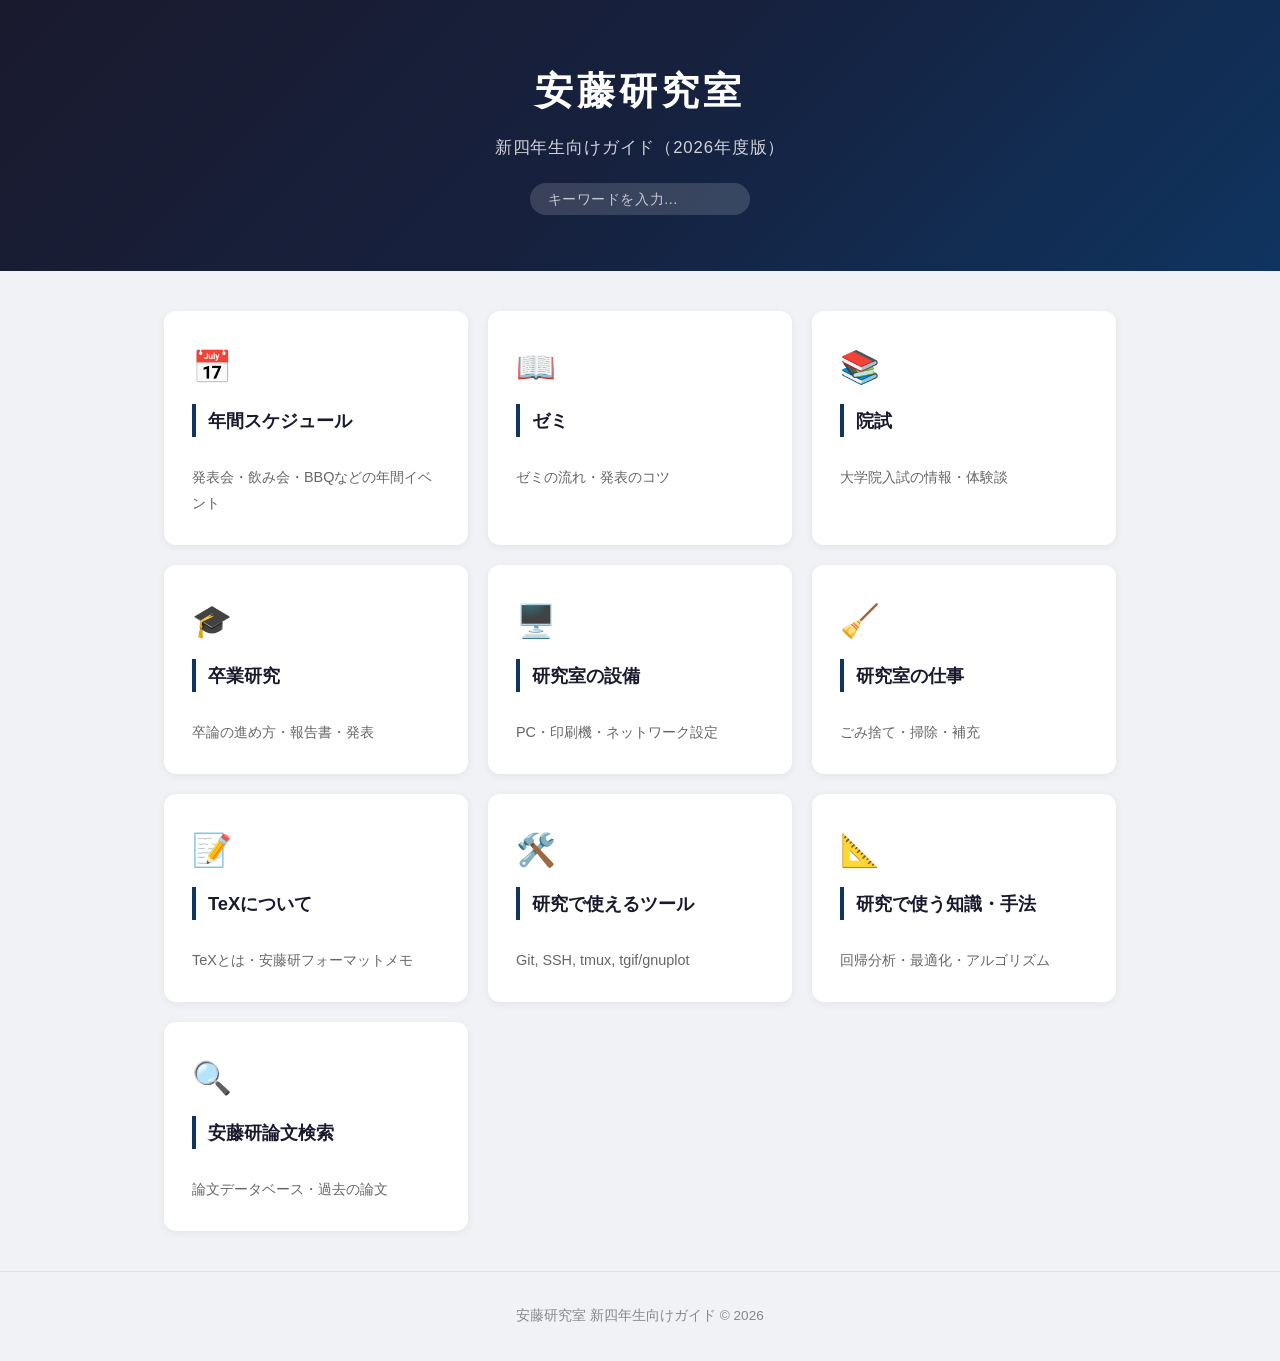
<file: index.html>
<!DOCTYPE html>
<html lang="ja">
<head>
  <meta charset="UTF-8">
  <meta name="viewport" content="width=device-width, initial-scale=1.0">
  <title>安藤研究室 新四年生向けガイド</title>
  <link rel="stylesheet" href="style.css">
</head>
<body>

  <header>
    <div class="header-inner">
      <h1>安藤研究室</h1>
      <p class="subtitle">新四年生向けガイド（2026年度版）</p>
      <form id="secret-search" onsubmit="return false;">
        <input
          type="text"
          id="secret-input"
          placeholder="キーワードを入力..."
          autocomplete="off"
        >
      </form>
    </div>
  </header>

  <main class="home">
    <div class="card-grid">
      <a href="schedule.html" class="card">
        <div class="card-icon">📅</div>
        <h2>年間スケジュール</h2>
        <p>発表会・飲み会・BBQなどの年間イベント</p>
      </a>
      <a href="seminar.html" class="card">
        <div class="card-icon">📖</div>
        <h2>ゼミ</h2>
        <p>ゼミの流れ・発表のコツ</p>
      </a>
      <a href="exam.html" class="card">
        <div class="card-icon">📚</div>
        <h2>院試</h2>
        <p>大学院入試の情報・体験談</p>
      </a>
      <a href="thesis.html" class="card">
        <div class="card-icon">🎓</div>
        <h2>卒業研究</h2>
        <p>卒論の進め方・報告書・発表</p>
      </a>
      <a href="equipment.html" class="card">
        <div class="card-icon">🖥️</div>
        <h2>研究室の設備</h2>
        <p>PC・印刷機・ネットワーク設定</p>
      </a>
      <a href="duties.html" class="card">
        <div class="card-icon">🧹</div>
        <h2>研究室の仕事</h2>
        <p>ごみ捨て・掃除・補充 </p>
      </a>
      <a href="tex.html" class="card">
        <div class="card-icon">📝</div>
        <h2>TeXについて</h2>
        <p>TeXとは・安藤研フォーマットメモ</p>
      </a>
      <a href="tools.html" class="card">
        <div class="card-icon">🛠️</div>
        <h2>研究で使えるツール</h2>
        <p>Git, SSH, tmux, tgif/gnuplot</p>
      </a>
      <a href="methods.html" class="card">
        <div class="card-icon">📐</div>
        <h2>研究で使う知識・手法</h2>
        <p>回帰分析・最適化・アルゴリズム</p>
      </a>
      <a href="papers.html" class="card">
        <div class="card-icon">🔍</div>
        <h2>安藤研論文検索</h2>
        <p>論文データベース・過去の論文</p>
      </a>
    </div>
  </main>

  <footer>
    <p>安藤研究室 新四年生向けガイド &copy; 2026</p>
  </footer>

  <script>
    const pages = [
      { url: 'schedule.html',  label: '年間スケジュール', keywords: ['スケジュール','年間','イベント','飲み会','bbq','発表会','行事'] },
      { url: 'seminar.html',   label: 'ゼミ',             keywords: ['ゼミ','セミナー','発表','輪読','プレゼン'] },
      { url: 'exam.html',      label: '院試',             keywords: ['院試','大学院','入試','試験'] },
      { url: 'thesis.html',    label: '卒業研究',         keywords: ['卒論','卒業研究','報告書','中間発表','最終発表'] },
      { url: 'tools.html',     label: 'ツール',           keywords: ['ツール','git','ssh','tmux','tgif','gnuplot','環境'] },
      { url: 'equipment.html', label: '研究室の設備',     keywords: ['設備','pc','パソコン','印刷','プリンター','ネットワーク','wifi'] },
      { url: 'duties.html',    label: '研究室の仕事',     keywords: ['仕事','当番','ごみ','掃除','補充','役割'] },
      { url: 'papers.html',    label: '論文検索',         keywords: ['論文','ペーパー','文献','研究','検索','データベース'] },
      { url: 'methods.html',   label: '研究手法',         keywords: ['手法','回帰','最適化','アルゴリズム','数学','統計'] },
      { url: 'tex.html',       label: 'TeX',              keywords: ['tex','latex','レポート','フォーマット','数式'] },
      { url: 'feedback.html',  label: 'フィードバック',  keywords: ['意見','質問','フィードバック','github','匿名'] },
    ];

    const inp = document.getElementById('secret-input');
    let dropdown = null;

    function clearDropdown() {
      if (dropdown) { dropdown.remove(); dropdown = null; }
    }

    function showDropdown(hits) {
      clearDropdown();
      dropdown = document.createElement('ul');
      dropdown.id = 'search-dropdown';
      hits.forEach(p => {
        const li = document.createElement('li');
        const a = document.createElement('a');
        a.href = p.url;
        a.textContent = p.label;
        li.appendChild(a);
        dropdown.appendChild(li);
      });
      inp.parentElement.appendChild(dropdown);
    }

    inp.addEventListener('keydown', (e) => {
      if (e.key !== 'Enter') return;
      const val = inp.value.trim();
      if (!val) return;
      if (val.toUpperCase() === 'AKPS') {
        window.location.href = 'gd91.html';
        return;
      }
      const q = val.toLowerCase();
      const hits = pages.filter(p => p.keywords.some(k => k.includes(q) || q.includes(k)));
      if (hits.length === 1) {
        window.location.href = hits[0].url;
      } else if (hits.length > 1) {
        showDropdown(hits);
      } else {
        clearDropdown();
        inp.placeholder = '見つかりません';
        inp.value = '';
        setTimeout(() => inp.placeholder = 'キーワードを入力...', 2000);
      }
    });

    document.addEventListener('click', (e) => {
      if (dropdown && !dropdown.contains(e.target) && e.target !== inp) clearDropdown();
    });
  </script>

</body>
</html>
</file>
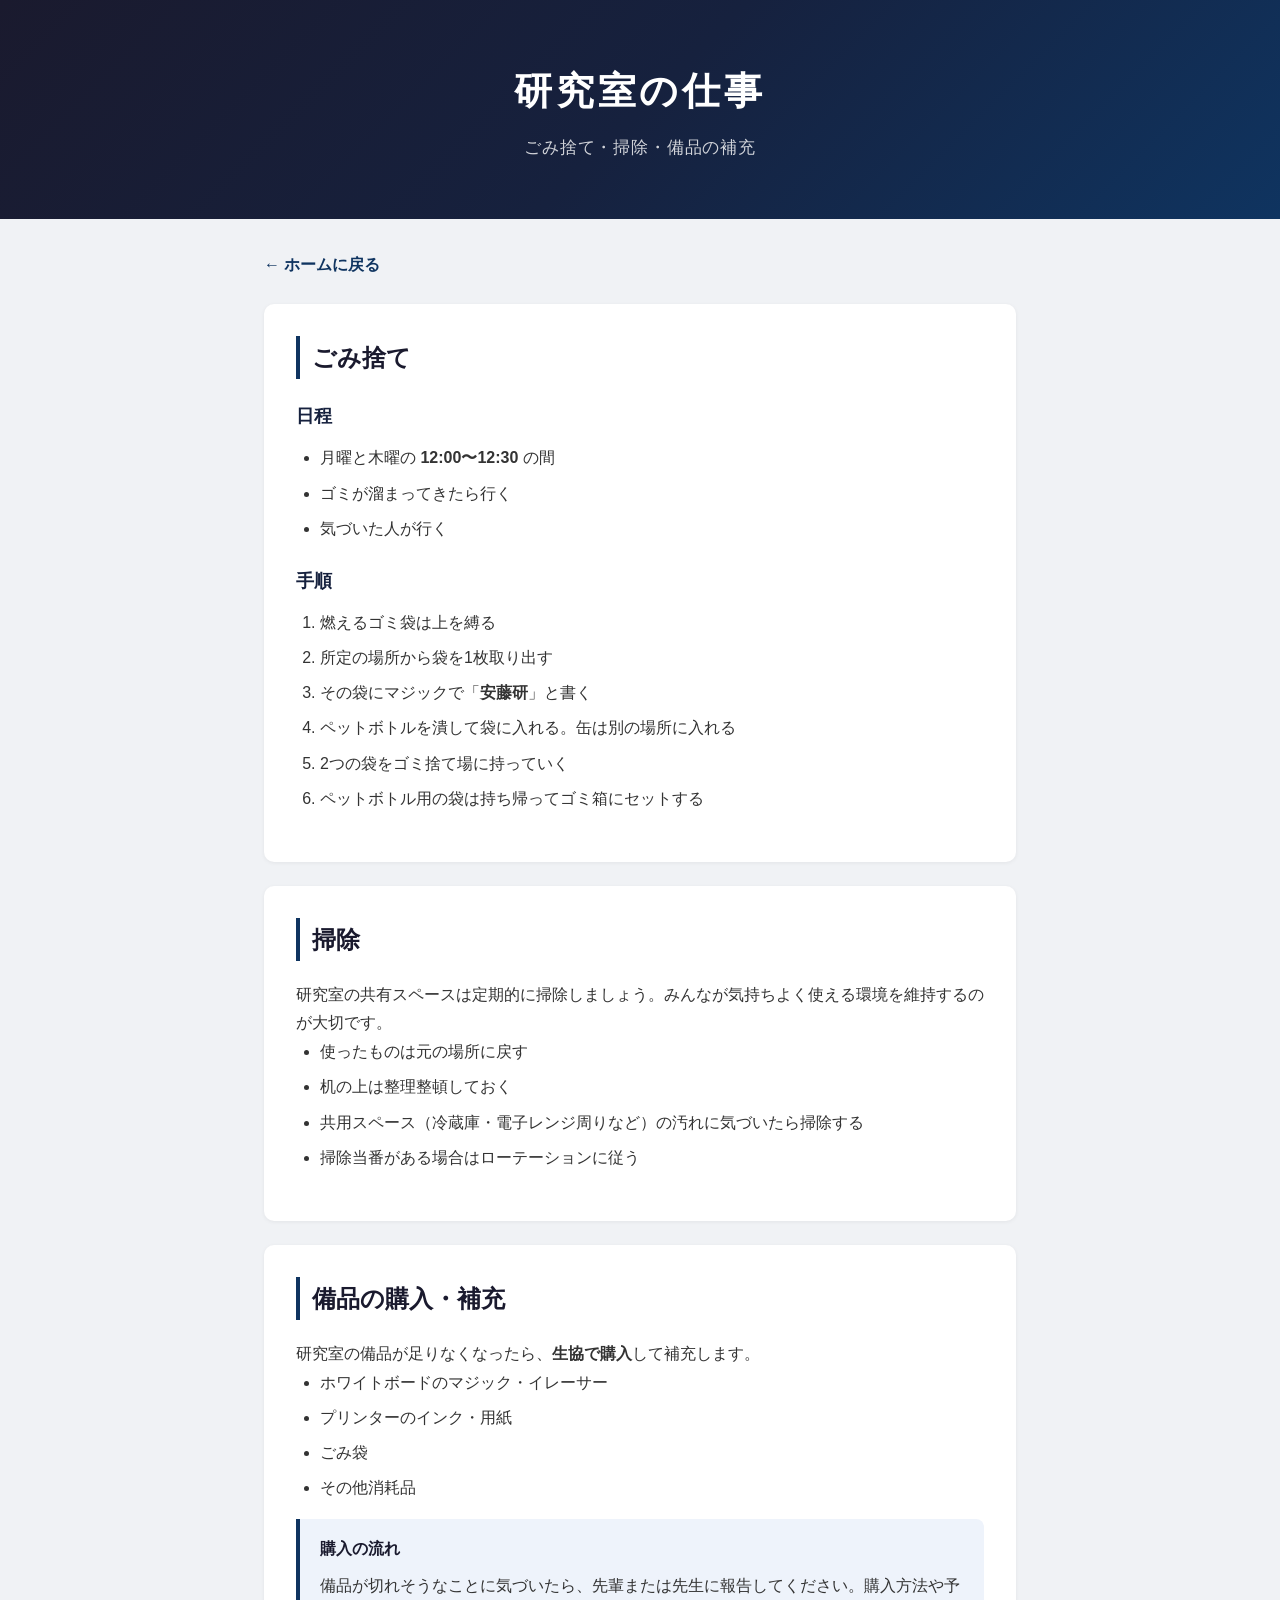
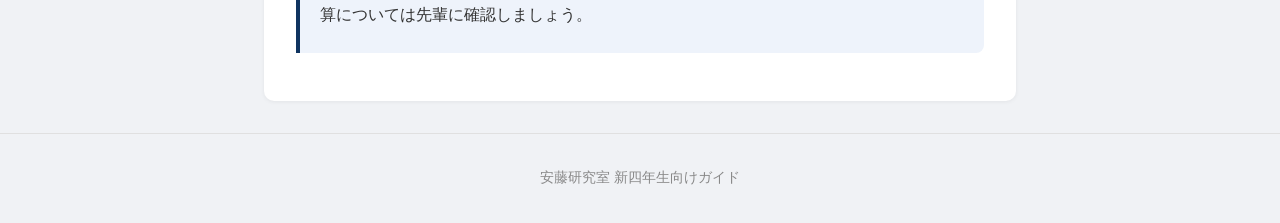
<file: duties.html>
<!DOCTYPE html>
<html lang="ja">
<head>
  <meta charset="UTF-8">
  <meta name="viewport" content="width=device-width, initial-scale=1.0">
  <title>研究室の仕事 — 安藤研究室</title>
  <link rel="stylesheet" href="style.css">
</head>
<body>
  <header>
    <div class="header-inner">
      <h1>研究室の仕事</h1>
      <p class="subtitle">ごみ捨て・掃除・備品の補充</p>
    </div>
  </header>
  <div class="subpage">
    <a href="index.html" class="back-link">&larr; ホームに戻る</a>

    <!-- ===== ごみ捨て ===== -->
    <section>
      <h2>ごみ捨て</h2>
      <h3>日程</h3>
      <ul>
        <li>月曜と木曜の <strong>12:00〜12:30</strong> の間</li>
        <li>ゴミが溜まってきたら行く</li>
        <li>気づいた人が行く</li>
      </ul>
      <h3>手順</h3>
      <ol>
        <li>燃えるゴミ袋は上を縛る</li>
        <li>所定の場所から袋を1枚取り出す</li>
        <li>その袋にマジックで「<strong>安藤研</strong>」と書く</li>
        <li>ペットボトルを潰して袋に入れる。缶は別の場所に入れる</li>
        <li>2つの袋をゴミ捨て場に持っていく</li>
        <li>ペットボトル用の袋は持ち帰ってゴミ箱にセットする</li>
      </ol>
    </section>

    <!-- ===== 掃除 ===== -->
    <section>
      <h2>掃除</h2>
      <p>研究室の共有スペースは定期的に掃除しましょう。みんなが気持ちよく使える環境を維持するのが大切です。</p>
      <ul>
        <li>使ったものは元の場所に戻す</li>
        <li>机の上は整理整頓しておく</li>
        <li>共用スペース（冷蔵庫・電子レンジ周りなど）の汚れに気づいたら掃除する</li>
        <li>掃除当番がある場合はローテーションに従う</li>
      </ul>
    </section>

    <!-- ===== 備品の購入・補充 ===== -->
    <section>
      <h2>備品の購入・補充</h2>
      <p>研究室の備品が足りなくなったら、<strong>生協で購入</strong>して補充します。</p>
      <ul>
        <li>ホワイトボードのマジック・イレーサー</li>
        <li>プリンターのインク・用紙</li>
        <li>ごみ袋</li>
        <li>その他消耗品</li>
      </ul>
      <div class="note">
        <h4>購入の流れ</h4>
        <p>備品が切れそうなことに気づいたら、先輩または先生に報告してください。購入方法や予算については先輩に確認しましょう。</p>
      </div>
    </section>

  </div>
  <footer><p>安藤研究室 新四年生向けガイド</p></footer>
</body>
</html>
</file>
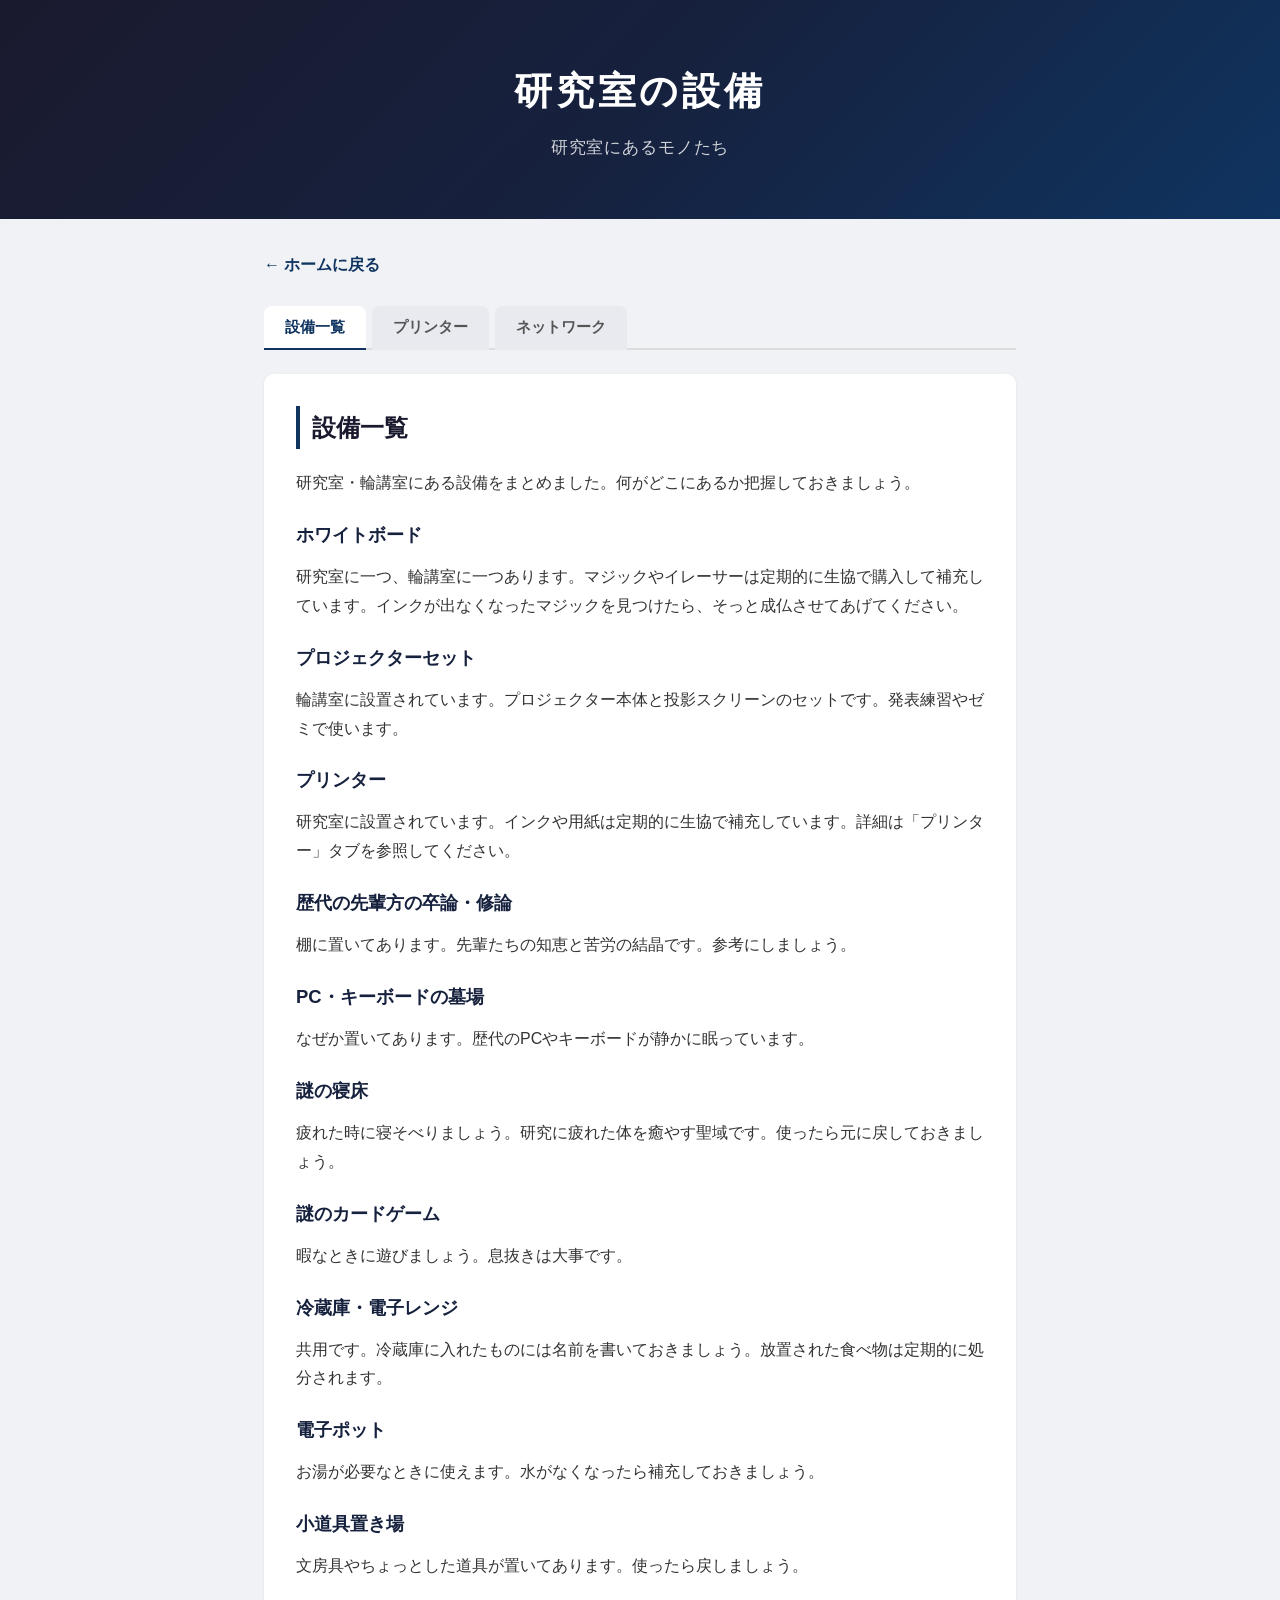
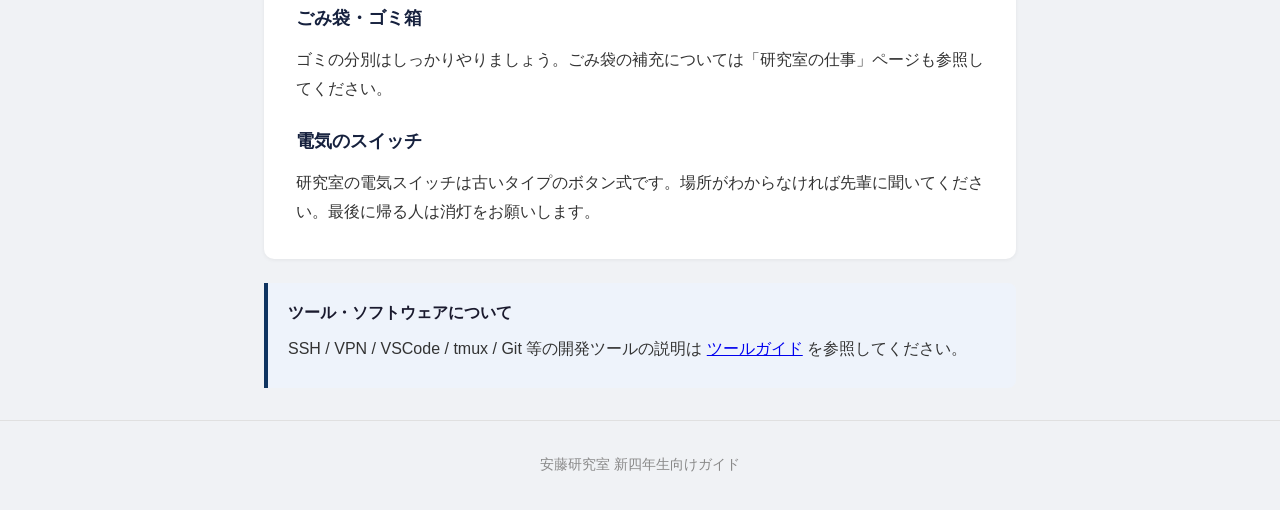
<file: equipment.html>
<!DOCTYPE html>
<html lang="ja">
<head>
  <meta charset="UTF-8">
  <meta name="viewport" content="width=device-width, initial-scale=1.0">
  <title>研究室の設備 — 安藤研究室</title>
  <link rel="stylesheet" href="style.css">
  <style>
    .tab-bar {
      display: flex;
      flex-wrap: wrap;
      gap: 0.4rem;
      margin-bottom: 1.5rem;
      border-bottom: 2px solid #ddd;
      padding-bottom: 0;
    }
    .tab-btn {
      padding: 0.65rem 1.3rem;
      border: none;
      background: #e8eaf0;
      color: #555;
      font-size: 0.95rem;
      font-weight: 600;
      border-radius: 8px 8px 0 0;
      cursor: pointer;
      transition: background 0.2s, color 0.2s;
      position: relative;
      bottom: -2px;
      border-bottom: 2px solid transparent;
    }
    .tab-btn:hover { background: #d0d4e0; color: #1a1a2e; }
    .tab-btn.active { background: #fff; color: #0f3460; border-bottom: 2px solid #0f3460; }
    .tab-content { display: none; }
    .tab-content.active { display: block; }
    @media (max-width: 600px) {
      .tab-btn { padding: 0.5rem 0.8rem; font-size: 0.82rem; }
    }
  </style>
</head>
<body>
  <header>
    <div class="header-inner">
      <h1>研究室の設備</h1>
      <p class="subtitle">研究室にあるモノたち</p>
    </div>
  </header>
  <div class="subpage">
    <a href="index.html" class="back-link">&larr; ホームに戻る</a>

    <div class="tab-bar">
      <button class="tab-btn active" data-tab="list">設備一覧</button>
      <button class="tab-btn" data-tab="printer">プリンター</button>
      <button class="tab-btn" data-tab="network">ネットワーク</button>
    </div>

    <!-- ===== 設備一覧 ===== -->
    <div class="tab-content active" id="tab-list">
      <section>
        <h2>設備一覧</h2>
        <p>研究室・輪講室にある設備をまとめました。何がどこにあるか把握しておきましょう。</p>

        <h3>ホワイトボード</h3>
        <p>研究室に一つ、輪講室に一つあります。マジックやイレーサーは定期的に生協で購入して補充しています。インクが出なくなったマジックを見つけたら、そっと成仏させてあげてください。</p>

        <h3>プロジェクターセット</h3>
        <p>輪講室に設置されています。プロジェクター本体と投影スクリーンのセットです。発表練習やゼミで使います。</p>

        <h3>プリンター</h3>
        <p>研究室に設置されています。インクや用紙は定期的に生協で補充しています。詳細は「プリンター」タブを参照してください。</p>

        <h3>歴代の先輩方の卒論・修論</h3>
        <p>棚に置いてあります。先輩たちの知恵と苦労の結晶です。参考にしましょう。</p>

        <h3>PC・キーボードの墓場</h3>
        <p>なぜか置いてあります。歴代のPCやキーボードが静かに眠っています。</p>

        <h3>謎の寝床</h3>
        <p>疲れた時に寝そべりましょう。研究に疲れた体を癒やす聖域です。使ったら元に戻しておきましょう。</p>

        <h3>謎のカードゲーム</h3>
        <p>暇なときに遊びましょう。息抜きは大事です。</p>

        <h3>冷蔵庫・電子レンジ</h3>
        <p>共用です。冷蔵庫に入れたものには名前を書いておきましょう。放置された食べ物は定期的に処分されます。</p>

        <h3>電子ポット</h3>
        <p>お湯が必要なときに使えます。水がなくなったら補充しておきましょう。</p>

        <h3>小道具置き場</h3>
        <p>文房具やちょっとした道具が置いてあります。使ったら戻しましょう。</p>

        <h3>ごみ袋・ゴミ箱</h3>
        <p>ゴミの分別はしっかりやりましょう。ごみ袋の補充については「研究室の仕事」ページも参照してください。</p>

        <h3>電気のスイッチ</h3>
        <p>研究室の電気スイッチは古いタイプのボタン式です。場所がわからなければ先輩に聞いてください。最後に帰る人は消灯をお願いします。</p>
      </section>

      <div class="note">
        <h4>ツール・ソフトウェアについて</h4>
        <p>SSH / VPN / VSCode / tmux / Git 等の開発ツールの説明は <a href="tools.html">ツールガイド</a> を参照してください。</p>
      </div>
    </div><!-- /tab-list -->

    <!-- ===== プリンター ===== -->
    <div class="tab-content" id="tab-printer">
      <section>
        <h2>プリンター</h2>
        <p>後で書く</p>
      </section>
    </div><!-- /tab-printer -->

    <!-- ===== ネットワーク ===== -->
    <div class="tab-content" id="tab-network">
      <section>
        <h2>ネットワーク</h2>
        <p>後で書く</p>
      </section>
    </div><!-- /tab-network -->

  </div><!-- /subpage -->
  <footer><p>安藤研究室 新四年生向けガイド</p></footer>

  <script>
    document.querySelectorAll('.tab-btn').forEach(btn => {
      btn.addEventListener('click', () => {
        document.querySelectorAll('.tab-btn').forEach(b => b.classList.remove('active'));
        document.querySelectorAll('.tab-content').forEach(c => c.classList.remove('active'));
        btn.classList.add('active');
        document.getElementById('tab-' + btn.dataset.tab).classList.add('active');
        window.scrollTo({ top: document.querySelector('.tab-bar').offsetTop - 20, behavior: 'smooth' });
      });
    });
  </script>
</body>
</html>
</file>
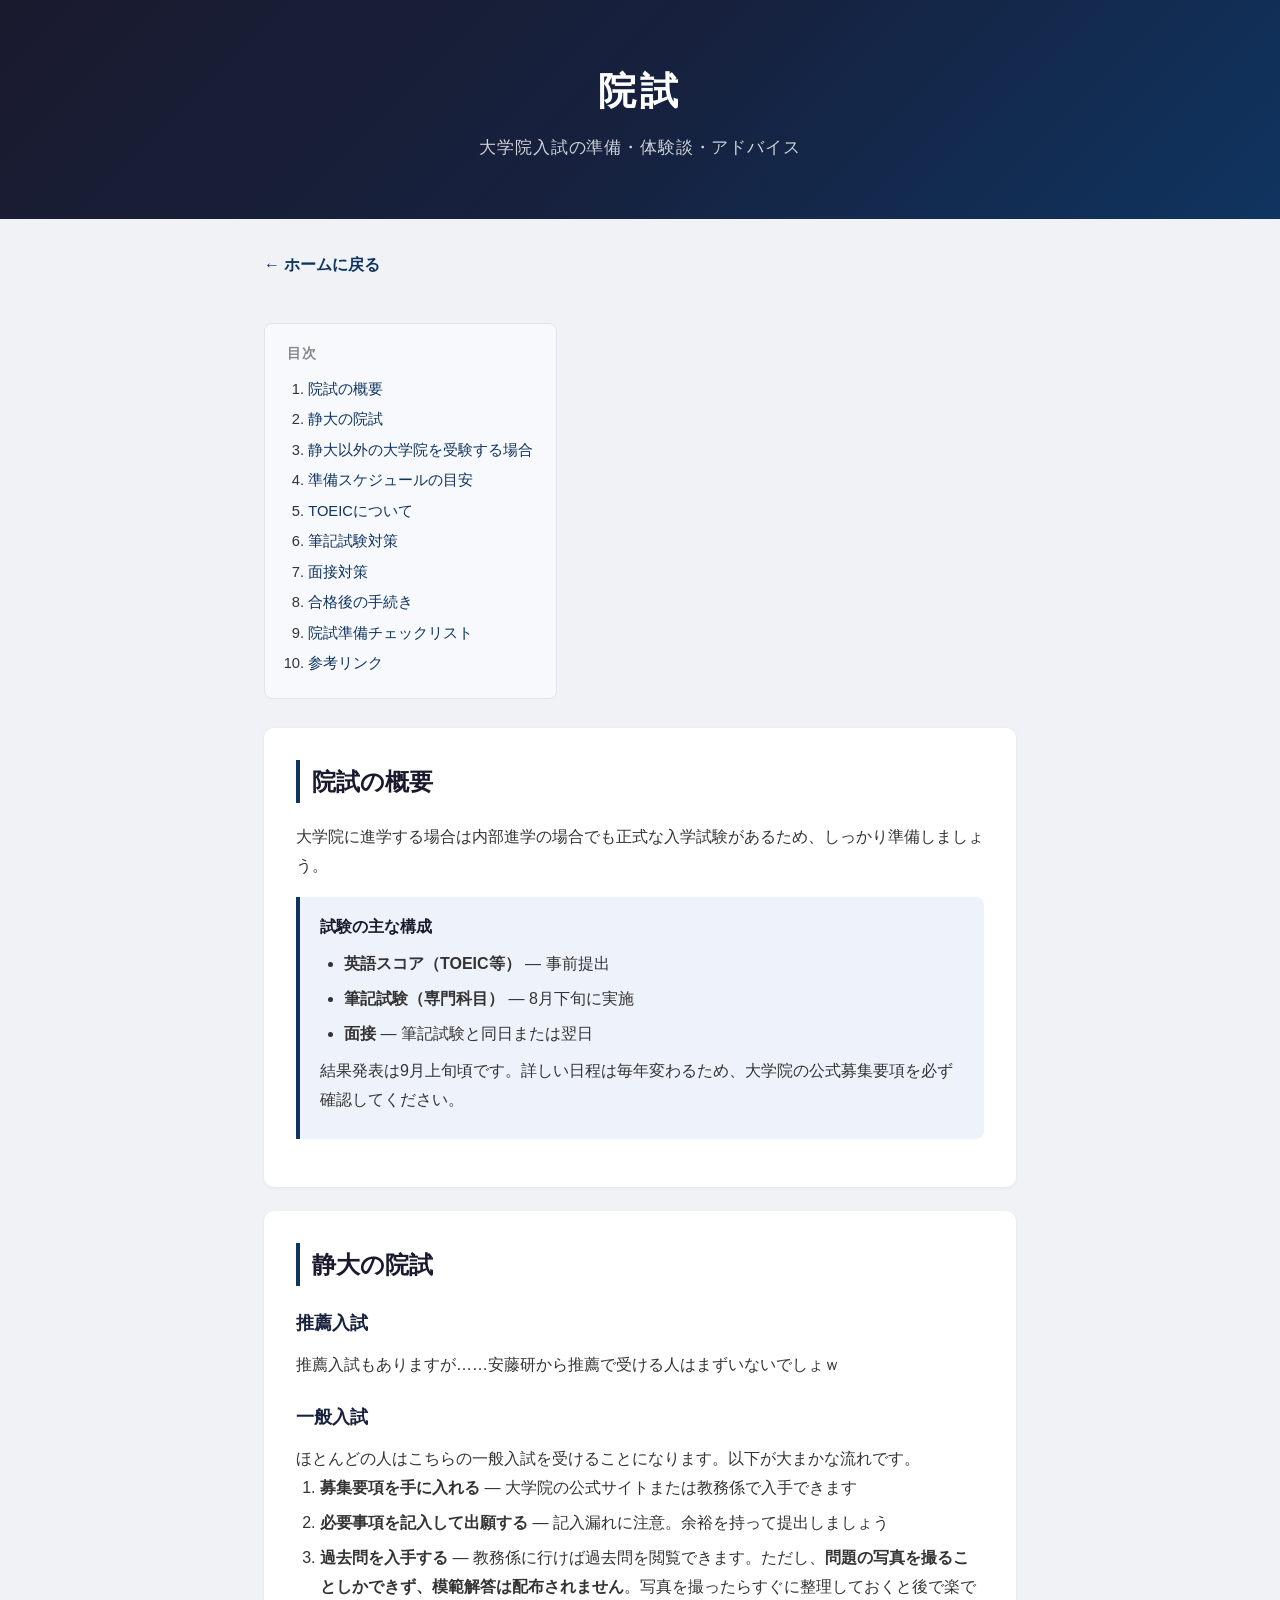
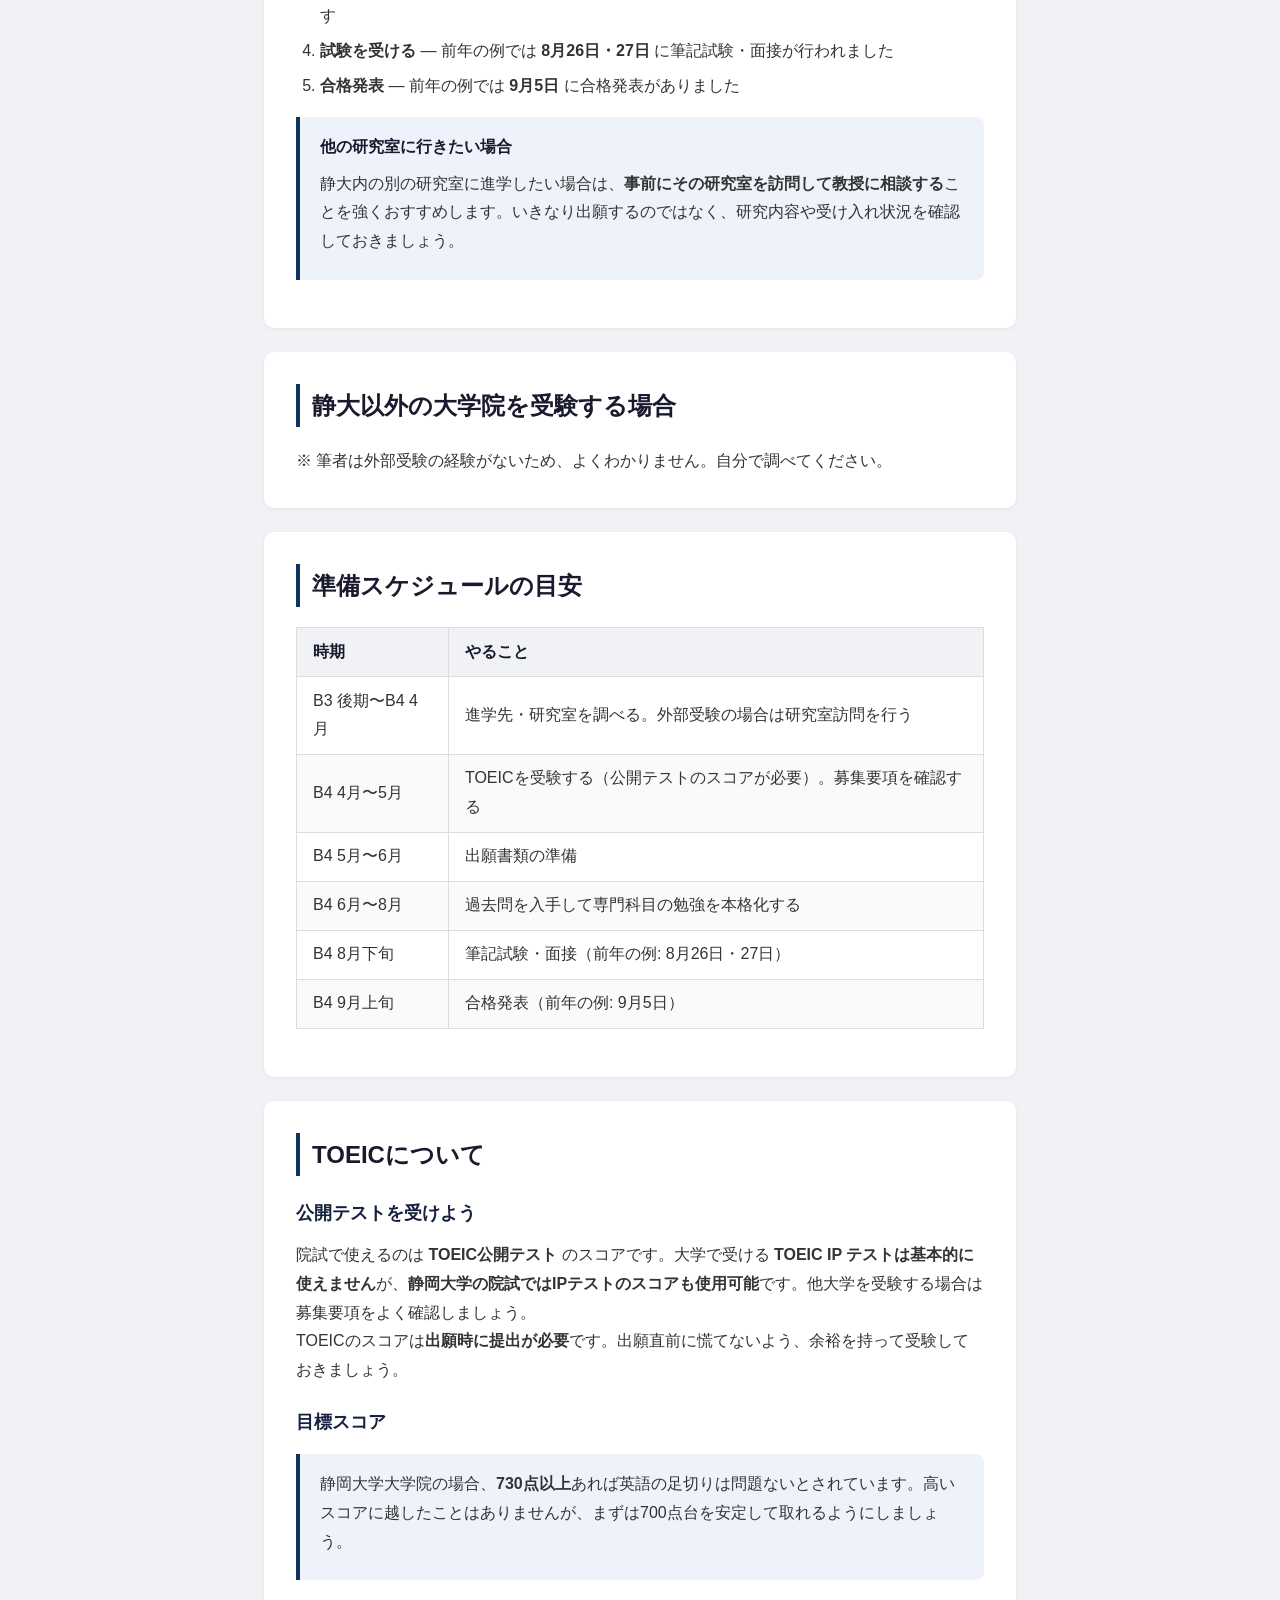
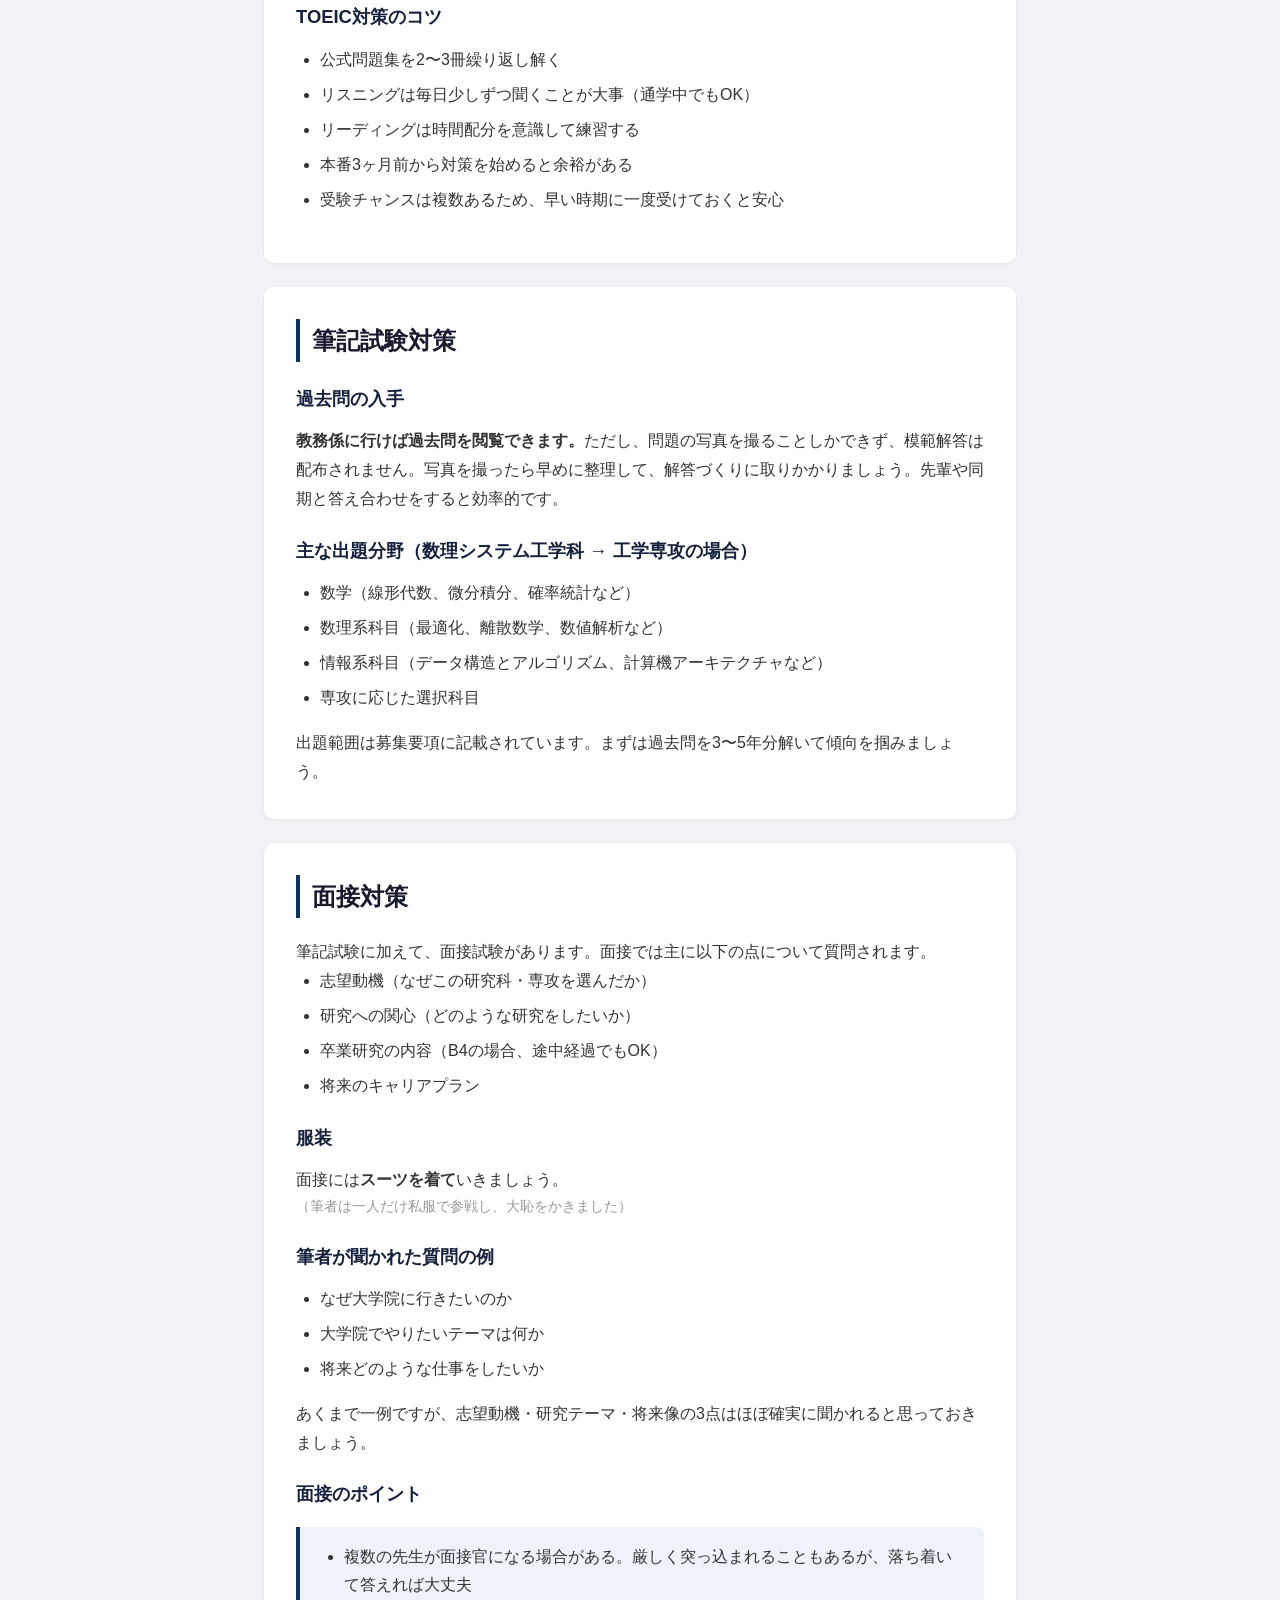
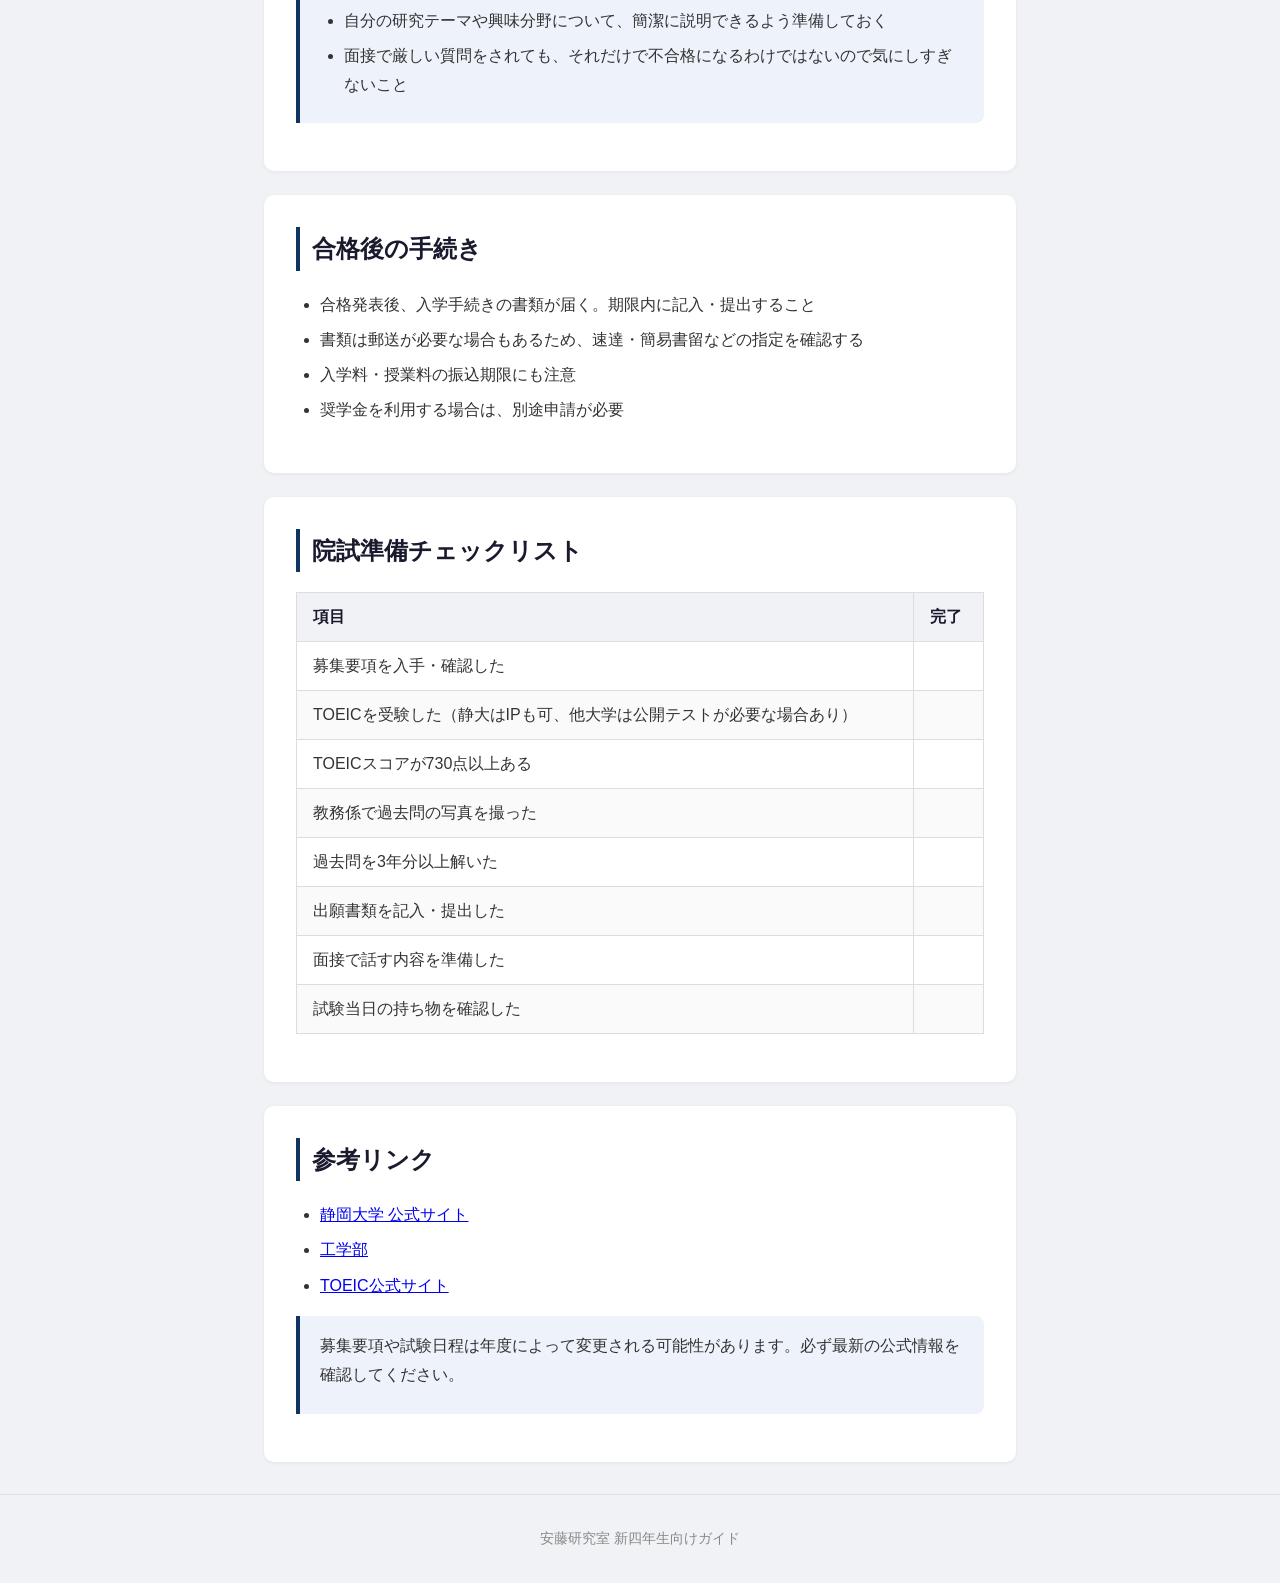
<file: exam.html>
<!DOCTYPE html>
<html lang="ja">
<head>
  <meta charset="UTF-8">
  <meta name="viewport" content="width=device-width, initial-scale=1.0">
  <title>院試 — 安藤研究室</title>
  <link rel="stylesheet" href="style.css">
</head>
<body>
  <header>
    <div class="header-inner">
      <h1>院試</h1>
      <p class="subtitle">大学院入試の準備・体験談・アドバイス</p>
    </div>
  </header>
  <div class="subpage">
    <a href="index.html" class="back-link">&larr; ホームに戻る</a>

    <nav class="toc">
      <div class="toc-title">目次</div>
      <ol>
        <li><a href="#overview">院試の概要</a></li>
        <li><a href="#shizuoka">静大の院試</a></li>
        <li><a href="#other">静大以外の大学院を受験する場合</a></li>
        <li><a href="#schedule">準備スケジュールの目安</a></li>
        <li><a href="#toeic">TOEICについて</a></li>
        <li><a href="#written">筆記試験対策</a></li>
        <li><a href="#interview">面接対策</a></li>
        <li><a href="#after">合格後の手続き</a></li>
        <li><a href="#checklist">院試準備チェックリスト</a></li>
        <li><a href="#links">参考リンク</a></li>
      </ol>
    </nav>

    <!-- ===== 概要 ===== -->
    <section id="overview">
      <h2>院試の概要</h2>
      <p>大学院に進学する場合は内部進学の場合でも正式な入学試験があるため、しっかり準備しましょう。</p>
      <div class="note">
        <h4>試験の主な構成</h4>
        <ul>
          <li><strong>英語スコア（TOEIC等）</strong> &mdash; 事前提出</li>
          <li><strong>筆記試験（専門科目）</strong> &mdash; 8月下旬に実施</li>
          <li><strong>面接</strong> &mdash; 筆記試験と同日または翌日</li>
        </ul>
        <p>結果発表は9月上旬頃です。詳しい日程は毎年変わるため、大学院の公式募集要項を必ず確認してください。</p>
      </div>
    </section>

    <!-- ===== 静大の院試 ===== -->
    <section id="shizuoka">
      <h2>静大の院試</h2>

      <h3>推薦入試</h3>
      <p>推薦入試もありますが……安藤研から推薦で受ける人はまずいないでしょｗ</p>

      <h3>一般入試</h3>
      <p>ほとんどの人はこちらの一般入試を受けることになります。以下が大まかな流れです。</p>
      <ol>
        <li><strong>募集要項を手に入れる</strong> &mdash; 大学院の公式サイトまたは教務係で入手できます</li>
        <li><strong>必要事項を記入して出願する</strong> &mdash; 記入漏れに注意。余裕を持って提出しましょう</li>
        <li><strong>過去問を入手する</strong> &mdash; 教務係に行けば過去問を閲覧できます。ただし、<strong>問題の写真を撮ることしかできず、模範解答は配布されません</strong>。写真を撮ったらすぐに整理しておくと後で楽です</li>
        <li><strong>試験を受ける</strong> &mdash; 前年の例では <strong>8月26日・27日</strong> に筆記試験・面接が行われました</li>
        <li><strong>合格発表</strong> &mdash; 前年の例では <strong>9月5日</strong> に合格発表がありました</li>
      </ol>
      <div class="note">
        <h4>他の研究室に行きたい場合</h4>
        <p>静大内の別の研究室に進学したい場合は、<strong>事前にその研究室を訪問して教授に相談する</strong>ことを強くおすすめします。いきなり出願するのではなく、研究内容や受け入れ状況を確認しておきましょう。</p>
      </div>
    </section>

    <!-- ===== 静大以外の院試 ===== -->
    <section id="other">
      <h2>静大以外の大学院を受験する場合</h2>
      <p>※ 筆者は外部受験の経験がないため、よくわかりません。自分で調べてください。</p>
    </section>

    <!-- ===== スケジュール ===== -->
    <section id="schedule">
      <h2>準備スケジュールの目安</h2>
      <table>
        <thead>
          <tr>
            <th>時期</th>
            <th>やること</th>
          </tr>
        </thead>
        <tbody>
          <tr>
            <td>B3 後期〜B4 4月</td>
            <td>進学先・研究室を調べる。外部受験の場合は研究室訪問を行う</td>
          </tr>
          <tr>
            <td>B4 4月〜5月</td>
            <td>TOEICを受験する（公開テストのスコアが必要）。募集要項を確認する</td>
          </tr>
          <tr>
            <td>B4 5月〜6月</td>
            <td>出願書類の準備</td>
          </tr>
          <tr>
            <td>B4 6月〜8月</td>
            <td>過去問を入手して専門科目の勉強を本格化する</td>
          </tr>
          <tr>
            <td>B4 8月下旬</td>
            <td>筆記試験・面接（前年の例: 8月26日・27日）</td>
          </tr>
          <tr>
            <td>B4 9月上旬</td>
            <td>合格発表（前年の例: 9月5日）</td>
          </tr>
        </tbody>
      </table>
    </section>

    <!-- ===== TOEIC ===== -->
    <section id="toeic">
      <h2>TOEICについて</h2>
      <h3>公開テストを受けよう</h3>
      <p>院試で使えるのは <strong>TOEIC公開テスト</strong> のスコアです。大学で受ける <strong>TOEIC IP テストは基本的に使えません</strong>が、<strong>静岡大学の院試ではIPテストのスコアも使用可能</strong>です。他大学を受験する場合は募集要項をよく確認しましょう。</p>
      <p>TOEICのスコアは<strong>出願時に提出が必要</strong>です。出願直前に慌てないよう、余裕を持って受験しておきましょう。</p>

      <h3>目標スコア</h3>
      <div class="note">
        <p>静岡大学大学院の場合、<strong>730点以上</strong>あれば英語の足切りは問題ないとされています。高いスコアに越したことはありませんが、まずは700点台を安定して取れるようにしましょう。</p>
      </div>

      <h3>TOEIC対策のコツ</h3>
      <ul>
        <li>公式問題集を2〜3冊繰り返し解く</li>
        <li>リスニングは毎日少しずつ聞くことが大事（通学中でもOK）</li>
        <li>リーディングは時間配分を意識して練習する</li>
        <li>本番3ヶ月前から対策を始めると余裕がある</li>
        <li>受験チャンスは複数あるため、早い時期に一度受けておくと安心</li>
      </ul>
    </section>

    <!-- ===== 筆記試験 ===== -->
    <section id="written">
      <h2>筆記試験対策</h2>
      <h3>過去問の入手</h3>
      <p><strong>教務係に行けば過去問を閲覧できます。</strong>ただし、問題の写真を撮ることしかできず、模範解答は配布されません。写真を撮ったら早めに整理して、解答づくりに取りかかりましょう。先輩や同期と答え合わせをすると効率的です。</p>

      <h3>主な出題分野（数理システム工学科 → 工学専攻の場合）</h3>
      <ul>
        <li>数学（線形代数、微分積分、確率統計など）</li>
        <li>数理系科目（最適化、離散数学、数値解析など）</li>
        <li>情報系科目（データ構造とアルゴリズム、計算機アーキテクチャなど）</li>
        <li>専攻に応じた選択科目</li>
      </ul>
      <p>出題範囲は募集要項に記載されています。まずは過去問を3〜5年分解いて傾向を掴みましょう。</p>
    </section>

    <!-- ===== 面接 ===== -->
    <section id="interview">
      <h2>面接対策</h2>
      <p>筆記試験に加えて、面接試験があります。面接では主に以下の点について質問されます。</p>
      <ul>
        <li>志望動機（なぜこの研究科・専攻を選んだか）</li>
        <li>研究への関心（どのような研究をしたいか）</li>
        <li>卒業研究の内容（B4の場合、途中経過でもOK）</li>
        <li>将来のキャリアプラン</li>
      </ul>

      <h3>服装</h3>
      <p>面接には<strong>スーツを着て</strong>いきましょう。</p>
      <p style="color: #999; font-size: 0.85em;">（筆者は一人だけ私服で参戦し、大恥をかきました）</p>

      <h3>筆者が聞かれた質問の例</h3>
      <ul>
        <li>なぜ大学院に行きたいのか</li>
        <li>大学院でやりたいテーマは何か</li>
        <li>将来どのような仕事をしたいか</li>
      </ul>
      <p>あくまで一例ですが、志望動機・研究テーマ・将来像の3点はほぼ確実に聞かれると思っておきましょう。</p>

      <h3>面接のポイント</h3>
      <div class="note">
        <ul>
          <li>複数の先生が面接官になる場合がある。厳しく突っ込まれることもあるが、落ち着いて答えれば大丈夫</li>
          <li>自分の研究テーマや興味分野について、簡潔に説明できるよう準備しておく</li>
          <li>面接で厳しい質問をされても、それだけで不合格になるわけではないので気にしすぎないこと</li>
        </ul>
      </div>
    </section>

    <!-- ===== 入学手続き ===== -->
    <section id="after">
      <h2>合格後の手続き</h2>
      <ul>
        <li>合格発表後、入学手続きの書類が届く。期限内に記入・提出すること</li>
        <li>書類は郵送が必要な場合もあるため、速達・簡易書留などの指定を確認する</li>
        <li>入学料・授業料の振込期限にも注意</li>
        <li>奨学金を利用する場合は、別途申請が必要</li>
      </ul>
    </section>



    <!-- ===== チェックリスト ===== -->
    <section id="checklist">
      <h2>院試準備チェックリスト</h2>
      <table>
        <thead>
          <tr>
            <th>項目</th>
            <th>完了</th>
          </tr>
        </thead>
        <tbody>
          <tr>
            <td>募集要項を入手・確認した</td>
            <td></td>
          </tr>
          <tr>
            <td>TOEICを受験した（静大はIPも可、他大学は公開テストが必要な場合あり）</td>
            <td></td>
          </tr>
          <tr>
            <td>TOEICスコアが730点以上ある</td>
            <td></td>
          </tr>
          <tr>
            <td>教務係で過去問の写真を撮った</td>
            <td></td>
          </tr>
          <tr>
            <td>過去問を3年分以上解いた</td>
            <td></td>
          </tr>
          <tr>
            <td>出願書類を記入・提出した</td>
            <td></td>
          </tr>
          <tr>
            <td>面接で話す内容を準備した</td>
            <td></td>
          </tr>
          <tr>
            <td>試験当日の持ち物を確認した</td>
            <td></td>
          </tr>
        </tbody>
      </table>
    </section>

    <!-- ===== リンク ===== -->
    <section id="links">
      <h2>参考リンク</h2>
      <ul>
        <li><a href="https://www.shizuoka.ac.jp/" target="_blank" rel="noopener">静岡大学 公式サイト</a></li>
        <li><a href="https://www.eng.shizuoka.ac.jp/" target="_blank" rel="noopener">工学部</a></li>
        <li><a href="https://www.iisc.toeic.or.jp/" target="_blank" rel="noopener">TOEIC公式サイト</a></li>
      </ul>
      <div class="note">
        <p>募集要項や試験日程は年度によって変更される可能性があります。必ず最新の公式情報を確認してください。</p>
      </div>
    </section>

  </div>
  <footer><p>安藤研究室 新四年生向けガイド</p></footer>
</body>
</html>
</file>
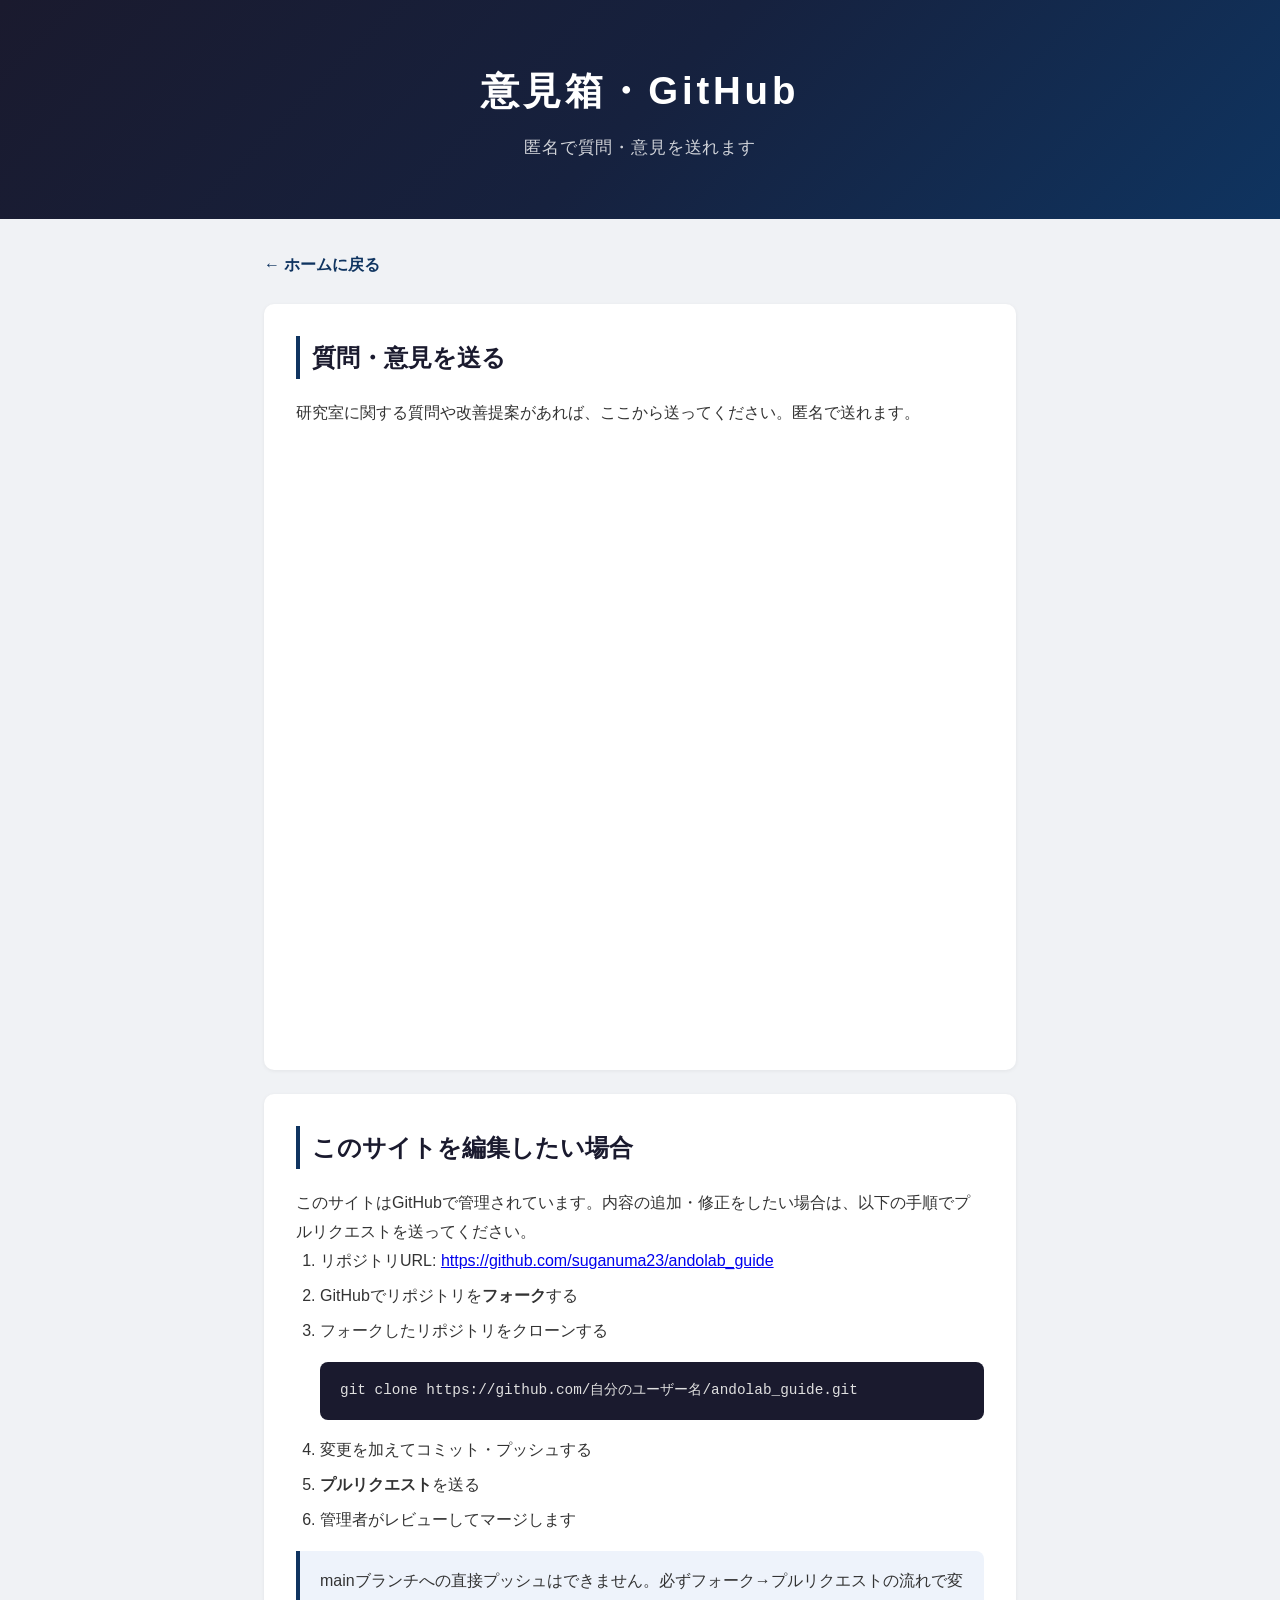
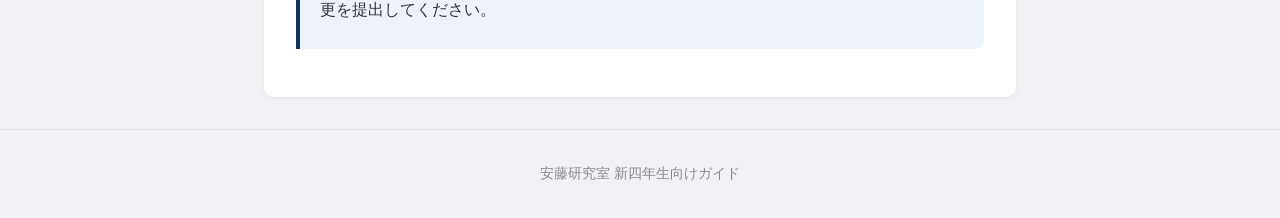
<file: feedback.html>
<!DOCTYPE html>
<html lang="ja">
<head>
  <meta charset="UTF-8">
  <meta name="viewport" content="width=device-width, initial-scale=1.0">
  <title>意見箱・GitHub — 安藤研究室</title>
  <link rel="stylesheet" href="style.css">
</head>
<body>
  <header>
    <div class="header-inner">
      <h1>意見箱・GitHub</h1>
      <p class="subtitle">匿名で質問・意見を送れます</p>
    </div>
  </header>
  <div class="subpage">
    <a href="index.html" class="back-link">&larr; ホームに戻る</a>

    <section>
      <h2>質問・意見を送る</h2>
      <p>研究室に関する質問や改善提案があれば、ここから送ってください。匿名で送れます。</p>
      <iframe
        src="https://docs.google.com/forms/d/e/1FAIpQLScMFDC1Q3WQMEMTSs88UvjImdTi-tQxabXPk2VvIPNcVEaQhQ/viewform?embedded=true"
        width="100%"
        height="600"
        frameborder="0"
        marginheight="0"
        marginwidth="0"
        style="border-radius: 8px;"
      >読み込んでいます…</iframe>
    </section>

    <section>
      <h2>このサイトを編集したい場合</h2>
      <p>このサイトはGitHubで管理されています。内容の追加・修正をしたい場合は、以下の手順でプルリクエストを送ってください。</p>
      <ol>
        <li>リポジトリURL: <a href="https://github.com/suganuma23/andolab_guide" target="_blank">https://github.com/suganuma23/andolab_guide</a></li>
        <li>GitHubでリポジトリを<strong>フォーク</strong>する</li>
        <li>フォークしたリポジトリをクローンする
          <pre><code>git clone https://github.com/自分のユーザー名/andolab_guide.git</code></pre>
        </li>
        <li>変更を加えてコミット・プッシュする</li>
        <li><strong>プルリクエスト</strong>を送る</li>
        <li>管理者がレビューしてマージします</li>
      </ol>
      <div class="note">
        <p>mainブランチへの直接プッシュはできません。必ずフォーク→プルリクエストの流れで変更を提出してください。</p>
      </div>
    </section>
  </div>
  <footer><p>安藤研究室 新四年生向けガイド</p></footer>

</body>
</html>
</file>
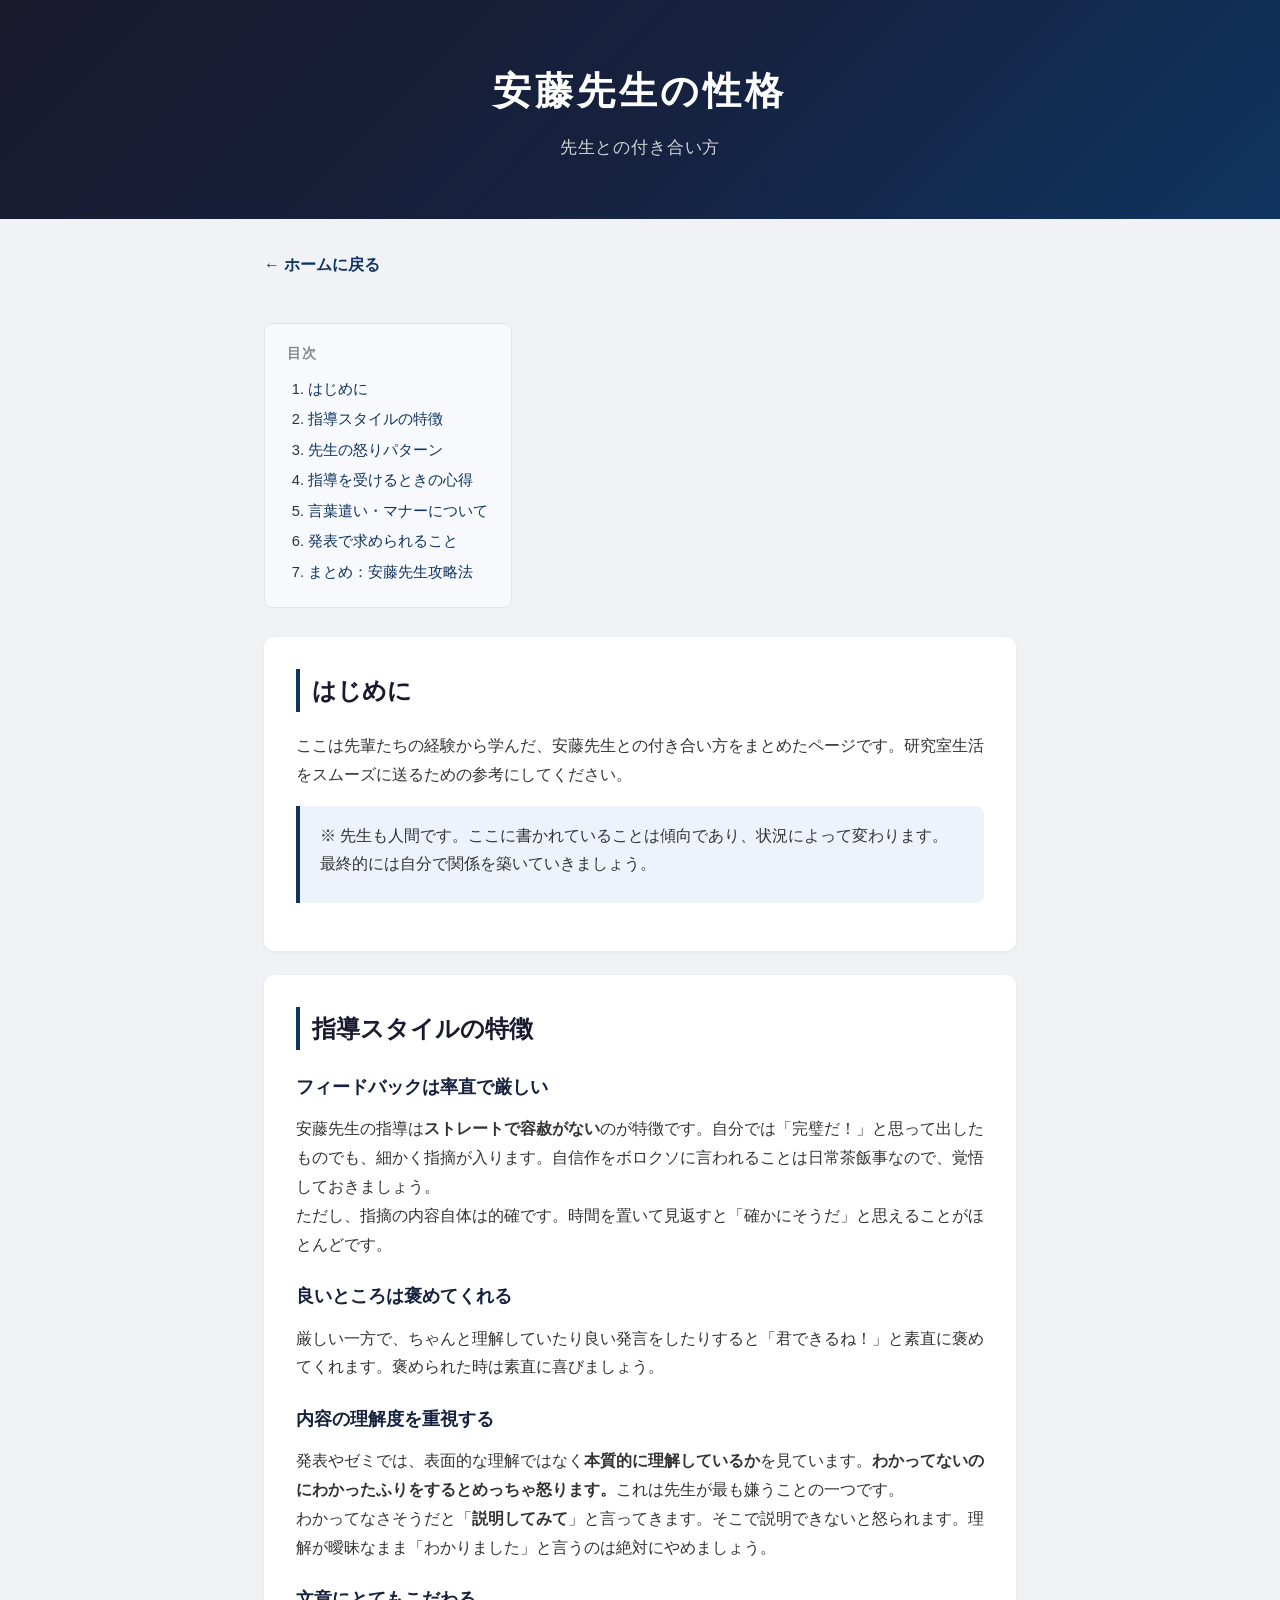
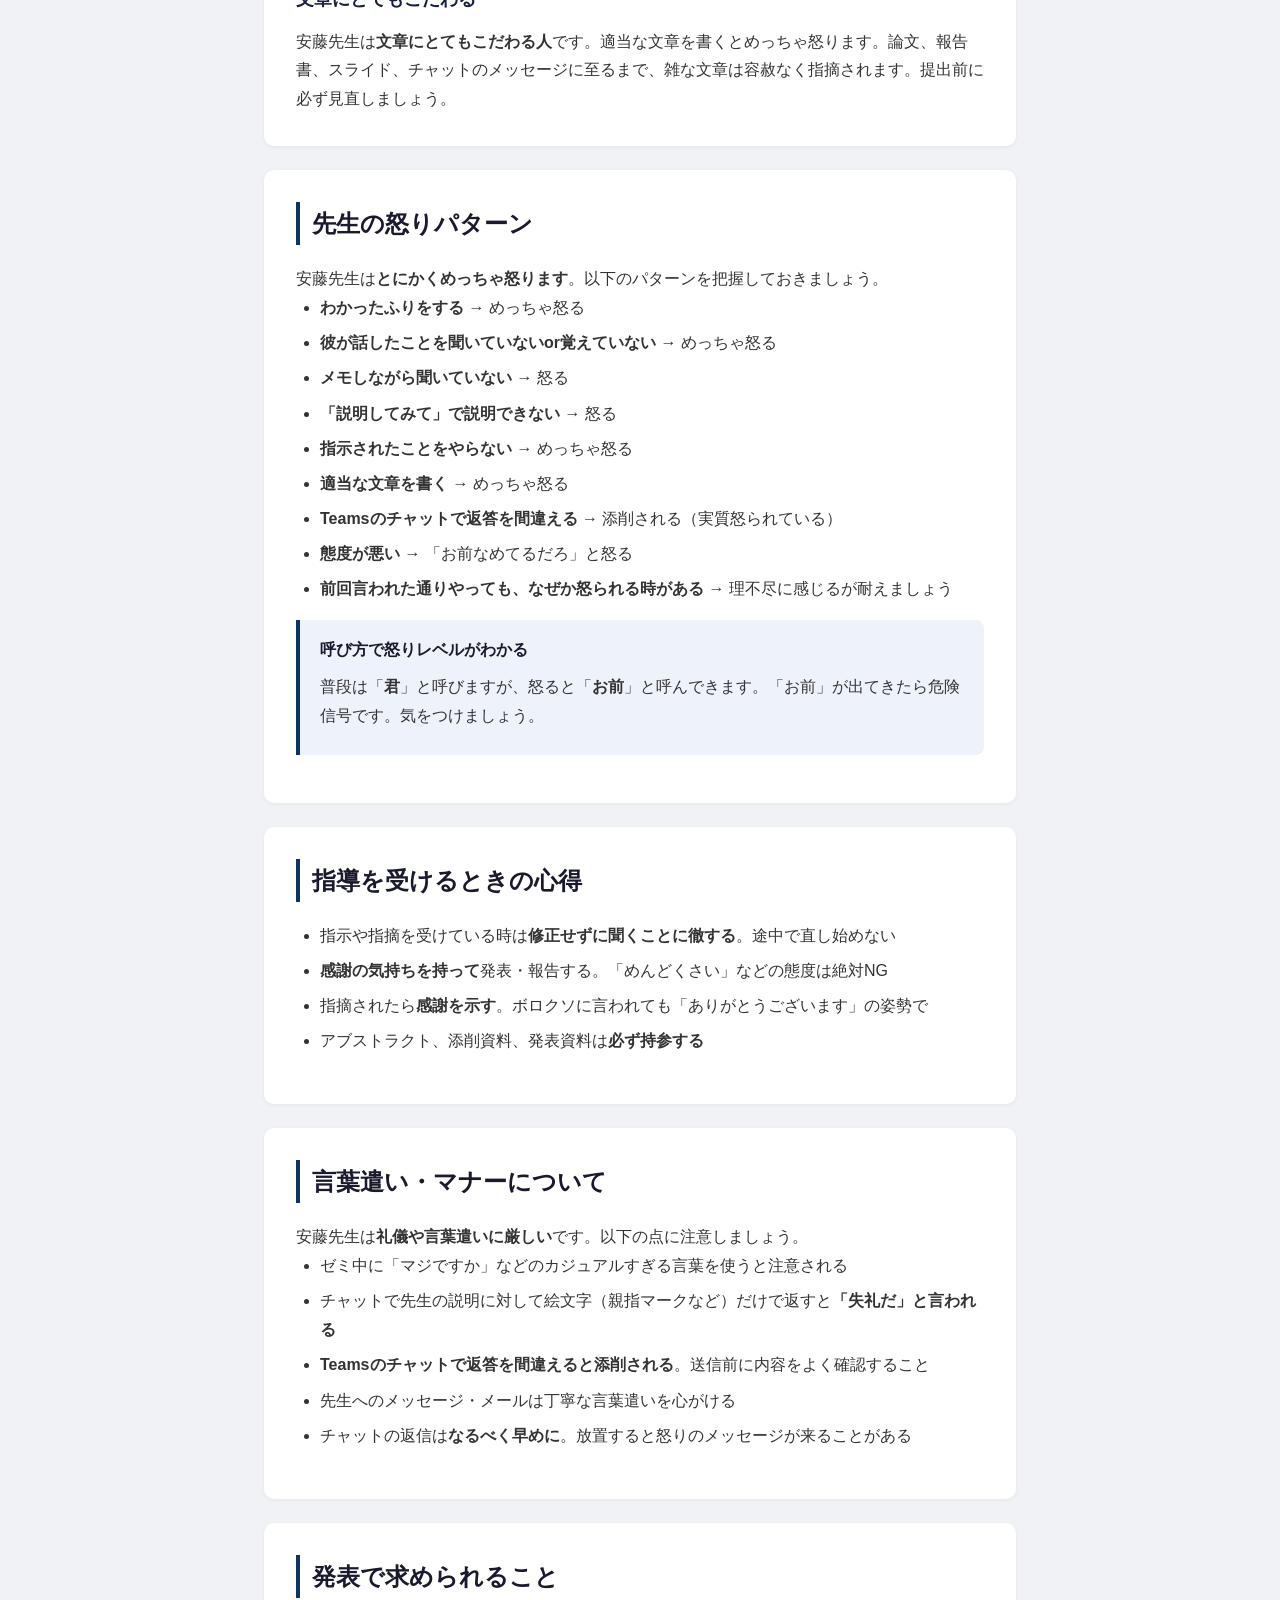
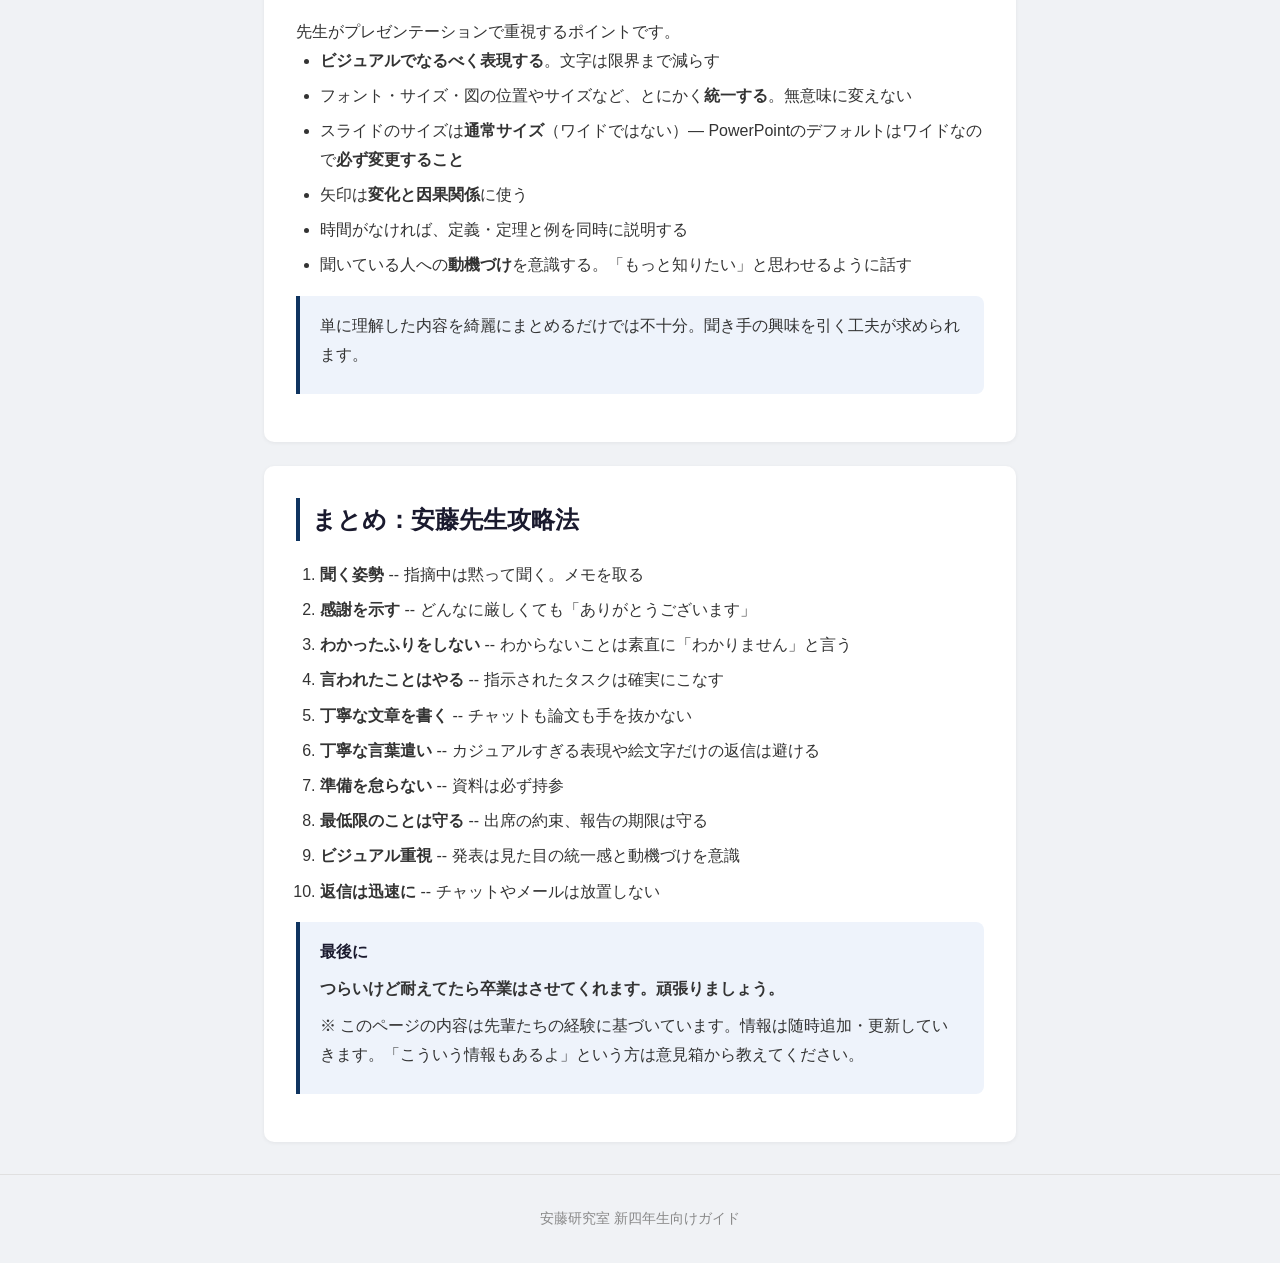
<file: gd91.html>
<!DOCTYPE html>
<html lang="ja">
<head>
  <meta charset="UTF-8">
  <meta name="viewport" content="width=device-width, initial-scale=1.0">
  <title>安藤先生の性格 — 安藤研究室</title>
  <link rel="stylesheet" href="style.css">
</head>
<body>
  <header>
    <div class="header-inner">
      <h1>安藤先生の性格</h1>
      <p class="subtitle">先生との付き合い方</p>
    </div>
  </header>
  <div class="subpage">
    <a href="index.html" class="back-link">&larr; ホームに戻る</a>

    <nav class="toc">
      <div class="toc-title">目次</div>
      <ol>
        <li><a href="#intro">はじめに</a></li>
        <li><a href="#style">指導スタイルの特徴</a></li>
        <li><a href="#anger">先生の怒りパターン</a></li>
        <li><a href="#mindset">指導を受けるときの心得</a></li>
        <li><a href="#manner">言葉遣い・マナーについて</a></li>
        <li><a href="#presentation">発表で求められること</a></li>
        <li><a href="#summary">まとめ：安藤先生攻略法</a></li>
      </ol>
    </nav>

    <section id="intro">
      <h2>はじめに</h2>
      <p>ここは先輩たちの経験から学んだ、安藤先生との付き合い方をまとめたページです。研究室生活をスムーズに送るための参考にしてください。</p>
      <div class="note">
        <p>※ 先生も人間です。ここに書かれていることは傾向であり、状況によって変わります。最終的には自分で関係を築いていきましょう。</p>
      </div>
    </section>

    <section id="style">
      <h2>指導スタイルの特徴</h2>

      <h3>フィードバックは率直で厳しい</h3>
      <p>安藤先生の指導は<strong>ストレートで容赦がない</strong>のが特徴です。自分では「完璧だ！」と思って出したものでも、細かく指摘が入ります。自信作をボロクソに言われることは日常茶飯事なので、覚悟しておきましょう。</p>
      <p>ただし、指摘の内容自体は的確です。時間を置いて見返すと「確かにそうだ」と思えることがほとんどです。</p>

      <h3>良いところは褒めてくれる</h3>
      <p>厳しい一方で、ちゃんと理解していたり良い発言をしたりすると「君できるね！」と素直に褒めてくれます。褒められた時は素直に喜びましょう。</p>

      <h3>内容の理解度を重視する</h3>
      <p>発表やゼミでは、表面的な理解ではなく<strong>本質的に理解しているか</strong>を見ています。<strong>わかってないのにわかったふりをするとめっちゃ怒ります。</strong>これは先生が最も嫌うことの一つです。</p>
      <p>わかってなさそうだと「<strong>説明してみて</strong>」と言ってきます。そこで説明できないと怒られます。理解が曖昧なまま「わかりました」と言うのは絶対にやめましょう。</p>

      <h3>文章にとてもこだわる</h3>
      <p>安藤先生は<strong>文章にとてもこだわる人</strong>です。適当な文章を書くとめっちゃ怒ります。論文、報告書、スライド、チャットのメッセージに至るまで、雑な文章は容赦なく指摘されます。提出前に必ず見直しましょう。</p>

    </section>

    <section id="anger">
      <h2>先生の怒りパターン</h2>
      <p>安藤先生は<strong>とにかくめっちゃ怒ります</strong>。以下のパターンを把握しておきましょう。</p>
      <ul>
        <li><strong>わかったふりをする</strong> → めっちゃ怒る</li>
        <li><strong>彼が話したことを聞いていないor覚えていない</strong> → めっちゃ怒る</li>
        <li><strong>メモしながら聞いていない</strong> → 怒る</li>
        <li><strong>「説明してみて」で説明できない</strong> → 怒る</li>
        <li><strong>指示されたことをやらない</strong> → めっちゃ怒る</li>
        <li><strong>適当な文章を書く</strong> → めっちゃ怒る</li>
        <li><strong>Teamsのチャットで返答を間違える</strong> → 添削される（実質怒られている）</li>
        <li><strong>態度が悪い</strong> → 「お前なめてるだろ」と怒る</li>
        <li><strong>前回言われた通りやっても、なぜか怒られる時がある</strong> → 理不尽に感じるが耐えましょう</li>
      </ul>
      <div class="note">
        <h4>呼び方で怒りレベルがわかる</h4>
        <p>普段は「<strong>君</strong>」と呼びますが、怒ると「<strong>お前</strong>」と呼んできます。「お前」が出てきたら危険信号です。気をつけましょう。</p>
      </div>
    </section>

    <section id="mindset">
      <h2>指導を受けるときの心得</h2>
      <ul>
        <li>指示や指摘を受けている時は<strong>修正せずに聞くことに徹する</strong>。途中で直し始めない</li>
        <li><strong>感謝の気持ちを持って</strong>発表・報告する。「めんどくさい」などの態度は絶対NG</li>
        <li>指摘されたら<strong>感謝を示す</strong>。ボロクソに言われても「ありがとうございます」の姿勢で</li>
        <li>アブストラクト、添削資料、発表資料は<strong>必ず持参する</strong></li>
      </ul>
    </section>

    <section id="manner">
      <h2>言葉遣い・マナーについて</h2>
      <p>安藤先生は<strong>礼儀や言葉遣いに厳しい</strong>です。以下の点に注意しましょう。</p>
      <ul>
        <li>ゼミ中に「マジですか」などのカジュアルすぎる言葉を使うと注意される</li>
        <li>チャットで先生の説明に対して絵文字（親指マークなど）だけで返すと<strong>「失礼だ」と言われる</strong></li>
        <li><strong>Teamsのチャットで返答を間違えると添削される</strong>。送信前に内容をよく確認すること</li>
        <li>先生へのメッセージ・メールは丁寧な言葉遣いを心がける</li>
        <li>チャットの返信は<strong>なるべく早めに</strong>。放置すると怒りのメッセージが来ることがある</li>
      </ul>
    </section>

    <section id="presentation">
      <h2>発表で求められること</h2>
      <p>先生がプレゼンテーションで重視するポイントです。</p>
      <ul>
        <li><strong>ビジュアルでなるべく表現する</strong>。文字は限界まで減らす</li>
        <li>フォント・サイズ・図の位置やサイズなど、とにかく<strong>統一する</strong>。無意味に変えない</li>
        <li>スライドのサイズは<strong>通常サイズ</strong>（ワイドではない）— PowerPointのデフォルトはワイドなので<strong>必ず変更すること</strong></li>
        <li>矢印は<strong>変化と因果関係</strong>に使う</li>
        <li>時間がなければ、定義・定理と例を同時に説明する</li>
        <li>聞いている人への<strong>動機づけ</strong>を意識する。「もっと知りたい」と思わせるように話す</li>
      </ul>
      <div class="note">
        <p>単に理解した内容を綺麗にまとめるだけでは不十分。聞き手の興味を引く工夫が求められます。</p>
      </div>
    </section>

    <section id="summary">
      <h2>まとめ：安藤先生攻略法</h2>
      <ol>
        <li><strong>聞く姿勢</strong> -- 指摘中は黙って聞く。メモを取る</li>
        <li><strong>感謝を示す</strong> -- どんなに厳しくても「ありがとうございます」</li>
        <li><strong>わかったふりをしない</strong> -- わからないことは素直に「わかりません」と言う</li>
        <li><strong>言われたことはやる</strong> -- 指示されたタスクは確実にこなす</li>
        <li><strong>丁寧な文章を書く</strong> -- チャットも論文も手を抜かない</li>
        <li><strong>丁寧な言葉遣い</strong> -- カジュアルすぎる表現や絵文字だけの返信は避ける</li>
        <li><strong>準備を怠らない</strong> -- 資料は必ず持参</li>
        <li><strong>最低限のことは守る</strong> -- 出席の約束、報告の期限は守る</li>
        <li><strong>ビジュアル重視</strong> -- 発表は見た目の統一感と動機づけを意識</li>
        <li><strong>返信は迅速に</strong> -- チャットやメールは放置しない</li>
      </ol>
      <div class="note">
        <h4>最後に</h4>
        <p><strong>つらいけど耐えてたら卒業はさせてくれます。頑張りましょう。</strong></p>
        <p>※ このページの内容は先輩たちの経験に基づいています。情報は随時追加・更新していきます。「こういう情報もあるよ」という方は意見箱から教えてください。</p>
      </div>
    </section>

  </div>
  <footer><p>安藤研究室 新四年生向けガイド</p></footer>
</body>
</html>
</file>
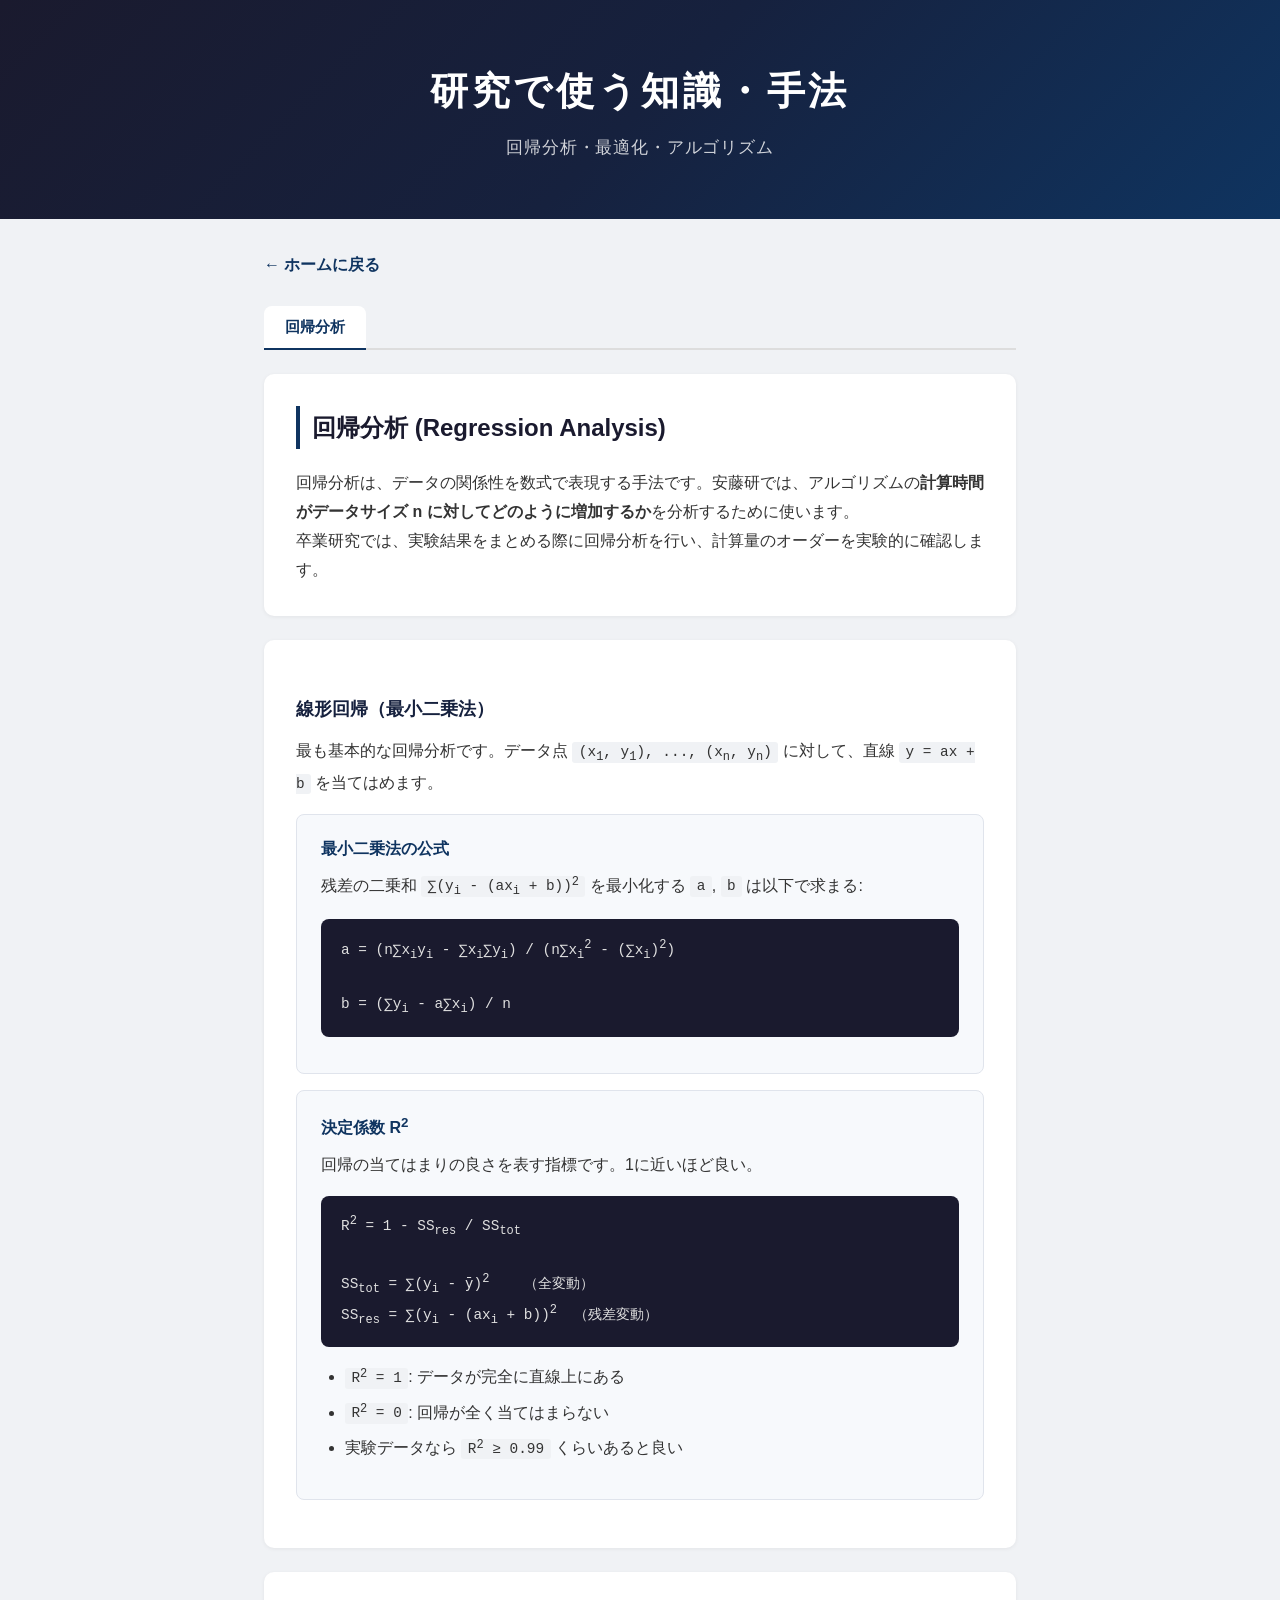
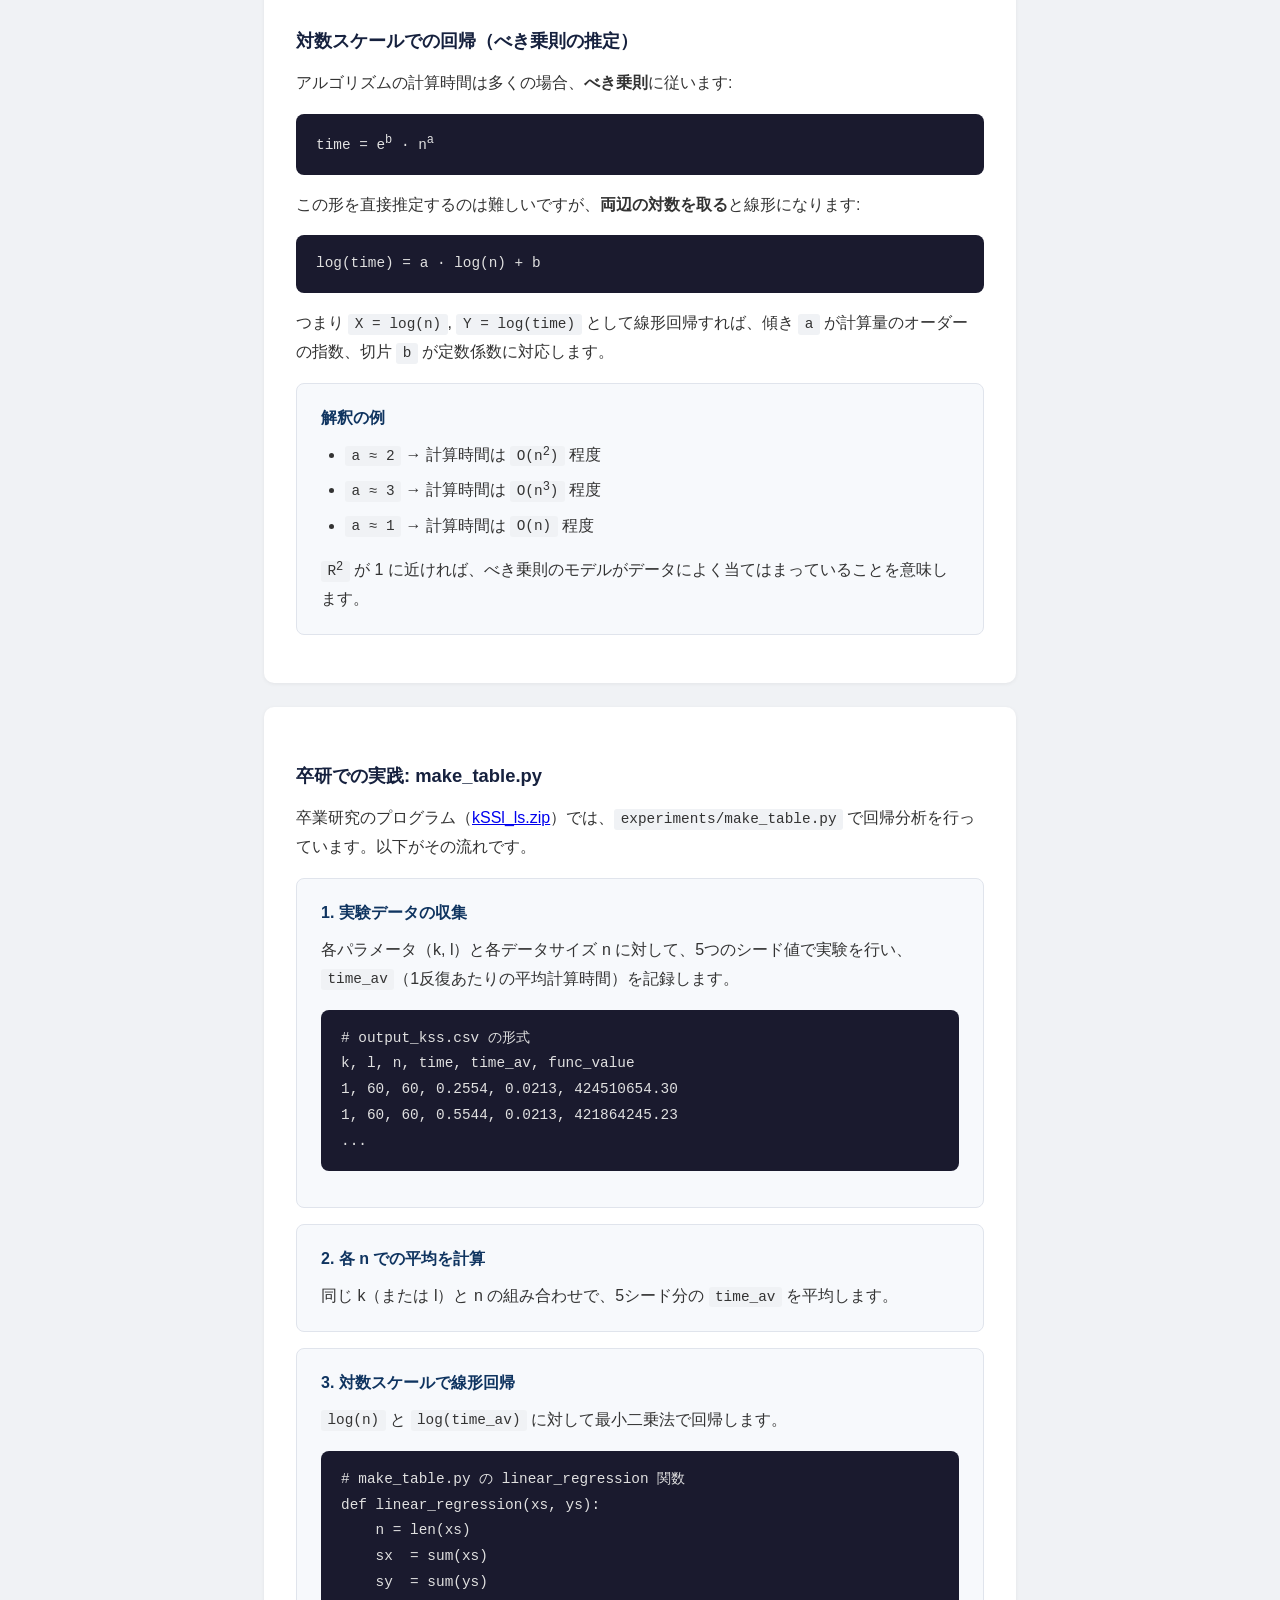
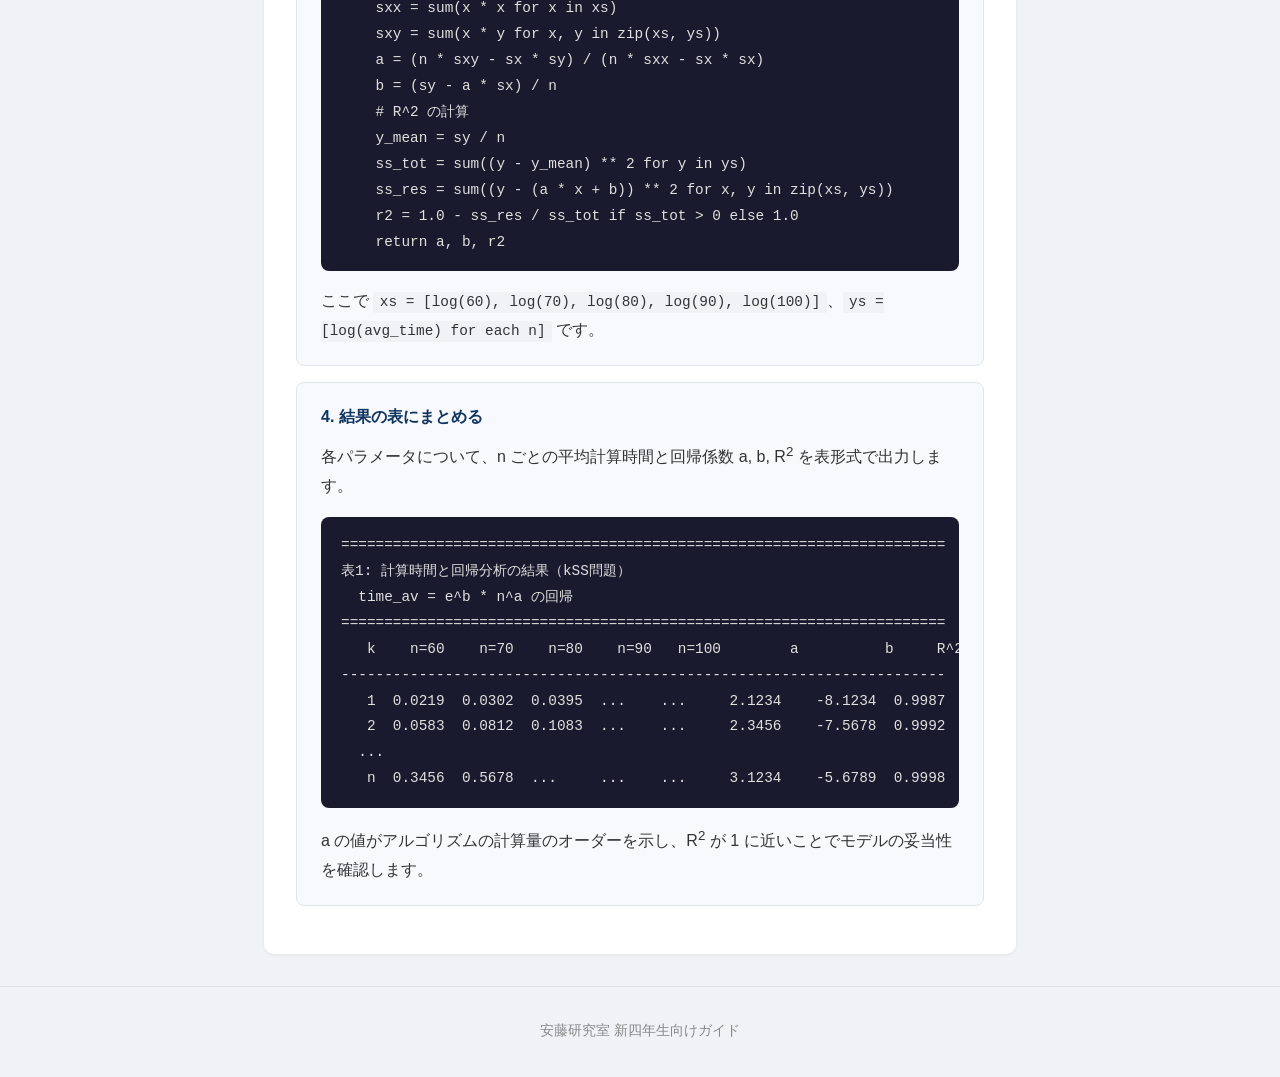
<file: methods.html>
<!DOCTYPE html>
<html lang="ja">
<head>
  <meta charset="UTF-8">
  <meta name="viewport" content="width=device-width, initial-scale=1.0">
  <title>研究で使う知識・手法 — 安藤研究室</title>
  <link rel="stylesheet" href="style.css">
  <style>
    .tab-bar {
      display: flex;
      flex-wrap: wrap;
      gap: 0.4rem;
      margin-bottom: 1.5rem;
      border-bottom: 2px solid #ddd;
      padding-bottom: 0;
    }
    .tab-btn {
      padding: 0.65rem 1.3rem;
      border: none;
      background: #e8eaf0;
      color: #555;
      font-size: 0.95rem;
      font-weight: 600;
      border-radius: 8px 8px 0 0;
      cursor: pointer;
      transition: background 0.2s, color 0.2s;
      position: relative;
      bottom: -2px;
      border-bottom: 2px solid transparent;
    }
    .tab-btn:hover { background: #d0d4e0; color: #1a1a2e; }
    .tab-btn.active { background: #fff; color: #0f3460; border-bottom: 2px solid #0f3460; }
    .tab-content { display: none; }
    .tab-content.active { display: block; }
    .step-box {
      background: #f7f9fc;
      border: 1px solid #e0e4ec;
      border-radius: 8px;
      padding: 1.25rem 1.5rem;
      margin: 1rem 0;
    }
    .step-box h4 { color: #0f3460; margin-bottom: 0.5rem; }
    @media (max-width: 600px) {
      .tab-btn { padding: 0.5rem 0.8rem; font-size: 0.82rem; }
    }
  </style>
</head>
<body>
  <header>
    <div class="header-inner">
      <h1>研究で使う知識・手法</h1>
      <p class="subtitle">回帰分析・最適化・アルゴリズム</p>
    </div>
  </header>
  <div class="subpage">
    <a href="index.html" class="back-link">&larr; ホームに戻る</a>

    <div class="tab-bar">
      <button class="tab-btn active" data-tab="regression">回帰分析</button>
    </div>

    <!-- ============================================================ -->
    <!-- 1. 回帰分析 (Regression Analysis) -->
    <!-- ============================================================ -->
    <div class="tab-content active" id="tab-regression">

      <section>
        <h2>回帰分析 (Regression Analysis)</h2>
        <p>回帰分析は、データの関係性を数式で表現する手法です。安藤研では、アルゴリズムの<strong>計算時間がデータサイズ n に対してどのように増加するか</strong>を分析するために使います。</p>
        <p>卒業研究では、実験結果をまとめる際に回帰分析を行い、計算量のオーダーを実験的に確認します。</p>
      </section>

      <section>
        <h3>線形回帰（最小二乗法）</h3>
        <p>最も基本的な回帰分析です。データ点 <code>(x<sub>1</sub>, y<sub>1</sub>), ..., (x<sub>n</sub>, y<sub>n</sub>)</code> に対して、直線 <code>y = ax + b</code> を当てはめます。</p>

        <div class="step-box">
          <h4>最小二乗法の公式</h4>
          <p>残差の二乗和 <code>&sum;(y<sub>i</sub> - (ax<sub>i</sub> + b))<sup>2</sup></code> を最小化する <code>a</code>, <code>b</code> は以下で求まる:</p>
          <pre><code>a = (n&sum;x<sub>i</sub>y<sub>i</sub> - &sum;x<sub>i</sub>&sum;y<sub>i</sub>) / (n&sum;x<sub>i</sub><sup>2</sup> - (&sum;x<sub>i</sub>)<sup>2</sup>)

b = (&sum;y<sub>i</sub> - a&sum;x<sub>i</sub>) / n</code></pre>
        </div>

        <div class="step-box">
          <h4>決定係数 R<sup>2</sup></h4>
          <p>回帰の当てはまりの良さを表す指標です。1に近いほど良い。</p>
          <pre><code>R<sup>2</sup> = 1 - SS<sub>res</sub> / SS<sub>tot</sub>

SS<sub>tot</sub> = &sum;(y<sub>i</sub> - y&#x0304;)<sup>2</sup>    （全変動）
SS<sub>res</sub> = &sum;(y<sub>i</sub> - (ax<sub>i</sub> + b))<sup>2</sup>  （残差変動）</code></pre>
          <ul>
            <li><code>R<sup>2</sup> = 1</code>: データが完全に直線上にある</li>
            <li><code>R<sup>2</sup> = 0</code>: 回帰が全く当てはまらない</li>
            <li>実験データなら <code>R<sup>2</sup> &ge; 0.99</code> くらいあると良い</li>
          </ul>
        </div>
      </section>

      <section>
        <h3>対数スケールでの回帰（べき乗則の推定）</h3>
        <p>アルゴリズムの計算時間は多くの場合、<strong>べき乗則</strong>に従います:</p>
        <pre><code>time = e<sup>b</sup> &middot; n<sup>a</sup></code></pre>
        <p>この形を直接推定するのは難しいですが、<strong>両辺の対数を取る</strong>と線形になります:</p>
        <pre><code>log(time) = a &middot; log(n) + b</code></pre>
        <p>つまり <code>X = log(n)</code>, <code>Y = log(time)</code> として線形回帰すれば、傾き <code>a</code> が計算量のオーダーの指数、切片 <code>b</code> が定数係数に対応します。</p>

        <div class="step-box">
          <h4>解釈の例</h4>
          <ul>
            <li><code>a &approx; 2</code> → 計算時間は <code>O(n<sup>2</sup>)</code> 程度</li>
            <li><code>a &approx; 3</code> → 計算時間は <code>O(n<sup>3</sup>)</code> 程度</li>
            <li><code>a &approx; 1</code> → 計算時間は <code>O(n)</code> 程度</li>
          </ul>
          <p><code>R<sup>2</sup></code> が 1 に近ければ、べき乗則のモデルがデータによく当てはまっていることを意味します。</p>
        </div>
      </section>

      <section>
        <h3>卒研での実践: make_table.py</h3>
        <p>卒業研究のプログラム（<a href="templates/kSSl_ls.zip" download>kSSl_ls.zip</a>）では、<code>experiments/make_table.py</code> で回帰分析を行っています。以下がその流れです。</p>

        <div class="step-box">
          <h4>1. 実験データの収集</h4>
          <p>各パラメータ（k, l）と各データサイズ n に対して、5つのシード値で実験を行い、<code>time_av</code>（1反復あたりの平均計算時間）を記録します。</p>
          <pre><code># output_kss.csv の形式
k, l, n, time, time_av, func_value
1, 60, 60, 0.2554, 0.0213, 424510654.30
1, 60, 60, 0.5544, 0.0213, 421864245.23
...</code></pre>
        </div>

        <div class="step-box">
          <h4>2. 各 n での平均を計算</h4>
          <p>同じ k（または l）と n の組み合わせで、5シード分の <code>time_av</code> を平均します。</p>
        </div>

        <div class="step-box">
          <h4>3. 対数スケールで線形回帰</h4>
          <p><code>log(n)</code> と <code>log(time_av)</code> に対して最小二乗法で回帰します。</p>
          <pre><code># make_table.py の linear_regression 関数
def linear_regression(xs, ys):
    n = len(xs)
    sx  = sum(xs)
    sy  = sum(ys)
    sxx = sum(x * x for x in xs)
    sxy = sum(x * y for x, y in zip(xs, ys))
    a = (n * sxy - sx * sy) / (n * sxx - sx * sx)
    b = (sy - a * sx) / n
    # R^2 の計算
    y_mean = sy / n
    ss_tot = sum((y - y_mean) ** 2 for y in ys)
    ss_res = sum((y - (a * x + b)) ** 2 for x, y in zip(xs, ys))
    r2 = 1.0 - ss_res / ss_tot if ss_tot > 0 else 1.0
    return a, b, r2</code></pre>
          <p>ここで <code>xs = [log(60), log(70), log(80), log(90), log(100)]</code>、<code>ys = [log(avg_time) for each n]</code> です。</p>
        </div>

        <div class="step-box">
          <h4>4. 結果の表にまとめる</h4>
          <p>各パラメータについて、n ごとの平均計算時間と回帰係数 a, b, R<sup>2</sup> を表形式で出力します。</p>
          <pre><code>======================================================================
表1: 計算時間と回帰分析の結果（kSS問題）
  time_av = e^b * n^a の回帰
======================================================================
   k    n=60    n=70    n=80    n=90   n=100        a          b     R^2
----------------------------------------------------------------------
   1  0.0219  0.0302  0.0395  ...    ...     2.1234    -8.1234  0.9987
   2  0.0583  0.0812  0.1083  ...    ...     2.3456    -7.5678  0.9992
  ...
   n  0.3456  0.5678  ...     ...    ...     3.1234    -5.6789  0.9998</code></pre>
          <p>a の値がアルゴリズムの計算量のオーダーを示し、R<sup>2</sup> が 1 に近いことでモデルの妥当性を確認します。</p>
        </div>
      </section>

    </div><!-- /tab-regression -->

  </div><!-- /subpage -->

  <footer><p>安藤研究室 新四年生向けガイド</p></footer>

  <script>
    document.querySelectorAll('.tab-btn').forEach(btn => {
      btn.addEventListener('click', () => {
        document.querySelectorAll('.tab-btn').forEach(b => b.classList.remove('active'));
        document.querySelectorAll('.tab-content').forEach(c => c.classList.remove('active'));
        btn.classList.add('active');
        document.getElementById('tab-' + btn.dataset.tab).classList.add('active');
        window.scrollTo({ top: document.querySelector('.tab-bar').offsetTop - 20, behavior: 'smooth' });
      });
    });
  </script>
</body>
</html>
</file>
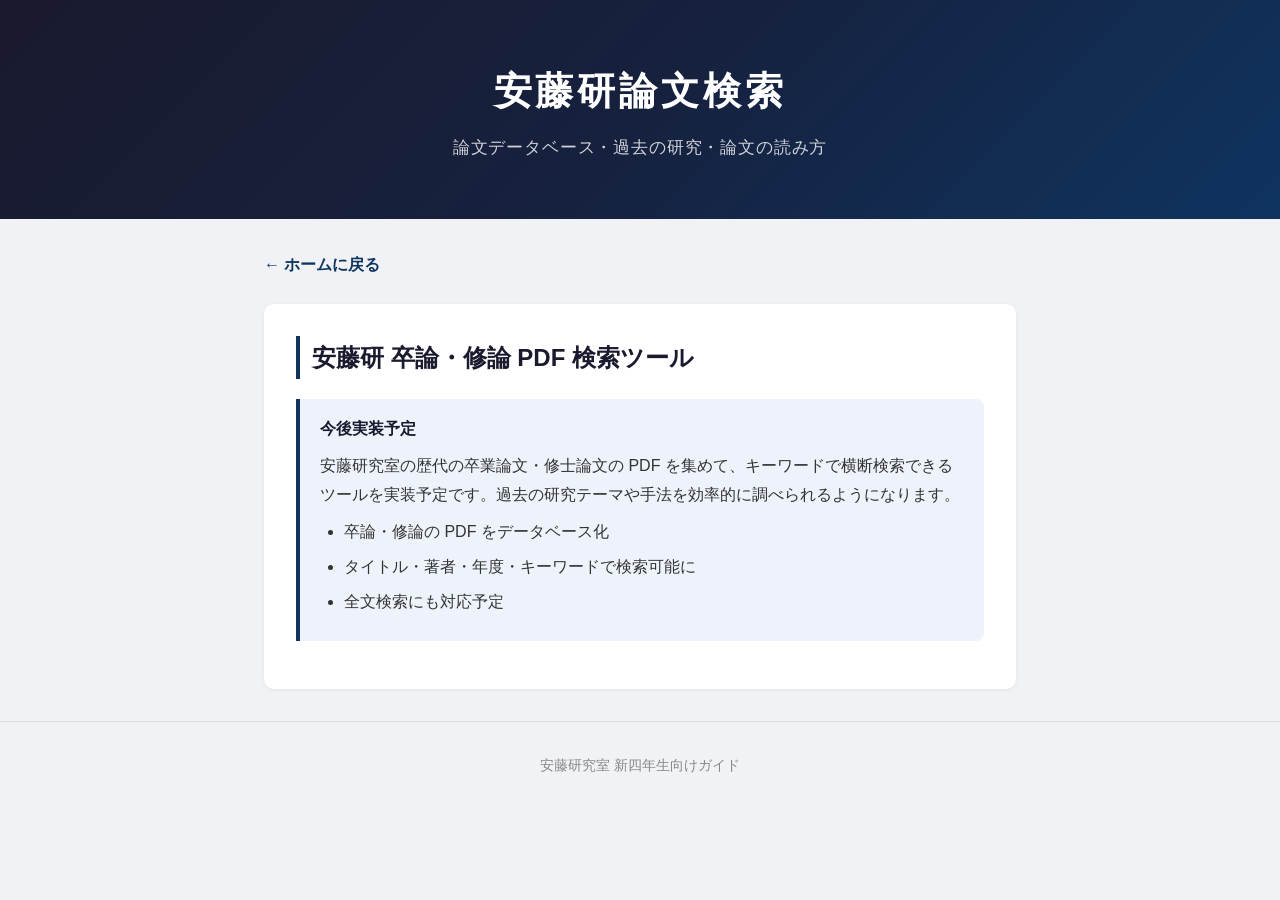
<file: papers.html>
<!DOCTYPE html>
<html lang="ja">
<head>
  <meta charset="UTF-8">
  <meta name="viewport" content="width=device-width, initial-scale=1.0">
  <title>安藤研論文検索 — 安藤研究室</title>
  <link rel="stylesheet" href="style.css">
</head>
<body>
  <header>
    <div class="header-inner">
      <h1>安藤研論文検索</h1>
      <p class="subtitle">論文データベース・過去の研究・論文の読み方</p>
    </div>
  </header>
  <div class="subpage">
    <a href="index.html" class="back-link">&larr; ホームに戻る</a>

    <!-- ===== 卒論・修論 PDF 検索ツール（予定） ===== -->
    <section>
      <h2>安藤研 卒論・修論 PDF 検索ツール</h2>
      <div class="note">
        <h4>今後実装予定</h4>
        <p>安藤研究室の歴代の卒業論文・修士論文の PDF を集めて、キーワードで横断検索できるツールを実装予定です。過去の研究テーマや手法を効率的に調べられるようになります。</p>
        <ul>
          <li>卒論・修論の PDF をデータベース化</li>
          <li>タイトル・著者・年度・キーワードで検索可能に</li>
          <li>全文検索にも対応予定</li>
        </ul>
        <p></p>
      </div>
    </section>

  </div>
  <footer><p>安藤研究室 新四年生向けガイド</p></footer>
</body>
</html>
</file>
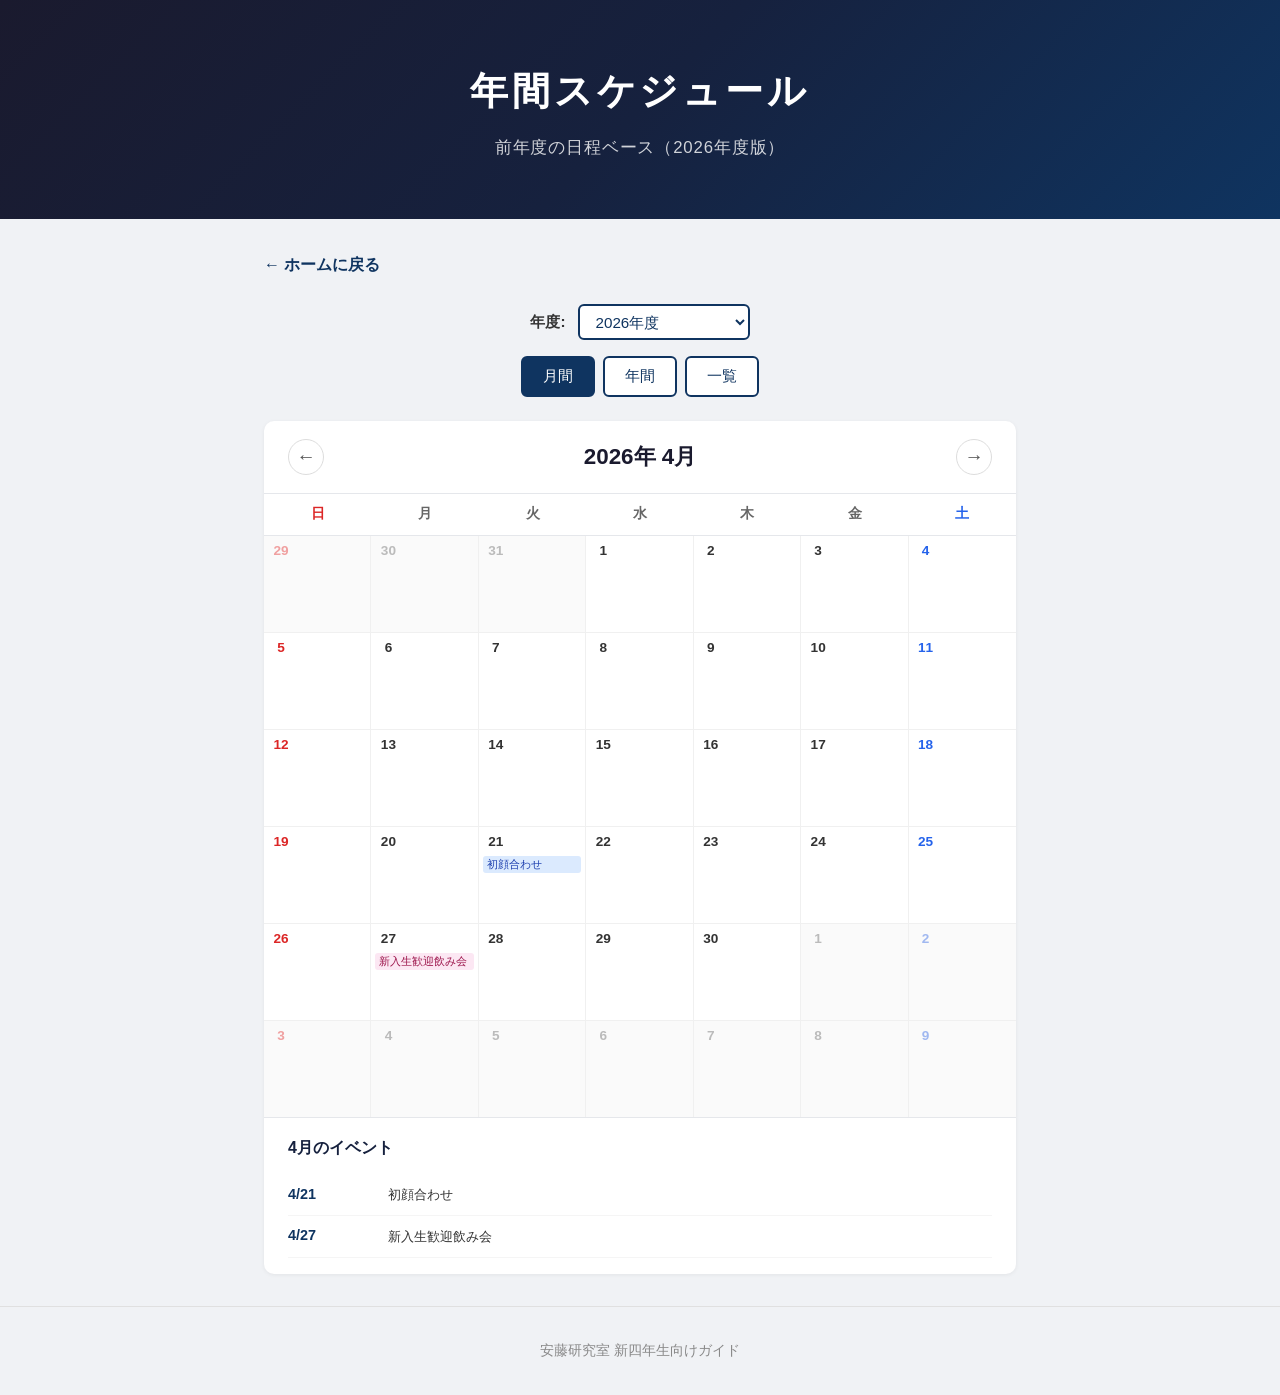
<file: schedule.html>
<!DOCTYPE html>
<html lang="ja">
<head>
  <meta charset="UTF-8">
  <meta name="viewport" content="width=device-width, initial-scale=1.0">
  <title>年間スケジュール — 安藤研究室</title>
  <link rel="stylesheet" href="style.css">
  <style>
    /* ===== View Toggle ===== */
    .view-toggle {
      display: flex;
      justify-content: center;
      gap: 0.5rem;
      margin-bottom: 1.5rem;
    }
    .view-toggle button {
      padding: 0.5rem 1.25rem;
      border: 2px solid #0f3460;
      background: #fff;
      color: #0f3460;
      border-radius: 6px;
      font-size: 0.95rem;
      cursor: pointer;
      transition: all 0.2s;
    }
    .view-toggle button.active {
      background: #0f3460;
      color: #fff;
    }

    /* ===== Monthly View ===== */
    .gcal {
      background: #fff;
      border-radius: 10px;
      box-shadow: 0 1px 4px rgba(0,0,0,0.06);
      overflow: hidden;
    }
    .gcal-header {
      display: flex;
      align-items: center;
      justify-content: space-between;
      padding: 1rem 1.5rem;
      border-bottom: 1px solid #e5e7eb;
    }
    .gcal-title {
      font-size: 1.4rem;
      font-weight: 700;
      color: #1a1a2e;
      min-width: 180px;
      text-align: center;
    }
    .gcal-nav {
      background: none;
      border: 1px solid #ddd;
      border-radius: 50%;
      width: 36px;
      height: 36px;
      font-size: 1.2rem;
      cursor: pointer;
      display: flex;
      align-items: center;
      justify-content: center;
      color: #555;
      transition: background 0.15s;
    }
    .gcal-nav:hover { background: #f0f2f5; }

    /* Day-of-week header */
    .gcal-dow {
      display: grid;
      grid-template-columns: repeat(7, minmax(0, 1fr));
      border-bottom: 1px solid #e5e7eb;
    }
    .gcal-dow-cell {
      text-align: center;
      padding: 0.5rem 0;
      font-size: 0.85rem;
      font-weight: 600;
      color: #666;
    }
    .gcal-dow-cell.sun { color: #dc2626; }
    .gcal-dow-cell.sat { color: #2563eb; }

    /* Week rows */
    .gcal-body {
      /* Always 6 rows */
    }
    .gcal-week {
      position: relative;
      display: grid;
      grid-template-columns: repeat(7, minmax(0, 1fr));
      min-height: 96px;
      border-bottom: 1px solid #f0f0f0;
    }
    .gcal-week:last-child { border-bottom: none; }

    .gcal-day {
      padding: 2px 4px;
      border-right: 1px solid #f0f0f0;
      min-height: 96px;
      overflow: hidden;
    }
    .gcal-day:nth-child(7) { border-right: none; }
    .gcal-day.outside { background: #fafafa; }

    .gcal-day-num {
      font-size: 0.85rem;
      font-weight: 600;
      color: #333;
      width: 26px;
      height: 26px;
      display: flex;
      align-items: center;
      justify-content: center;
      border-radius: 50%;
      margin-bottom: 1px;
    }
    .gcal-day.outside .gcal-day-num { color: #bbb; }
    .gcal-day-num.sun { color: #dc2626; }
    .gcal-day-num.sat { color: #2563eb; }
    .gcal-day.outside .gcal-day-num.sun { color: #f0a0a0; }
    .gcal-day.outside .gcal-day-num.sat { color: #a0b8f0; }
    .gcal-day-num.today {
      background: #0f3460;
      color: #fff !important;
    }

    /* Single-day event chip (inside day cell) */
    .gcal-chip {
      font-size: 0.7rem;
      padding: 1px 4px;
      border-radius: 3px;
      margin-bottom: 1px;
      line-height: 1.35;
      overflow: hidden;
      text-overflow: ellipsis;
      white-space: nowrap;
    }
    .gcal-chip.academic { background: #dbeafe; color: #1e40af; }
    .gcal-chip.party { background: #fce7f3; color: #9d174d; }
    .gcal-chip.research { background: #d1fae5; color: #065f46; }
    .gcal-chip.presentation { background: #fef3c7; color: #92400e; }
    .gcal-chip.bbq { background: #ffedd5; color: #c2410c; }

    /* Multi-day bar (absolutely positioned over week row) */
    .gcal-bar {
      position: absolute;
      height: 18px;
      border-radius: 4px;
      font-size: 0.7rem;
      font-weight: 500;
      padding: 1px 6px;
      white-space: nowrap;
      overflow: hidden;
      text-overflow: ellipsis;
      z-index: 2;
      box-sizing: border-box;
      line-height: 16px;
    }
    .gcal-bar.academic { background: #dbeafe; color: #1e40af; }
    .gcal-bar.party { background: #fce7f3; color: #9d174d; }
    .gcal-bar.research { background: #d1fae5; color: #065f46; }
    .gcal-bar.presentation { background: #fef3c7; color: #92400e; }
    .gcal-bar.bbq { background: #ffedd5; color: #c2410c; }
    .gcal-bar.vacation { background: #e0e7ff; color: #3730a3; }

    /* Push single-day events down to make room for bars */
    .gcal-day-events {
      margin-top: 0;
    }

    /* Event list below monthly cal */
    .gcal-events-below {
      padding: 1rem 1.5rem;
      border-top: 1px solid #e5e7eb;
    }
    .gcal-events-below h3 {
      margin-top: 0;
      font-size: 1rem;
      margin-bottom: 0.75rem;
    }
    .gcal-ev-item {
      display: flex;
      align-items: center;
      gap: 0.75rem;
      padding: 0.4rem 0;
      font-size: 0.9rem;
      border-bottom: 1px solid #f5f5f5;
    }
    .gcal-ev-date {
      font-weight: 600;
      color: #0f3460;
      min-width: 80px;
    }
    .gcal-ev-badge {
      display: inline-block;
      font-size: 0.8rem;
      padding: 0.15rem 0.5rem;
      border-radius: 4px;
    }
    .gcal-ev-none {
      color: #aaa;
      padding: 0.4rem 0;
    }

    /* ===== Year Calendar ===== */
    .calendar-grid {
      display: grid;
      grid-template-columns: repeat(4, 1fr);
      gap: 0.75rem;
    }
    .cal-month {
      background: #f8f9fb;
      border-radius: 8px;
      padding: 0.75rem;
      min-height: 120px;
    }
    .cal-month-name {
      font-weight: 700;
      font-size: 1rem;
      color: #1a1a2e;
      margin-bottom: 0.5rem;
      padding-bottom: 0.35rem;
      border-bottom: 2px solid #0f3460;
    }
    .cal-event {
      font-size: 0.8rem;
      padding: 0.3rem 0.5rem;
      border-radius: 4px;
      margin-bottom: 0.3rem;
      line-height: 1.4;
    }
    .cal-event.academic { background: #dbeafe; color: #1e40af; }
    .cal-event.party { background: #fce7f3; color: #9d174d; }
    .cal-event.research { background: #d1fae5; color: #065f46; }
    .cal-event.presentation { background: #fef3c7; color: #92400e; }
    .cal-event.bbq { background: #ffedd5; color: #c2410c; }
    .cal-event.vacation { background: #e0e7ff; color: #3730a3; }

    @media (max-width: 700px) {
      .calendar-grid { grid-template-columns: repeat(2, 1fr); }
      .gcal-day { min-height: 72px; }
      .gcal-week { min-height: 72px; }
      .gcal-chip { font-size: 0.6rem; }
      .gcal-bar { font-size: 0.6rem; height: 16px; line-height: 14px; }
      .gcal-title { font-size: 1.1rem; }
    }
    @media (max-width: 400px) {
      .calendar-grid { grid-template-columns: 1fr; }
    }
  </style>
</head>
<body>
  <header>
    <div class="header-inner">
      <h1>年間スケジュール</h1>
      <p class="subtitle">前年度の日程ベース（2026年度版）</p>
    </div>
  </header>
  <div class="subpage">
    <a href="index.html" class="back-link">&larr; ホームに戻る</a>

    <div style="display:flex; align-items:center; justify-content:center; gap:0.75rem; margin-bottom:1rem;">
      <label for="year-select" style="font-weight:600; font-size:0.95rem;">年度:</label>
      <select id="year-select" style="padding:0.4rem 0.75rem; border:2px solid #0f3460; border-radius:6px; font-size:0.95rem; color:#0f3460; background:#fff; cursor:pointer;"></select>
    </div>
    <div class="view-toggle">
      <button id="btn-monthly" class="active" onclick="showView('monthly')">月間</button>
      <button id="btn-yearly" onclick="showView('yearly')">年間</button>
      <button id="btn-list" onclick="showView('list')">一覧</button>
    </div>

    <!-- 月間ビュー -->
    <div id="view-monthly">
      <div class="gcal">
        <div class="gcal-header">
          <button class="gcal-nav" id="prev-month">&larr;</button>
          <div class="gcal-title" id="gcal-title"></div>
          <button class="gcal-nav" id="next-month">&rarr;</button>
        </div>
        <div class="gcal-dow" id="gcal-dow"></div>
        <div class="gcal-body" id="gcal-body"></div>
        <div class="gcal-events-below" id="gcal-events-below"></div>
      </div>
    </div>

    <!-- 年間ビュー -->
    <div id="view-yearly" style="display:none;">
      <section>
        <h2>年間カレンダー</h2>
        <div class="calendar-grid" id="calendar"></div>
      </section>
    </div>

    <!-- リストビュー -->
    <div id="view-list" style="display:none;">
      <section>
        <h2>主要イベント</h2>
        <table>
          <thead><tr><th>時期</th><th>イベント</th></tr></thead>
          <tbody id="list-main"></tbody>
        </table>
      </section>
      <section>
        <h2>親睦イベント</h2>
        <table>
          <thead><tr><th>日程</th><th>内容</th></tr></thead>
          <tbody id="list-social"></tbody>
        </table>
      </section>
    </div>
  </div>

  <footer><p>安藤研究室 新四年生向けガイド</p></footer>

  <script>
    // ===== Data (年度別) =====
    // 新しい年度を追加するには、allYearData にエントリを追加するだけでOK
    var allYearData = {
      "2025": {
        label: "2025年度（前年）",
        baseYear: 2025,
        dayEvents: [
          { month:4, day:23, text:"4年生メンバー確定", type:"academic" },
          { month:4, day:24, text:"初顔合わせ", type:"academic" },
          { month:5, day:1,  text:"M1先輩 自己紹介・研究紹介", type:"academic" },
          { month:5, day:7,  text:"新入生歓迎会", type:"party" },
          { month:5, day:8,  text:"M2先輩 自己紹介・研究紹介", type:"academic" },
          { month:5, day:13, text:"ゼミの日程打ち合わせ", type:"academic" },
          { month:7, day:16, text:"アブスト提出期限", type:"academic" },
          { month:7, day:19, text:"セミナー発表会（終日）", type:"presentation" },
          { month:7, day:19, text:"発表会打ち上げ", type:"party" },
          { month:8, day:26, text:"院試1日目", type:"academic" },
          { month:8, day:27, text:"院試2日目", type:"academic" },
          { month:9, day:5,  text:"合格発表（一般）", type:"academic" },
          { month:11,day:7,  text:"BBQ", type:"bbq" },
          { month:1, day:15, text:"修士中間発表会（午後）", type:"presentation" },
          { month:1, day:15, text:"中間発表打ち上げ", type:"party" },
          { month:2, day:3,  text:"アブストラクト完成（目安）", type:"academic" },
          { month:2, day:10, text:"修論発表会（終日）", type:"presentation" },
          { month:2, day:12, text:"卒研発表会（終日）", type:"presentation" },
          { month:2, day:12, text:"修論・卒研打ち上げ", type:"party" },
          { month:3, day:17, text:"学位授与式・祝賀会", type:"academic" },
        ],
        rangeEvents: [
          { sm:5, sd:13, em:7, ed:10, text:"週一ゼミ", type:"research" },
          { sm:7, sd:11, em:7, ed:16, text:"アブスト作成", type:"academic" },
          { sm:7, sd:14, em:7, ed:18, text:"発表練習", type:"presentation" },
          { sm:7, sd:30, em:9, ed:27, text:"夏休み", type:"vacation" },
          { sm:10,sd:1, em:1, ed:31, text:"卒業研究", type:"research" },
          { sm:1, sd:29, em:2, ed:3,  text:"卒論アブスト作成", type:"academic" },
          { sm:2, sd:5,  em:2, ed:11, text:"発表練習", type:"presentation" },
          { sm:2, sd:13, em:2, ed:20, text:"卒論直し・プログラム整理", type:"research" },
        ],
        yearEvents: [
          { month:4, text:"4/23 4年生メンバー確定", type:"academic" },
          { month:4, text:"4/24 初顔合わせ", type:"academic" },
          { month:5, text:"5/1 M1先輩 自己紹介・研究紹介", type:"academic" },
          { month:5, text:"5/7 新入生歓迎会", type:"party" },
          { month:5, text:"5/8 M2先輩 自己紹介・研究紹介", type:"academic" },
          { month:5, text:"5/13 ゼミ日程打ち合わせ", type:"academic" },
          { month:5, text:"週一ゼミ 開始", type:"research" },
          { month:7, text:"7/16 アブストラクト提出期限", type:"academic" },
          { month:7, text:"7/14〜18 発表練習", type:"presentation" },
          { month:7, text:"7/19 セミナー発表会", type:"presentation" },
          { month:7, text:"7/30〜 夏休み", type:"vacation" },
          { month:8, text:"8/26〜27 院試（一般）", type:"academic" },
          { month:9, text:"9/5 合格発表", type:"academic" },
          { month:9, text:"〜9/27 夏休み終了", type:"vacation" },
          { month:10,text:"卒業研究 開始", type:"research" },
          { month:11,text:"11/7 BBQ", type:"bbq" },
          { month:1, text:"卒論まとめ開始", type:"research" },
          { month:1, text:"1/15 修士中間発表会", type:"presentation" },
          { month:2, text:"2/3ごろ アブストラクト完成", type:"academic" },
          { month:2, text:"2/5〜11 発表練習", type:"presentation" },
          { month:2, text:"2/10 修論発表会", type:"presentation" },
          { month:2, text:"2/12 卒研発表会", type:"presentation" },
          { month:3, text:"3/17 学位授与式・祝賀会", type:"academic" },
        ],
        listEvents: [
          { date:"4月23日", text:"4年生メンバー確定" },
          { date:"4月24日", text:"初顔合わせ" },
          { date:"5月1日", text:"M1先輩の自己紹介・研究紹介" },
          { date:"5月7日", text:"新入生歓迎会" },
          { date:"5月8日", text:"M2先輩の自己紹介・研究紹介" },
          { date:"5月13日", text:"ゼミの日程打ち合わせ" },
          { date:"5〜7月", text:"週一でゼミ発表" },
          { date:"7月14〜18日", text:"発表練習（18日はみんなの前で）" },
          { date:"7月16日", text:"ゼミのアブストラクト提出期限" },
          { date:"7月19日（土）", text:"セミナー発表会（終日）" },
          { date:"7月30日〜9月27日", text:"夏休み" },
          { date:"8月26・27日", text:"院試（一般）" },
          { date:"9月5日", text:"合格発表（一般）" },
          { date:"10〜1月", text:"卒業研究" },
          { date:"11月7日", text:"BBQ" },
          { date:"1月ごろ", text:"卒論まとめ開始" },
          { date:"1月15日（木）午後", text:"修士中間発表会" },
          { date:"2月3日ごろ", text:"アブストラクト完成" },
          { date:"卒研発表前一週間", text:"発表練習" },
          { date:"2月10日（火）終日", text:"修論発表会" },
          { date:"2月12日（木）終日", text:"卒研発表会" },
          { date:"2月末ごろまで", text:"プログラム整理" },
          { date:"3月17日", text:"学位授与式・祝賀会" },
        ],
        socialEvents: [
          { date:"5月7日", text:"新入生歓迎会" },
          { date:"7月19日", text:"発表会打ち上げ" },
          { date:"11月7日", text:"BBQ" },
          { date:"1月15日", text:"中間発表打ち上げ" },
          { date:"2月12日", text:"修論・卒研打ち上げ" },
        ],
      },
      "2026": {
        label: "2026年度",
        baseYear: 2026,
        dayEvents: [
          { month:4, day:21, text:"初顔合わせ", type:"academic" },
          { month:4, day:27, text:"新入生歓迎飲み会", type:"party" },
          { month:7, day:18, text:"セミナー発表会", type:"presentation" },
        ],
        rangeEvents: [],
        yearEvents: [
          { month:4, text:"4/21 初顔合わせ", type:"academic" },
          { month:4, text:"4/27 新入生歓迎飲み会", type:"party" },
          { month:7, text:"7/18 セミナー発表会", type:"presentation" },
        ],
        listEvents: [
          { date:"4月21日", text:"初顔合わせ" },
          { date:"4月27日", text:"新入生歓迎飲み会" },
          { date:"7月18日", text:"セミナー発表会" },
        ],
        socialEvents: [
          { date:"4月27日", text:"新入生歓迎飲み会" },
        ],
      },
    };

    // 現在選択中の年度データ
    var currentYearKey = "2025";
    var baseYear, dayEvents, rangeEvents, yearEvents;

    var monthNames = ["","1月","2月","3月","4月","5月","6月","7月","8月","9月","10月","11月","12月"];
    var dayNames = ["日","月","火","水","木","金","土"];
    var order = [4,5,6,7,8,9,10,11,12,1,2,3];

    function getYearForMonth(m) { return m >= 4 ? baseYear : baseYear + 1; }

    function toLinear(m, d) {
      var adj = m >= 4 ? m : m + 12;
      return adj * 100 + d;
    }

    function loadYearData(key) {
      var data = allYearData[key];
      currentYearKey = key;
      baseYear = data.baseYear;
      dayEvents = data.dayEvents;
      rangeEvents = data.rangeEvents;
      yearEvents = data.yearEvents;
    }

    // ===== View Toggle =====
    function showView(v) {
      ["monthly","yearly","list"].forEach(function(id) {
        document.getElementById("view-" + id).style.display = "none";
        document.getElementById("btn-" + id).classList.remove("active");
      });
      document.getElementById("view-" + v).style.display = "";
      document.getElementById("btn-" + v).classList.add("active");
    }

    // ===== Monthly View =====
    var currentMonthIdx = 0;

    function renderMonth(idx) {
      currentMonthIdx = idx;
      var m = order[idx];
      var y = getYearForMonth(m);
      var firstDow = new Date(y, m - 1, 1).getDay();
      var daysInMonth = new Date(y, m, 0).getDate();
      var prevDays = new Date(y, m - 1, 0).getDate();

      // Title
      document.getElementById("gcal-title").textContent = y + "年 " + monthNames[m];

      // DOW header
      var dow = document.getElementById("gcal-dow");
      dow.innerHTML = "";
      for (var d = 0; d < 7; d++) {
        var cls = "gcal-dow-cell" + (d === 0 ? " sun" : "") + (d === 6 ? " sat" : "");
        dow.innerHTML += '<div class="' + cls + '">' + dayNames[d] + '</div>';
      }

      // Build cell info array (always 42 cells = 6 rows)
      var cells = [];
      for (var i = 0; i < 42; i++) {
        var cellDay, cellMonth, cellYear, isOutside;
        if (i < firstDow) {
          isOutside = true;
          cellDay = prevDays - firstDow + i + 1;
          cellMonth = m === 1 ? 12 : m - 1;
          cellYear = m === 1 ? y - 1 : y;
        } else if (i >= firstDow + daysInMonth) {
          isOutside = true;
          cellDay = i - firstDow - daysInMonth + 1;
          cellMonth = m === 12 ? 1 : m + 1;
          cellYear = m === 12 ? y + 1 : y;
        } else {
          isOutside = false;
          cellDay = i - firstDow + 1;
          cellMonth = m;
          cellYear = y;
        }
        cells.push({
          day: cellDay,
          month: cellMonth,
          year: cellYear,
          outside: isOutside,
          dow: i % 7,
          date: new Date(cellYear, cellMonth - 1, cellDay)
        });
      }

      // Render 6 week rows
      var body = document.getElementById("gcal-body");
      body.innerHTML = "";

      for (var w = 0; w < 6; w++) {
        var weekDiv = document.createElement("div");
        weekDiv.className = "gcal-week";

        var weekCells = [];
        for (var c = 0; c < 7; c++) {
          weekCells.push(cells[w * 7 + c]);
        }

        // Count how many bar slots we need for this week
        var barSlots = [];
        rangeEvents.forEach(function(re) {
          var reStart = new Date(getYearForMonth(re.sm), re.sm - 1, re.sd);
          var reEnd = new Date(getYearForMonth(re.em), re.em - 1, re.ed);
          var weekStart = weekCells[0].date;
          var weekEnd = weekCells[6].date;

          if (reStart <= weekEnd && reEnd >= weekStart) {
            var startCol = 0;
            var endCol = 6;
            for (var c = 0; c < 7; c++) {
              if (weekCells[c].date >= reStart) { startCol = c; break; }
            }
            for (var c = 6; c >= 0; c--) {
              if (weekCells[c].date <= reEnd) { endCol = c; break; }
            }
            barSlots.push({ startCol: startCol, endCol: endCol, text: re.text, type: re.type });
          }
        });

        // Calculate top offset for single-day events (push down for bars)
        var barAreaHeight = barSlots.length * 20;
        var dayTopPad = 28 + barAreaHeight;

        // Render 7 day cells
        for (var c = 0; c < 7; c++) {
          var cell = weekCells[c];
          var dayDiv = document.createElement("div");
          dayDiv.className = "gcal-day" + (cell.outside ? " outside" : "");
          dayDiv.style.paddingTop = "2px";

          // Date number
          var numDiv = document.createElement("div");
          numDiv.className = "gcal-day-num" + (cell.dow === 0 ? " sun" : "") + (cell.dow === 6 ? " sat" : "");
          numDiv.textContent = cell.day;
          dayDiv.appendChild(numDiv);

          // Spacer for bar area
          if (barSlots.length > 0) {
            var spacer = document.createElement("div");
            spacer.style.height = barAreaHeight + "px";
            dayDiv.appendChild(spacer);
          }

          // Single-day events (only for current month cells)
          if (!cell.outside) {
            dayEvents.forEach(function(e) {
              if (e.month === m && e.day === cell.day) {
                var chip = document.createElement("div");
                chip.className = "gcal-chip " + e.type;
                chip.textContent = e.text;
                chip.title = e.text;
                dayDiv.appendChild(chip);
              }
            });
          }

          weekDiv.appendChild(dayDiv);
        }

        // Render multi-day bars (absolutely positioned)
        barSlots.forEach(function(bar, bi) {
          var barDiv = document.createElement("div");
          barDiv.className = "gcal-bar " + bar.type;
          barDiv.textContent = bar.text;
          barDiv.title = bar.text;
          // Position: left and width based on column positions
          var leftPct = (bar.startCol / 7 * 100);
          var widthPct = ((bar.endCol - bar.startCol + 1) / 7 * 100);
          barDiv.style.left = leftPct + "%";
          barDiv.style.width = "calc(" + widthPct + "% - 4px)";
          barDiv.style.marginLeft = "2px";
          barDiv.style.top = (28 + bi * 20) + "px";
          weekDiv.appendChild(barDiv);
        });

        body.appendChild(weekDiv);
      }

      // Events list below
      var below = document.getElementById("gcal-events-below");
      var html = '<h3>' + monthNames[m] + 'のイベント</h3>';
      var hasAny = false;

      // Single-day events
      dayEvents.forEach(function(e) {
        if (e.month === m) {
          hasAny = true;
          html += '<div class="gcal-ev-item"><span class="gcal-ev-date">' + m + '/' + e.day + '</span><span class="gcal-ev-badge ' + e.type + '">' + e.text + '</span></div>';
        }
      });
      // Range events that overlap this month
      rangeEvents.forEach(function(re) {
        var reStartL = toLinear(re.sm, re.sd);
        var reEndL = toLinear(re.em, re.ed);
        var mStartL = toLinear(m, 1);
        var mEndL = toLinear(m, daysInMonth);
        if (reStartL <= mEndL && reEndL >= mStartL) {
          hasAny = true;
          var label = re.sm + "/" + re.sd + "〜" + re.em + "/" + re.ed;
          html += '<div class="gcal-ev-item"><span class="gcal-ev-date">' + label + '</span><span class="gcal-ev-badge ' + re.type + '">' + re.text + '</span></div>';
        }
      });
      if (!hasAny) {
        html += '<div class="gcal-ev-none">この月の予定はありません</div>';
      }
      below.innerHTML = html;
    }

    document.getElementById("prev-month").addEventListener("click", function() {
      if (currentMonthIdx > 0) renderMonth(currentMonthIdx - 1);
    });
    document.getElementById("next-month").addEventListener("click", function() {
      if (currentMonthIdx < order.length - 1) renderMonth(currentMonthIdx + 1);
    });

    // Swipe support
    (function() {
      var el = document.querySelector(".gcal");
      var startX = 0;
      el.addEventListener("touchstart", function(e) { startX = e.touches[0].clientX; });
      el.addEventListener("touchend", function(e) {
        var diff = startX - e.changedTouches[0].clientX;
        if (Math.abs(diff) > 50) {
          if (diff > 0 && currentMonthIdx < order.length - 1) renderMonth(currentMonthIdx + 1);
          else if (diff < 0 && currentMonthIdx > 0) renderMonth(currentMonthIdx - 1);
        }
      });
    })();

    // Keyboard support
    document.addEventListener("keydown", function(e) {
      if (document.getElementById("view-monthly").style.display === "none") return;
      if (e.key === "ArrowLeft" && currentMonthIdx > 0) renderMonth(currentMonthIdx - 1);
      if (e.key === "ArrowRight" && currentMonthIdx < order.length - 1) renderMonth(currentMonthIdx + 1);
    });

    // ===== Year Calendar =====
    function renderYearCalendar() {
      var cal = document.getElementById("calendar");
      cal.innerHTML = "";
      order.forEach(function(m) {
        var div = document.createElement("div");
        div.className = "cal-month";
        var header = '<div class="cal-month-name">' + monthNames[m] + '</div>';
        var evHtml = "";
        // 範囲イベント（該当月に重なるもの）
        rangeEvents.forEach(function(re) {
          var smAdj = re.sm >= 4 ? re.sm : re.sm + 12;
          var emAdj = re.em >= 4 ? re.em : re.em + 12;
          var mAdj = m >= 4 ? m : m + 12;
          if (mAdj >= smAdj && mAdj <= emAdj) {
            evHtml += '<div class="cal-event ' + re.type + '" style="opacity:0.7; font-style:italic;">' + re.text + '</div>';
          }
        });
        // 単発イベント
        yearEvents.forEach(function(e) {
          if (e.month === m) evHtml += '<div class="cal-event ' + e.type + '">' + e.text + '</div>';
        });
        if (!evHtml) evHtml = '<div style="color:#aaa;font-size:0.8rem;">予定なし</div>';
        div.innerHTML = header + evHtml;
        cal.appendChild(div);
      });
    }

    // ===== List View =====
    function renderListView() {
      var data = allYearData[currentYearKey];
      var mainBody = document.getElementById("list-main");
      mainBody.innerHTML = "";
      data.listEvents.forEach(function(e) {
        mainBody.innerHTML += "<tr><td>" + e.date + "</td><td>" + e.text + "</td></tr>";
      });
      var drinkBody = document.getElementById("list-social");
      drinkBody.innerHTML = "";
      data.socialEvents.forEach(function(e) {
        drinkBody.innerHTML += "<tr><td>" + e.date + "</td><td>" + e.text + "</td></tr>";
      });
    }

    // ===== Year Selector =====
    function initYearSelect() {
      var sel = document.getElementById("year-select");
      sel.innerHTML = "";
      var keys = Object.keys(allYearData).sort();
      keys.forEach(function(k) {
        var opt = document.createElement("option");
        opt.value = k;
        opt.textContent = allYearData[k].label;
        sel.appendChild(opt);
      });
      // デフォルトは最新の年度
      sel.value = keys[keys.length - 1];
      sel.addEventListener("change", function() {
        loadYearData(this.value);
        renderAll();
      });
    }

    function renderAll() {
      renderMonth(currentMonthIdx);
      renderYearCalendar();
      renderListView();
    }

    // ===== Init =====
    initYearSelect();
    loadYearData(document.getElementById("year-select").value);
    renderAll();
  </script>
</body>
</html>
</file>
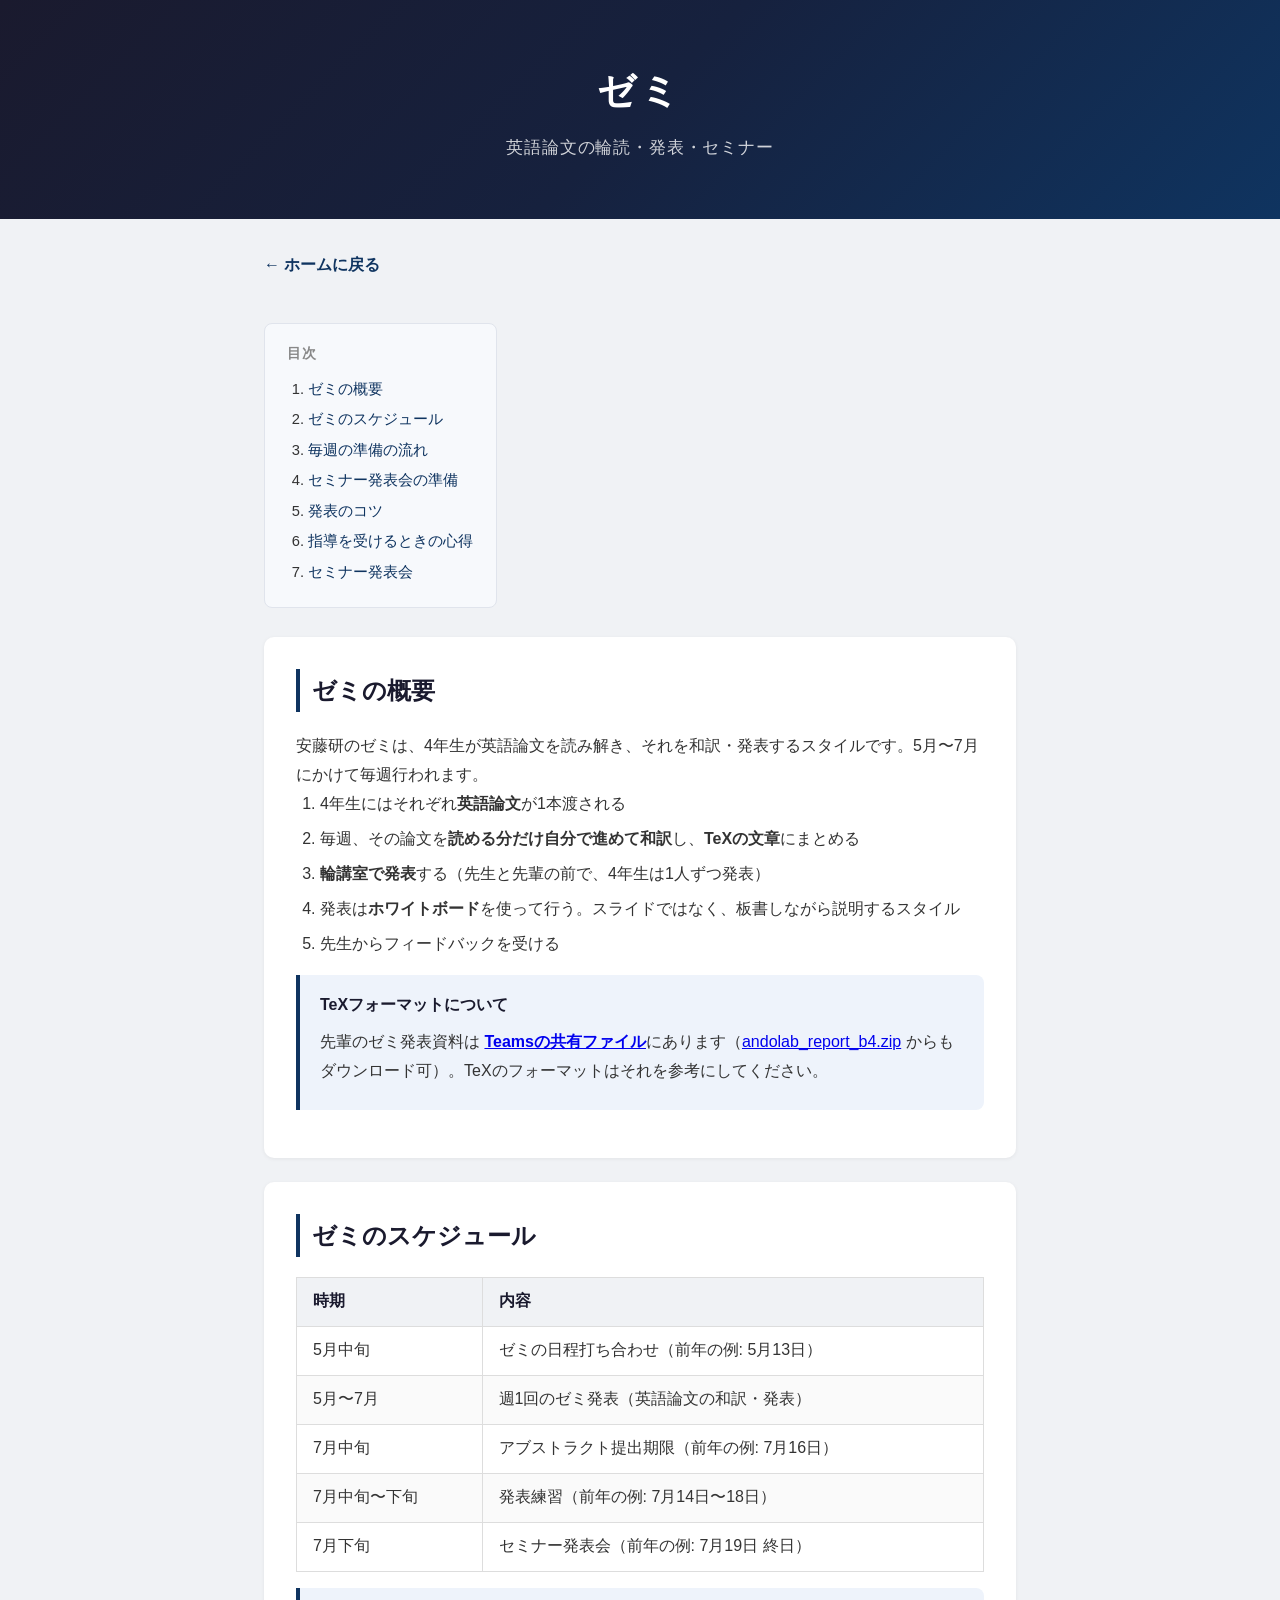
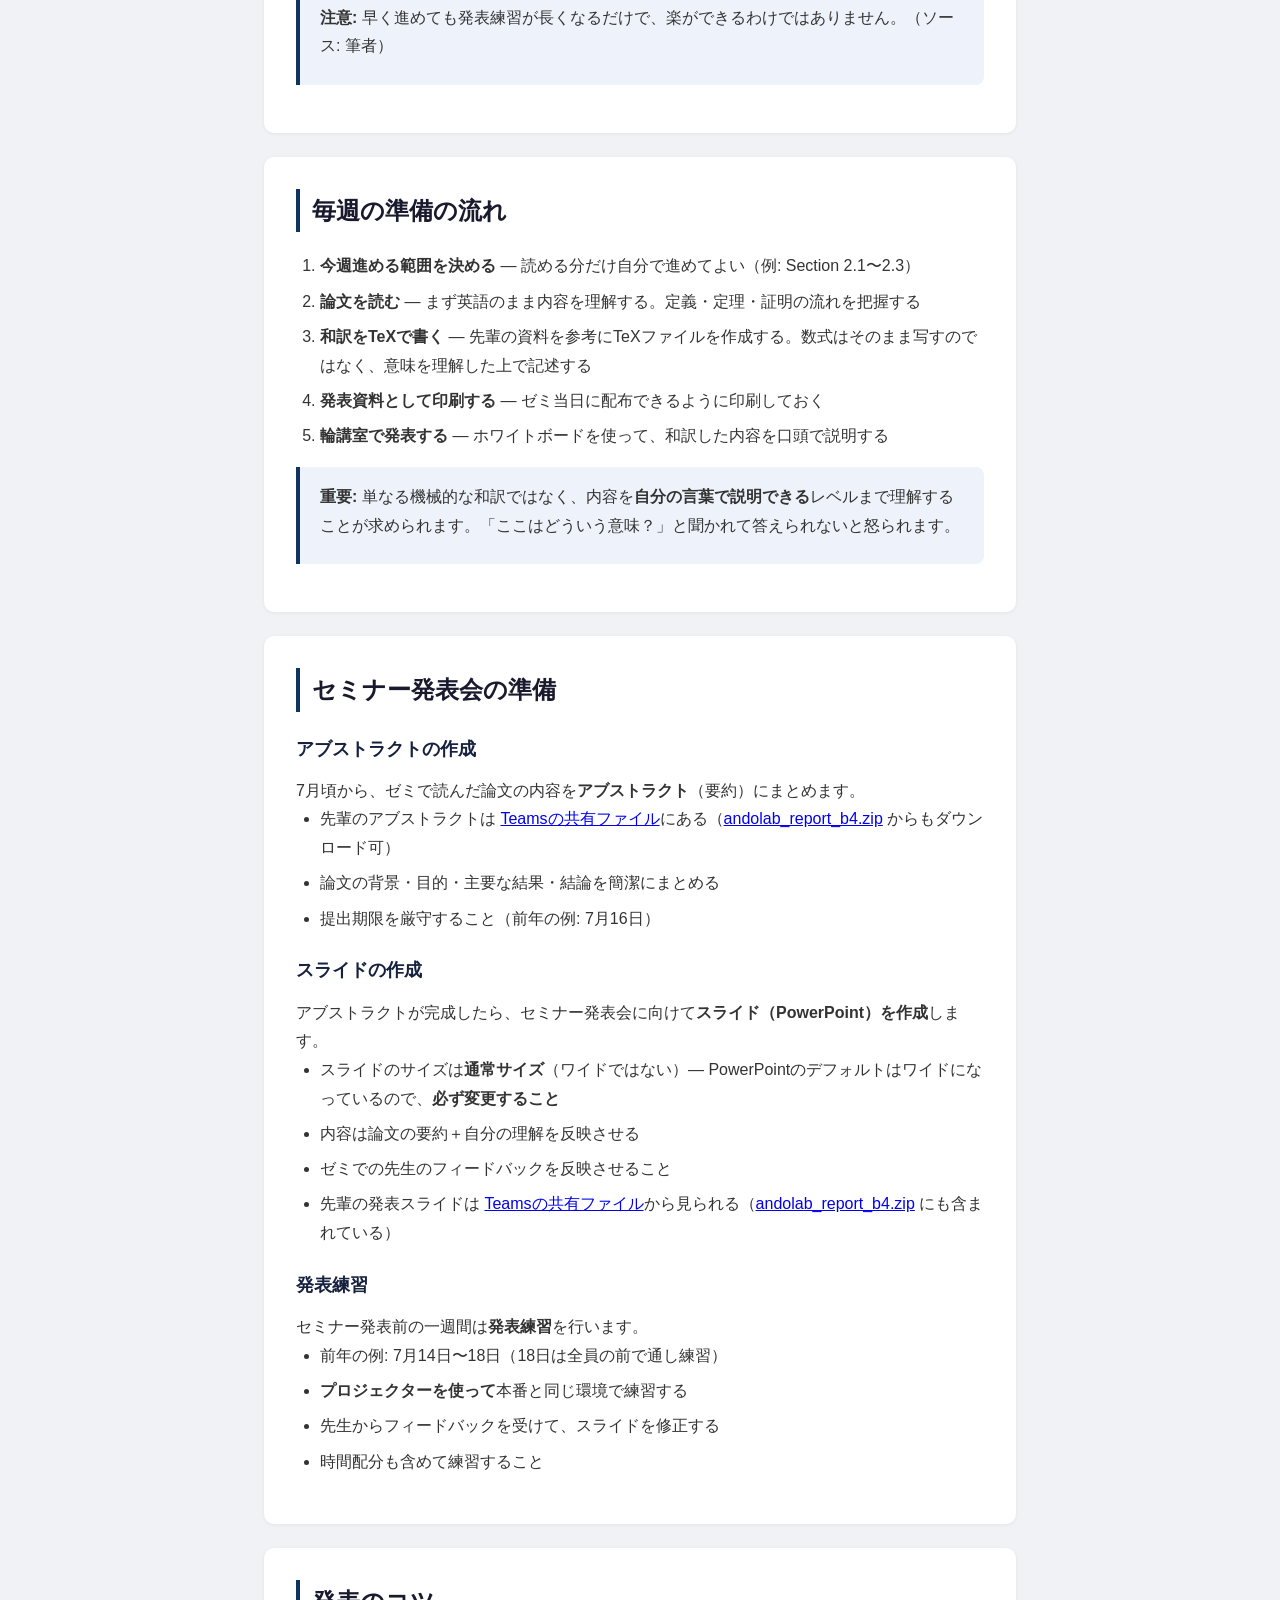
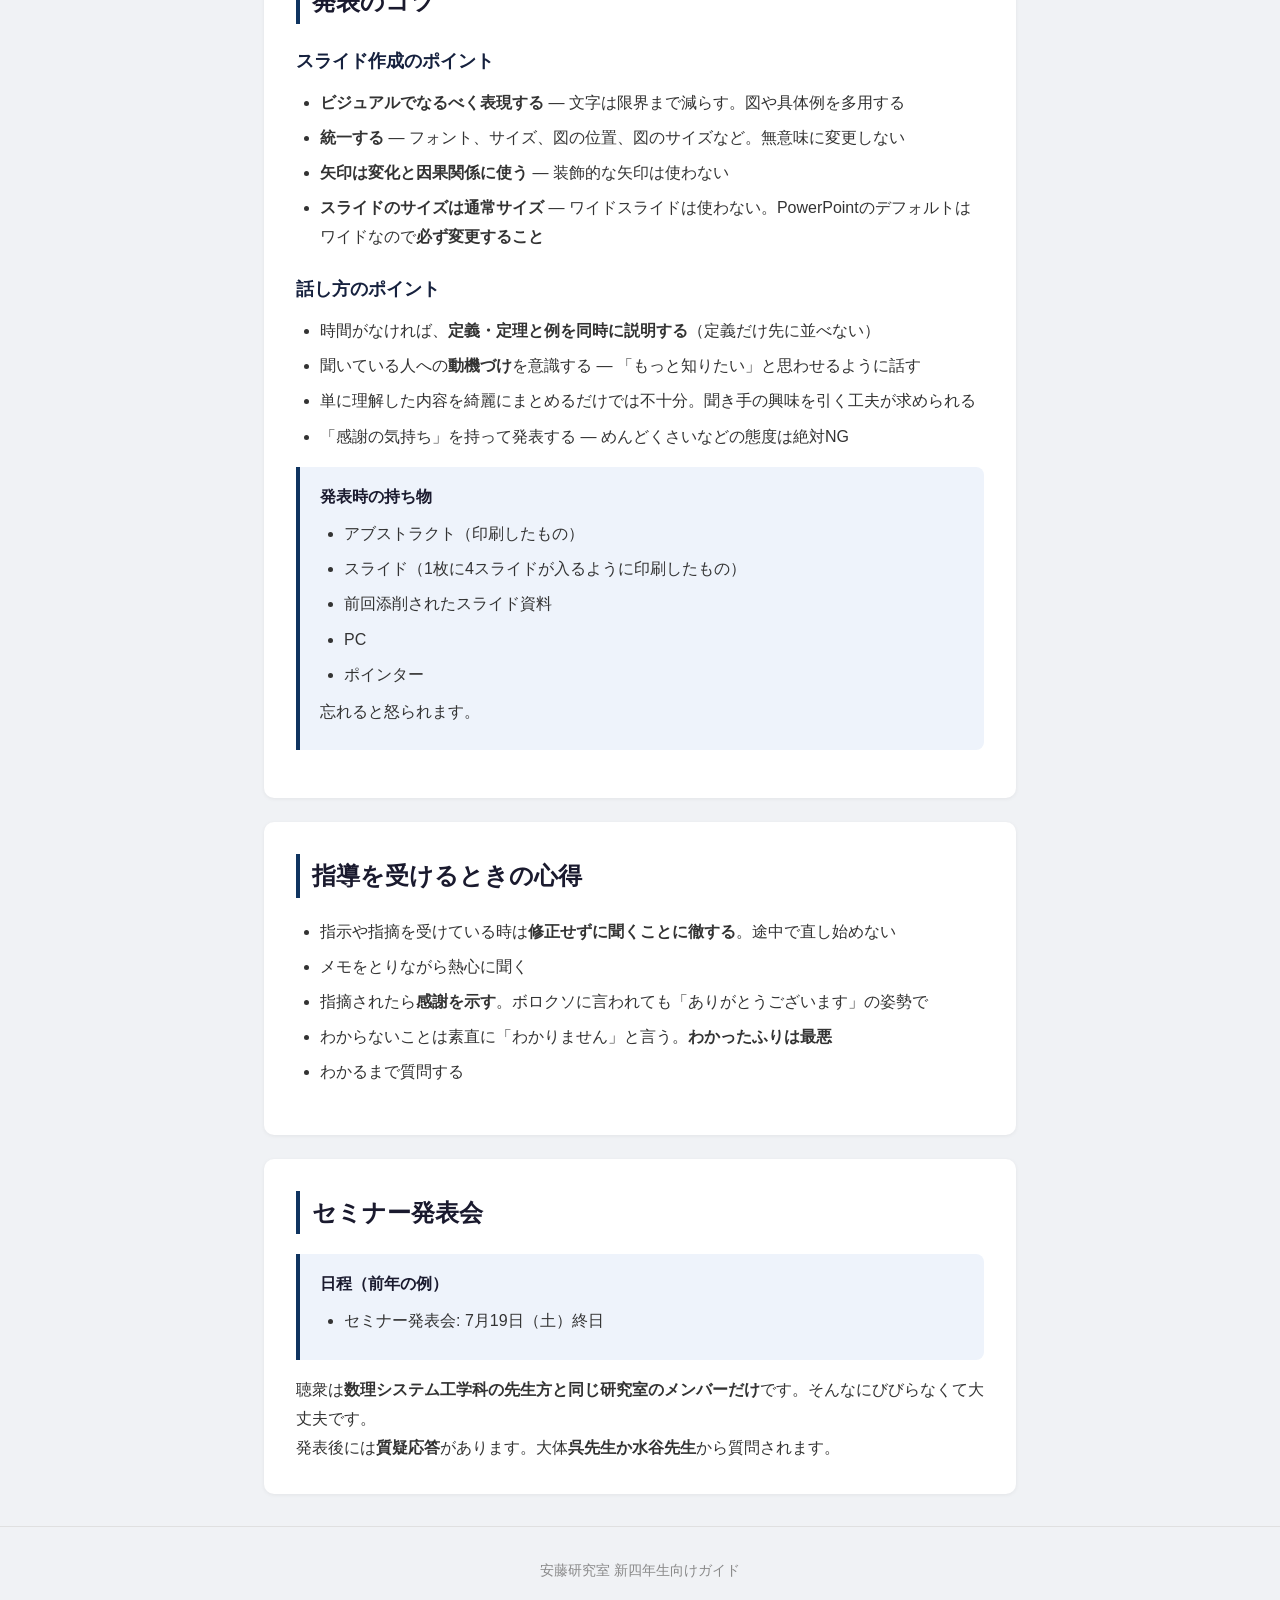
<file: seminar.html>
<!DOCTYPE html>
<html lang="ja">
<head>
  <meta charset="UTF-8">
  <meta name="viewport" content="width=device-width, initial-scale=1.0">
  <title>ゼミ — 安藤研究室</title>
  <link rel="stylesheet" href="style.css">
</head>
<body>
  <header>
    <div class="header-inner">
      <h1>ゼミ</h1>
      <p class="subtitle">英語論文の輪読・発表・セミナー</p>
    </div>
  </header>
  <div class="subpage">
    <a href="index.html" class="back-link">&larr; ホームに戻る</a>

    <nav class="toc">
      <div class="toc-title">目次</div>
      <ol>
        <li><a href="#overview">ゼミの概要</a></li>
        <li><a href="#schedule">ゼミのスケジュール</a></li>
        <li><a href="#weekly">毎週の準備の流れ</a></li>
        <li><a href="#seminar-prep">セミナー発表会の準備</a></li>
        <li><a href="#tips">発表のコツ</a></li>
        <li><a href="#mindset">指導を受けるときの心得</a></li>
        <li><a href="#seminar-day">セミナー発表会</a></li>
      </ol>
    </nav>

    <!-- ===== ゼミの概要 ===== -->
    <section id="overview">
      <h2>ゼミの概要</h2>
      <p>安藤研のゼミは、4年生が英語論文を読み解き、それを和訳・発表するスタイルです。5月〜7月にかけて毎週行われます。</p>
      <ol>
        <li>4年生にはそれぞれ<strong>英語論文</strong>が1本渡される</li>
        <li>毎週、その論文を<strong>読める分だけ自分で進めて和訳</strong>し、<strong>TeXの文章</strong>にまとめる</li>
        <li><strong>輪講室で発表</strong>する（先生と先輩の前で、4年生は1人ずつ発表）</li>
        <li>発表は<strong>ホワイトボード</strong>を使って行う。スライドではなく、板書しながら説明するスタイル</li>
        <li>先生からフィードバックを受ける</li>
      </ol>
      <div class="note">
        <h4>TeXフォーマットについて</h4>
        <p>先輩のゼミ発表資料は <a href="https://teams.microsoft.com/l/channel/19%3A6de579cf32d641caaab70f4b4ed462b1%40thread.tacv2/General?groupId=b7b00818-d9b5-4ded-85f2-c36750c0e77f&tenantId=e0d7dc00-4621-4fe0-90b1-df7b1b40b351" target="_blank"><strong>Teamsの共有ファイル</strong></a>にあります（<a href="templates/andolab_report_b4.zip" download>andolab_report_b4.zip</a> からもダウンロード可）。TeXのフォーマットはそれを参考にしてください。</p>
      </div>
    </section>

    <!-- ===== ゼミのスケジュール ===== -->
    <section id="schedule">
      <h2>ゼミのスケジュール</h2>
      <table>
        <thead>
          <tr><th>時期</th><th>内容</th></tr>
        </thead>
        <tbody>
          <tr><td>5月中旬</td><td>ゼミの日程打ち合わせ（前年の例: 5月13日）</td></tr>
          <tr><td>5月〜7月</td><td>週1回のゼミ発表（英語論文の和訳・発表）</td></tr>
          <tr><td>7月中旬</td><td>アブストラクト提出期限（前年の例: 7月16日）</td></tr>
          <tr><td>7月中旬〜下旬</td><td>発表練習（前年の例: 7月14日〜18日）</td></tr>
          <tr><td>7月下旬</td><td>セミナー発表会（前年の例: 7月19日 終日）</td></tr>
        </tbody>
      </table>
      <div class="note">
        <p><strong>注意:</strong> 早く進めても発表練習が長くなるだけで、楽ができるわけではありません。（ソース: 筆者）</p>
      </div>
    </section>

    <!-- ===== 毎週の準備 ===== -->
    <section id="weekly">
      <h2>毎週の準備の流れ</h2>
      <ol>
        <li><strong>今週進める範囲を決める</strong> — 読める分だけ自分で進めてよい（例: Section 2.1〜2.3）</li>
        <li><strong>論文を読む</strong> — まず英語のまま内容を理解する。定義・定理・証明の流れを把握する</li>
        <li><strong>和訳をTeXで書く</strong> — 先輩の資料を参考にTeXファイルを作成する。数式はそのまま写すのではなく、意味を理解した上で記述する</li>
        <li><strong>発表資料として印刷する</strong> — ゼミ当日に配布できるように印刷しておく</li>
        <li><strong>輪講室で発表する</strong> — ホワイトボードを使って、和訳した内容を口頭で説明する</li>
      </ol>
      <div class="note">
        <p><strong>重要:</strong> 単なる機械的な和訳ではなく、内容を<strong>自分の言葉で説明できる</strong>レベルまで理解することが求められます。「ここはどういう意味？」と聞かれて答えられないと怒られます。</p>
      </div>
    </section>

    <!-- ===== セミナー発表会の準備 ===== -->
    <section id="seminar-prep">
      <h2>セミナー発表会の準備</h2>
      <h3>アブストラクトの作成</h3>
      <p>7月頃から、ゼミで読んだ論文の内容を<strong>アブストラクト</strong>（要約）にまとめます。</p>
      <ul>
        <li>先輩のアブストラクトは <a href="https://teams.microsoft.com/l/channel/19%3A6de579cf32d641caaab70f4b4ed462b1%40thread.tacv2/General?groupId=b7b00818-d9b5-4ded-85f2-c36750c0e77f&tenantId=e0d7dc00-4621-4fe0-90b1-df7b1b40b351" target="_blank">Teamsの共有ファイル</a>にある（<a href="templates/andolab_report_b4.zip" download>andolab_report_b4.zip</a> からもダウンロード可）</li>
        <li>論文の背景・目的・主要な結果・結論を簡潔にまとめる</li>
        <li>提出期限を厳守すること（前年の例: 7月16日）</li>
      </ul>

      <h3>スライドの作成</h3>
      <p>アブストラクトが完成したら、セミナー発表会に向けて<strong>スライド（PowerPoint）を作成</strong>します。</p>
      <ul>
        <li>スライドのサイズは<strong>通常サイズ</strong>（ワイドではない）— PowerPointのデフォルトはワイドになっているので、<strong>必ず変更すること</strong></li>
        <li>内容は論文の要約＋自分の理解を反映させる</li>
        <li>ゼミでの先生のフィードバックを反映させること</li>
        <li>先輩の発表スライドは <a href="https://teams.microsoft.com/l/channel/19%3A6de579cf32d641caaab70f4b4ed462b1%40thread.tacv2/General?groupId=b7b00818-d9b5-4ded-85f2-c36750c0e77f&tenantId=e0d7dc00-4621-4fe0-90b1-df7b1b40b351" target="_blank">Teamsの共有ファイル</a>から見られる（<a href="templates/andolab_report_b4.zip" download>andolab_report_b4.zip</a> にも含まれている）</li>
      </ul>

      <h3>発表練習</h3>
      <p>セミナー発表前の一週間は<strong>発表練習</strong>を行います。</p>
      <ul>
        <li>前年の例: 7月14日〜18日（18日は全員の前で通し練習）</li>
        <li><strong>プロジェクターを使って</strong>本番と同じ環境で練習する</li>
        <li>先生からフィードバックを受けて、スライドを修正する</li>
        <li>時間配分も含めて練習すること</li>
      </ul>
    </section>

    <!-- ===== 発表のコツ ===== -->
    <section id="tips">
      <h2>発表のコツ</h2>

      <h3>スライド作成のポイント</h3>
      <ul>
        <li><strong>ビジュアルでなるべく表現する</strong> — 文字は限界まで減らす。図や具体例を多用する</li>
        <li><strong>統一する</strong> — フォント、サイズ、図の位置、図のサイズなど。無意味に変更しない</li>
        <li><strong>矢印は変化と因果関係に使う</strong> — 装飾的な矢印は使わない</li>
        <li><strong>スライドのサイズは通常サイズ</strong> — ワイドスライドは使わない。PowerPointのデフォルトはワイドなので<strong>必ず変更すること</strong></li>
      </ul>

      <h3>話し方のポイント</h3>
      <ul>
        <li>時間がなければ、<strong>定義・定理と例を同時に説明する</strong>（定義だけ先に並べない）</li>
        <li>聞いている人への<strong>動機づけ</strong>を意識する — 「もっと知りたい」と思わせるように話す</li>
        <li>単に理解した内容を綺麗にまとめるだけでは不十分。聞き手の興味を引く工夫が求められる</li>
        <li>「感謝の気持ち」を持って発表する — めんどくさいなどの態度は絶対NG</li>
      </ul>

      <div class="note">
        <h4>発表時の持ち物</h4>
        <ul>
          <li>アブストラクト（印刷したもの）</li>
          <li>スライド（1枚に4スライドが入るように印刷したもの）</li>
          <li>前回添削されたスライド資料</li>
          <li>PC</li>
          <li>ポインター</li>
        </ul>
        <p>忘れると怒られます。</p>
      </div>
    </section>

    <!-- ===== 指導を受けるときの心得 ===== -->
    <section id="mindset">
      <h2>指導を受けるときの心得</h2>
      <ul>
        <li>指示や指摘を受けている時は<strong>修正せずに聞くことに徹する</strong>。途中で直し始めない</li>
        <li>メモをとりながら熱心に聞く</li>
        <li>指摘されたら<strong>感謝を示す</strong>。ボロクソに言われても「ありがとうございます」の姿勢で</li>
        <li>わからないことは素直に「わかりません」と言う。<strong>わかったふりは最悪</strong></li>
        <li>わかるまで質問する</li>
      </ul>
    </section>

    <!-- ===== セミナー発表会 ===== -->
    <section id="seminar-day">
      <h2>セミナー発表会</h2>
      <div class="note">
        <h4>日程（前年の例）</h4>
        <ul>
          <li>セミナー発表会: 7月19日（土）終日</li>
        </ul>
      </div>
      <p>聴衆は<strong>数理システム工学科の先生方と同じ研究室のメンバーだけ</strong>です。そんなにびびらなくて大丈夫です。</p>
      <p>発表後には<strong>質疑応答</strong>があります。大体<strong>呉先生か水谷先生</strong>から質問されます。</p>
    </section>

  </div>
  <footer><p>安藤研究室 新四年生向けガイド</p></footer>
</body>
</html>
</file>
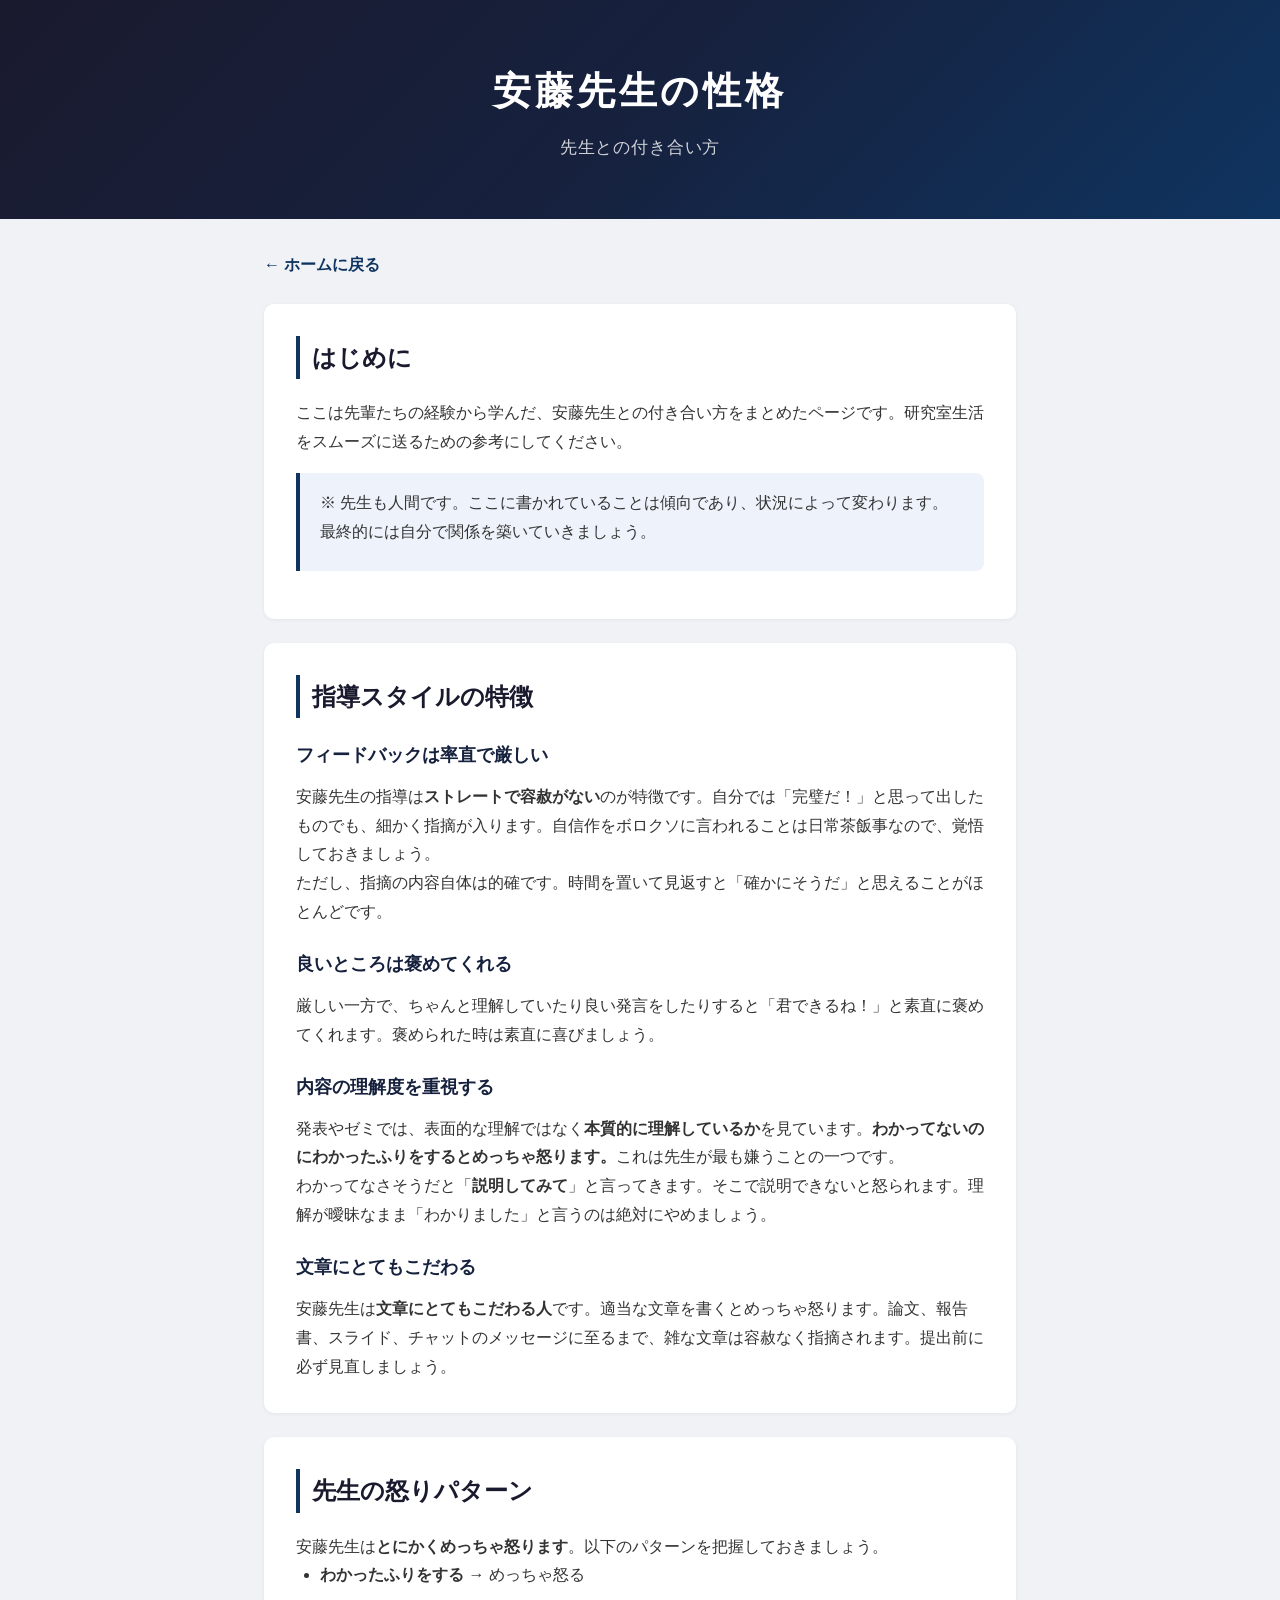
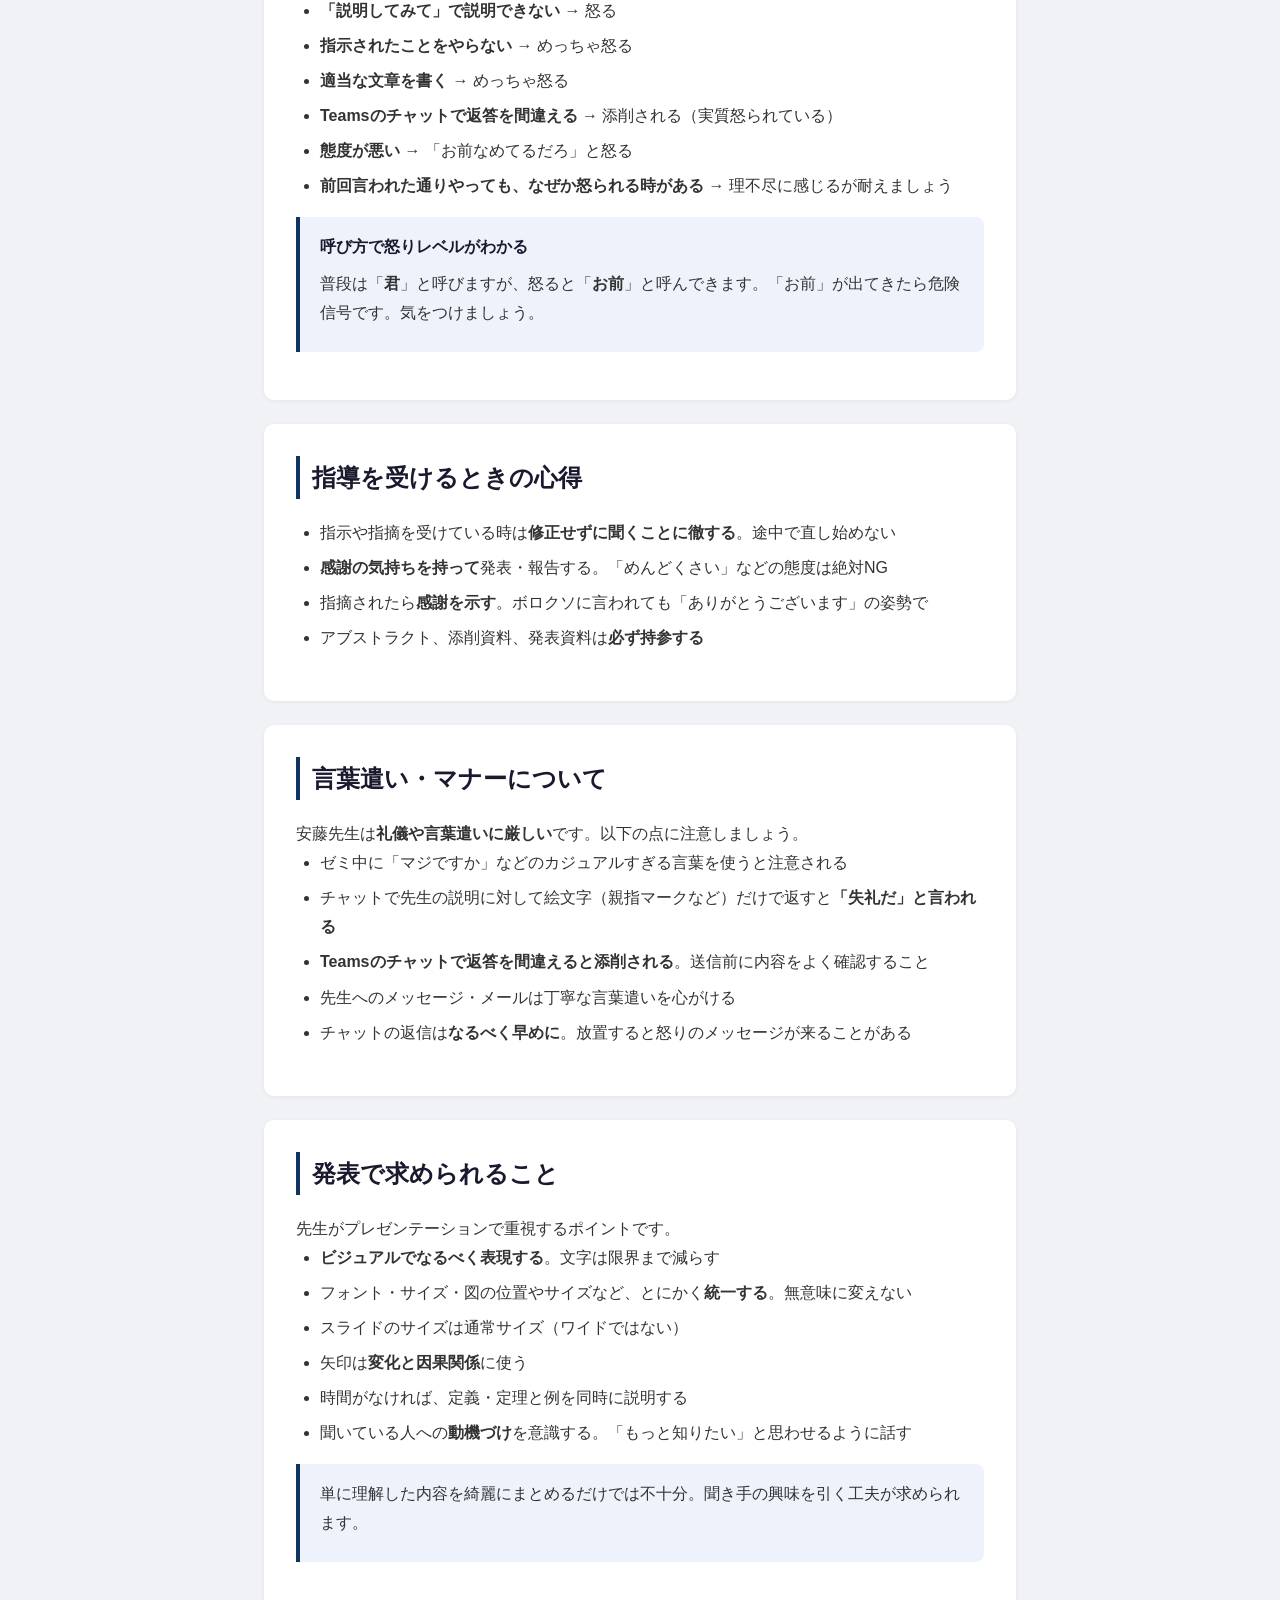
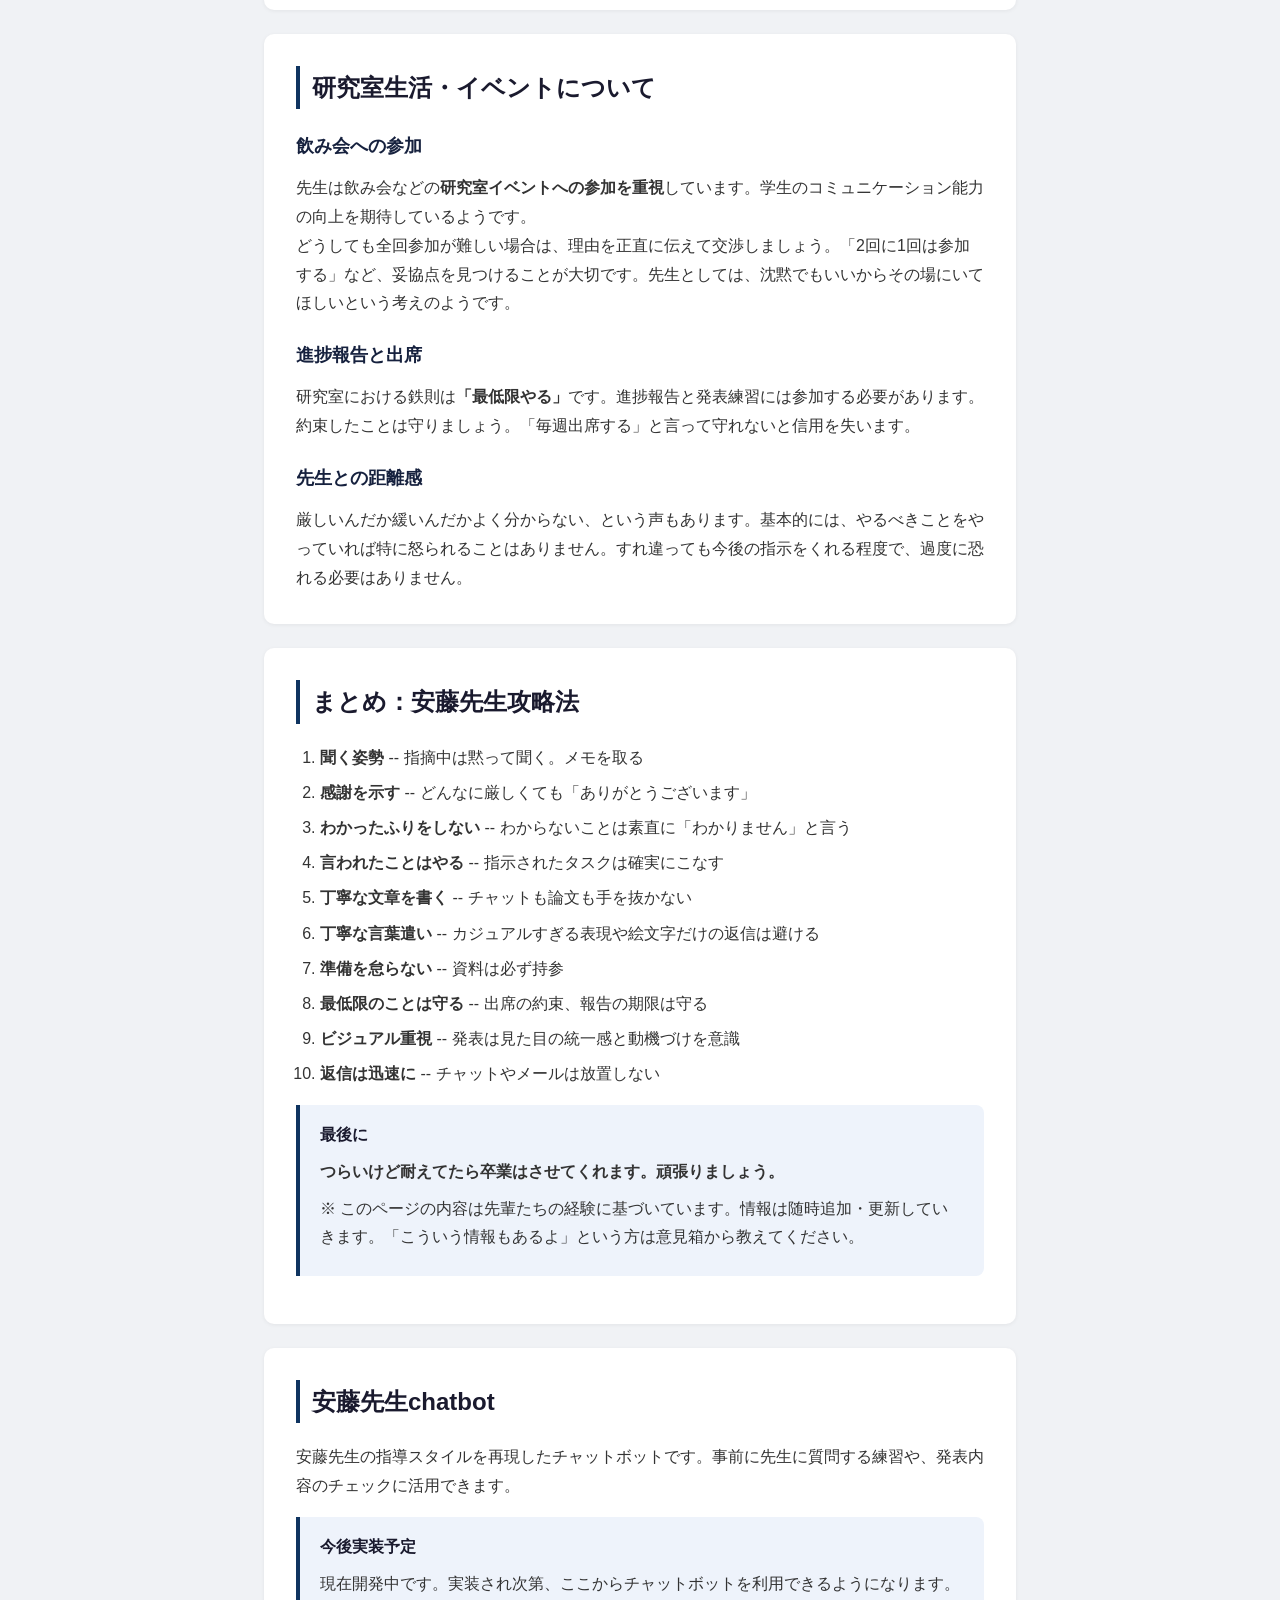
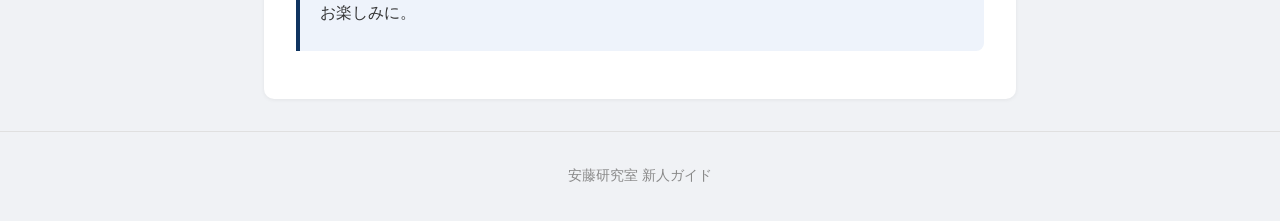
<file: sensei.html>
<!DOCTYPE html>
<html lang="ja">
<head>
  <meta charset="UTF-8">
  <meta name="viewport" content="width=device-width, initial-scale=1.0">
  <title>安藤先生の性格 — 安藤研究室</title>
  <link rel="stylesheet" href="style.css">
</head>
<body>
  <header>
    <div class="header-inner">
      <h1>安藤先生の性格</h1>
      <p class="subtitle">先生との付き合い方</p>
    </div>
  </header>
  <div class="subpage">
    <a href="index.html" class="back-link">&larr; ホームに戻る</a>

    <section>
      <h2>はじめに</h2>
      <p>ここは先輩たちの経験から学んだ、安藤先生との付き合い方をまとめたページです。研究室生活をスムーズに送るための参考にしてください。</p>
      <div class="note">
        <p>※ 先生も人間です。ここに書かれていることは傾向であり、状況によって変わります。最終的には自分で関係を築いていきましょう。</p>
      </div>
    </section>

    <section>
      <h2>指導スタイルの特徴</h2>

      <h3>フィードバックは率直で厳しい</h3>
      <p>安藤先生の指導は<strong>ストレートで容赦がない</strong>のが特徴です。自分では「完璧だ！」と思って出したものでも、細かく指摘が入ります。自信作をボロクソに言われることは日常茶飯事なので、覚悟しておきましょう。</p>
      <p>ただし、指摘の内容自体は的確です。時間を置いて見返すと「確かにそうだ」と思えることがほとんどです。</p>

      <h3>良いところは褒めてくれる</h3>
      <p>厳しい一方で、ちゃんと理解していたり良い発言をしたりすると「君できるね！」と素直に褒めてくれます。褒められた時は素直に喜びましょう。</p>

      <h3>内容の理解度を重視する</h3>
      <p>発表やゼミでは、表面的な理解ではなく<strong>本質的に理解しているか</strong>を見ています。<strong>わかってないのにわかったふりをするとめっちゃ怒ります。</strong>これは先生が最も嫌うことの一つです。</p>
      <p>わかってなさそうだと「<strong>説明してみて</strong>」と言ってきます。そこで説明できないと怒られます。理解が曖昧なまま「わかりました」と言うのは絶対にやめましょう。</p>

      <h3>文章にとてもこだわる</h3>
      <p>安藤先生は<strong>文章にとてもこだわる人</strong>です。適当な文章を書くとめっちゃ怒ります。論文、報告書、スライド、チャットのメッセージに至るまで、雑な文章は容赦なく指摘されます。提出前に必ず見直しましょう。</p>

    </section>

    <section>
      <h2>先生の怒りパターン</h2>
      <p>安藤先生は<strong>とにかくめっちゃ怒ります</strong>。以下のパターンを把握しておきましょう。</p>
      <ul>
        <li><strong>わかったふりをする</strong> → めっちゃ怒る</li>
        <li><strong>「説明してみて」で説明できない</strong> → 怒る</li>
        <li><strong>指示されたことをやらない</strong> → めっちゃ怒る</li>
        <li><strong>適当な文章を書く</strong> → めっちゃ怒る</li>
        <li><strong>Teamsのチャットで返答を間違える</strong> → 添削される（実質怒られている）</li>
        <li><strong>態度が悪い</strong> → 「お前なめてるだろ」と怒る</li>
        <li><strong>前回言われた通りやっても、なぜか怒られる時がある</strong> → 理不尽に感じるが耐えましょう</li>
      </ul>
      <div class="note">
        <h4>呼び方で怒りレベルがわかる</h4>
        <p>普段は「<strong>君</strong>」と呼びますが、怒ると「<strong>お前</strong>」と呼んできます。「お前」が出てきたら危険信号です。気をつけましょう。</p>
      </div>
    </section>

    <section>
      <h2>指導を受けるときの心得</h2>
      <ul>
        <li>指示や指摘を受けている時は<strong>修正せずに聞くことに徹する</strong>。途中で直し始めない</li>
        <li><strong>感謝の気持ちを持って</strong>発表・報告する。「めんどくさい」などの態度は絶対NG</li>
        <li>指摘されたら<strong>感謝を示す</strong>。ボロクソに言われても「ありがとうございます」の姿勢で</li>
        <li>アブストラクト、添削資料、発表資料は<strong>必ず持参する</strong></li>
      </ul>
    </section>

    <section>
      <h2>言葉遣い・マナーについて</h2>
      <p>安藤先生は<strong>礼儀や言葉遣いに厳しい</strong>です。以下の点に注意しましょう。</p>
      <ul>
        <li>ゼミ中に「マジですか」などのカジュアルすぎる言葉を使うと注意される</li>
        <li>チャットで先生の説明に対して絵文字（親指マークなど）だけで返すと<strong>「失礼だ」と言われる</strong></li>
        <li><strong>Teamsのチャットで返答を間違えると添削される</strong>。送信前に内容をよく確認すること</li>
        <li>先生へのメッセージ・メールは丁寧な言葉遣いを心がける</li>
        <li>チャットの返信は<strong>なるべく早めに</strong>。放置すると怒りのメッセージが来ることがある</li>
      </ul>
    </section>

    <section>
      <h2>発表で求められること</h2>
      <p>先生がプレゼンテーションで重視するポイントです。</p>
      <ul>
        <li><strong>ビジュアルでなるべく表現する</strong>。文字は限界まで減らす</li>
        <li>フォント・サイズ・図の位置やサイズなど、とにかく<strong>統一する</strong>。無意味に変えない</li>
        <li>スライドのサイズは通常サイズ（ワイドではない）</li>
        <li>矢印は<strong>変化と因果関係</strong>に使う</li>
        <li>時間がなければ、定義・定理と例を同時に説明する</li>
        <li>聞いている人への<strong>動機づけ</strong>を意識する。「もっと知りたい」と思わせるように話す</li>
      </ul>
      <div class="note">
        <p>単に理解した内容を綺麗にまとめるだけでは不十分。聞き手の興味を引く工夫が求められます。</p>
      </div>
    </section>

    <section>
      <h2>研究室生活・イベントについて</h2>
      <h3>飲み会への参加</h3>
      <p>先生は飲み会などの<strong>研究室イベントへの参加を重視</strong>しています。学生のコミュニケーション能力の向上を期待しているようです。</p>
      <p>どうしても全回参加が難しい場合は、理由を正直に伝えて交渉しましょう。「2回に1回は参加する」など、妥協点を見つけることが大切です。先生としては、沈黙でもいいからその場にいてほしいという考えのようです。</p>

      <h3>進捗報告と出席</h3>
      <p>研究室における鉄則は<strong>「最低限やる」</strong>です。進捗報告と発表練習には参加する必要があります。約束したことは守りましょう。「毎週出席する」と言って守れないと信用を失います。</p>

      <h3>先生との距離感</h3>
      <p>厳しいんだか緩いんだかよく分からない、という声もあります。基本的には、やるべきことをやっていれば特に怒られることはありません。すれ違っても今後の指示をくれる程度で、過度に恐れる必要はありません。</p>
    </section>

    <section>
      <h2>まとめ：安藤先生攻略法</h2>
      <ol>
        <li><strong>聞く姿勢</strong> -- 指摘中は黙って聞く。メモを取る</li>
        <li><strong>感謝を示す</strong> -- どんなに厳しくても「ありがとうございます」</li>
        <li><strong>わかったふりをしない</strong> -- わからないことは素直に「わかりません」と言う</li>
        <li><strong>言われたことはやる</strong> -- 指示されたタスクは確実にこなす</li>
        <li><strong>丁寧な文章を書く</strong> -- チャットも論文も手を抜かない</li>
        <li><strong>丁寧な言葉遣い</strong> -- カジュアルすぎる表現や絵文字だけの返信は避ける</li>
        <li><strong>準備を怠らない</strong> -- 資料は必ず持参</li>
        <li><strong>最低限のことは守る</strong> -- 出席の約束、報告の期限は守る</li>
        <li><strong>ビジュアル重視</strong> -- 発表は見た目の統一感と動機づけを意識</li>
        <li><strong>返信は迅速に</strong> -- チャットやメールは放置しない</li>
      </ol>
      <div class="note">
        <h4>最後に</h4>
        <p><strong>つらいけど耐えてたら卒業はさせてくれます。頑張りましょう。</strong></p>
        <p>※ このページの内容は先輩たちの経験に基づいています。情報は随時追加・更新していきます。「こういう情報もあるよ」という方は意見箱から教えてください。</p>
      </div>
    </section>

    <!-- ===== 安藤先生chatbot ===== -->
    <section>
      <h2>安藤先生chatbot</h2>
      <p>安藤先生の指導スタイルを再現したチャットボットです。事前に先生に質問する練習や、発表内容のチェックに活用できます。</p>
      <div class="note">
        <h4>今後実装予定</h4>
        <p>現在開発中です。実装され次第、ここからチャットボットを利用できるようになります。お楽しみに。</p>
      </div>
    </section>

  </div>
  <footer><p>安藤研究室 新人ガイド</p></footer>
</body>
</html>
</file>
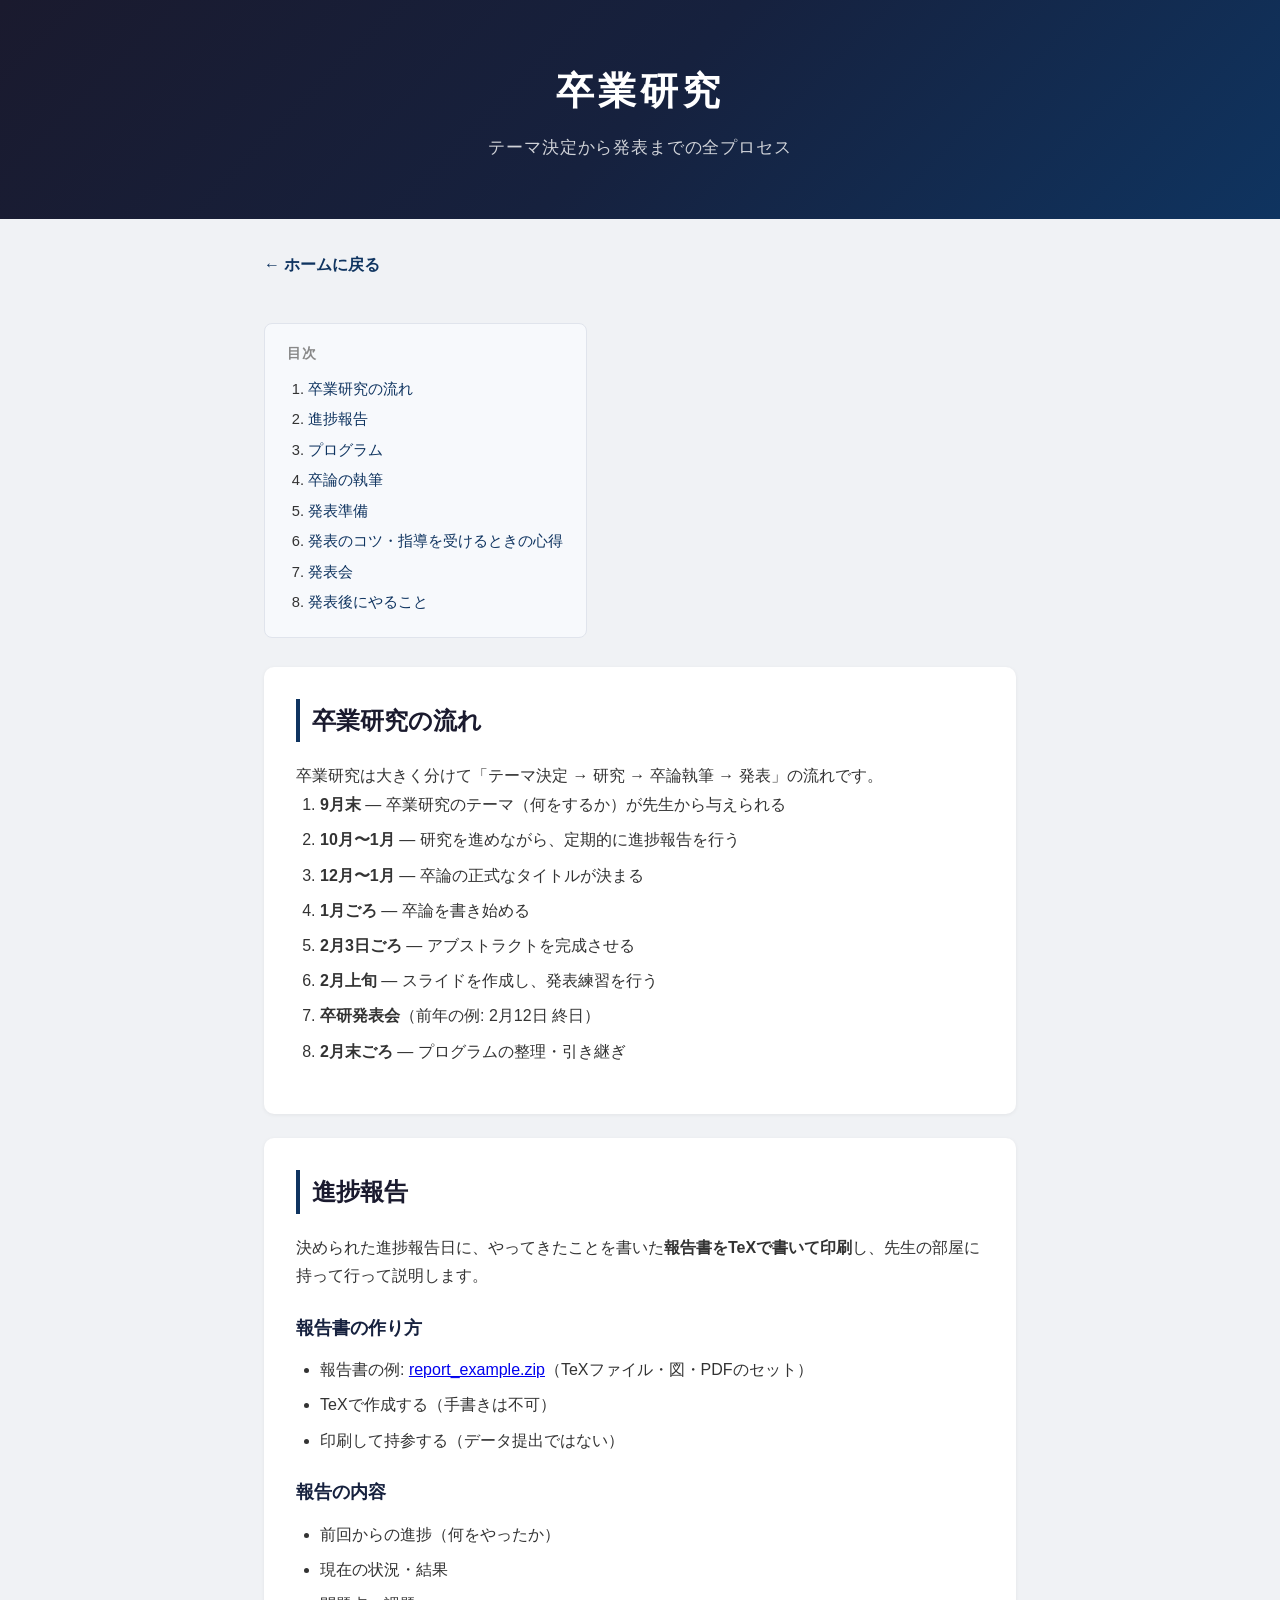
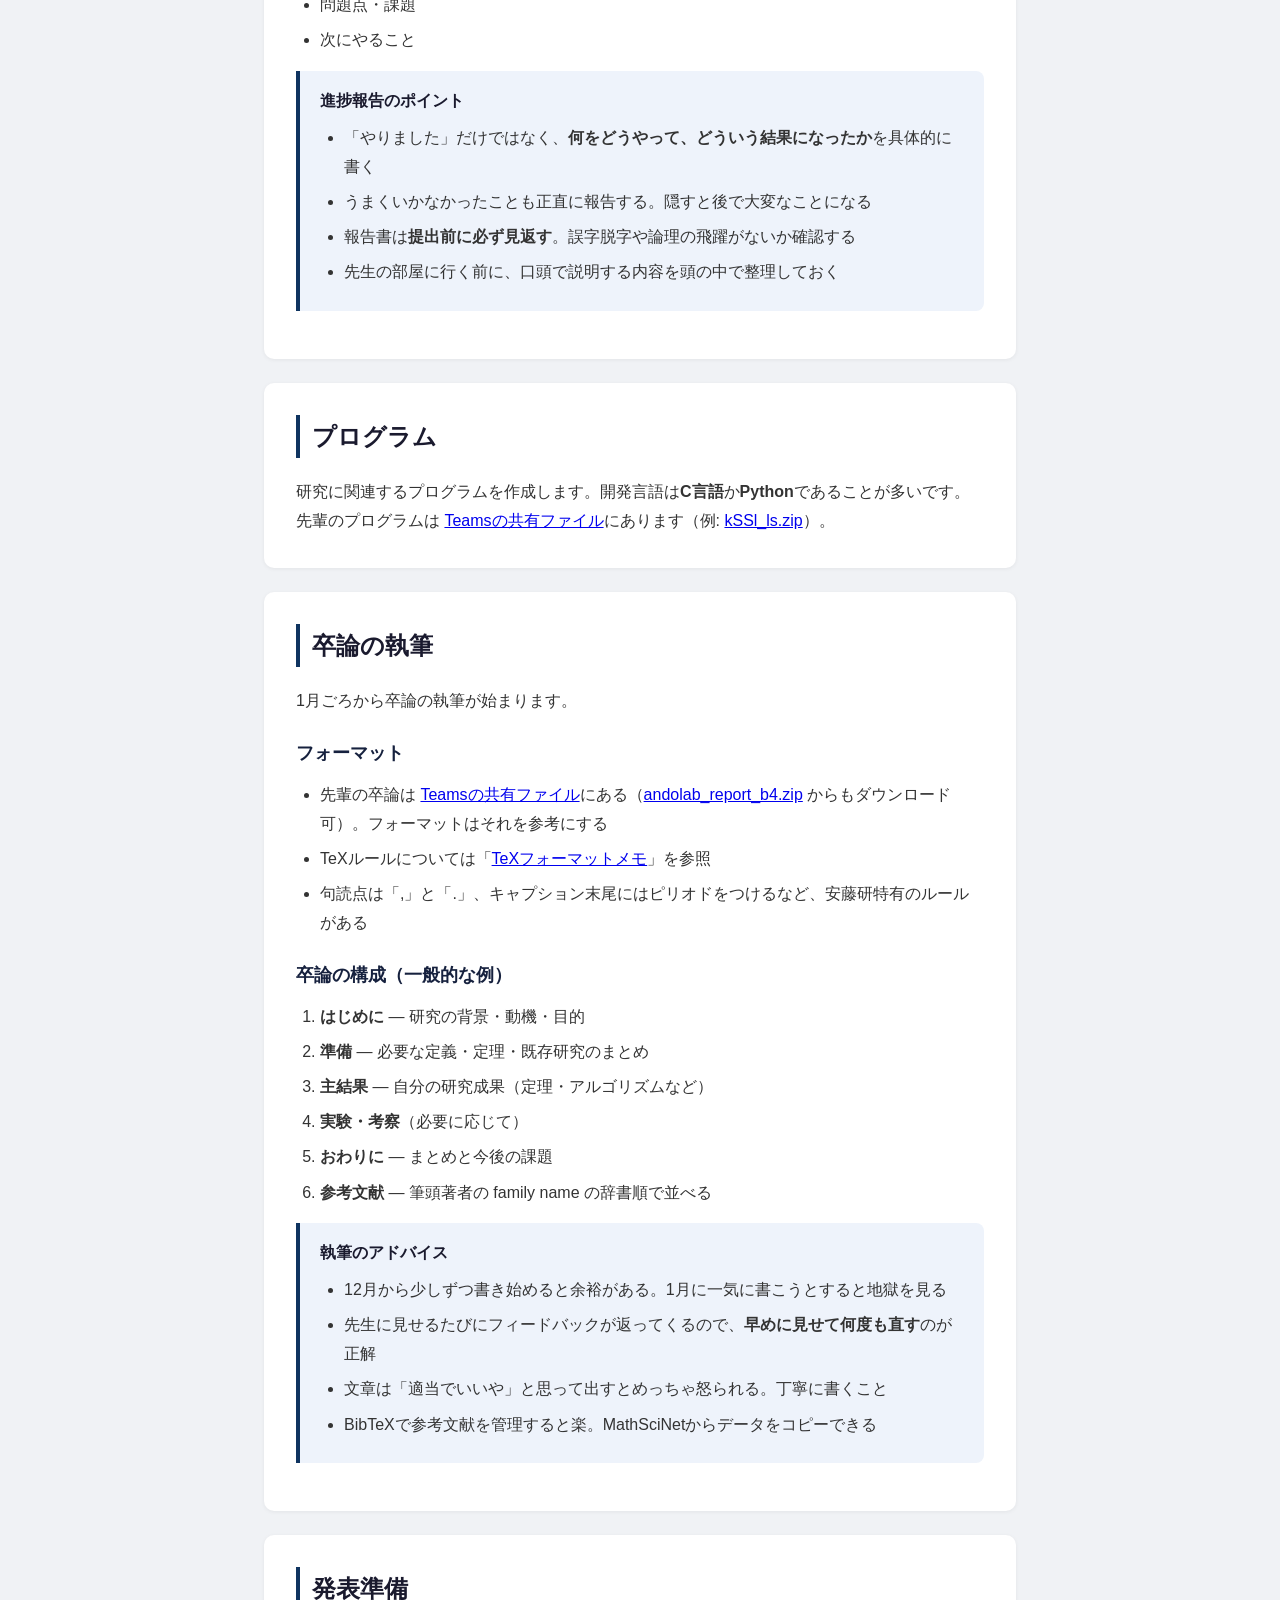
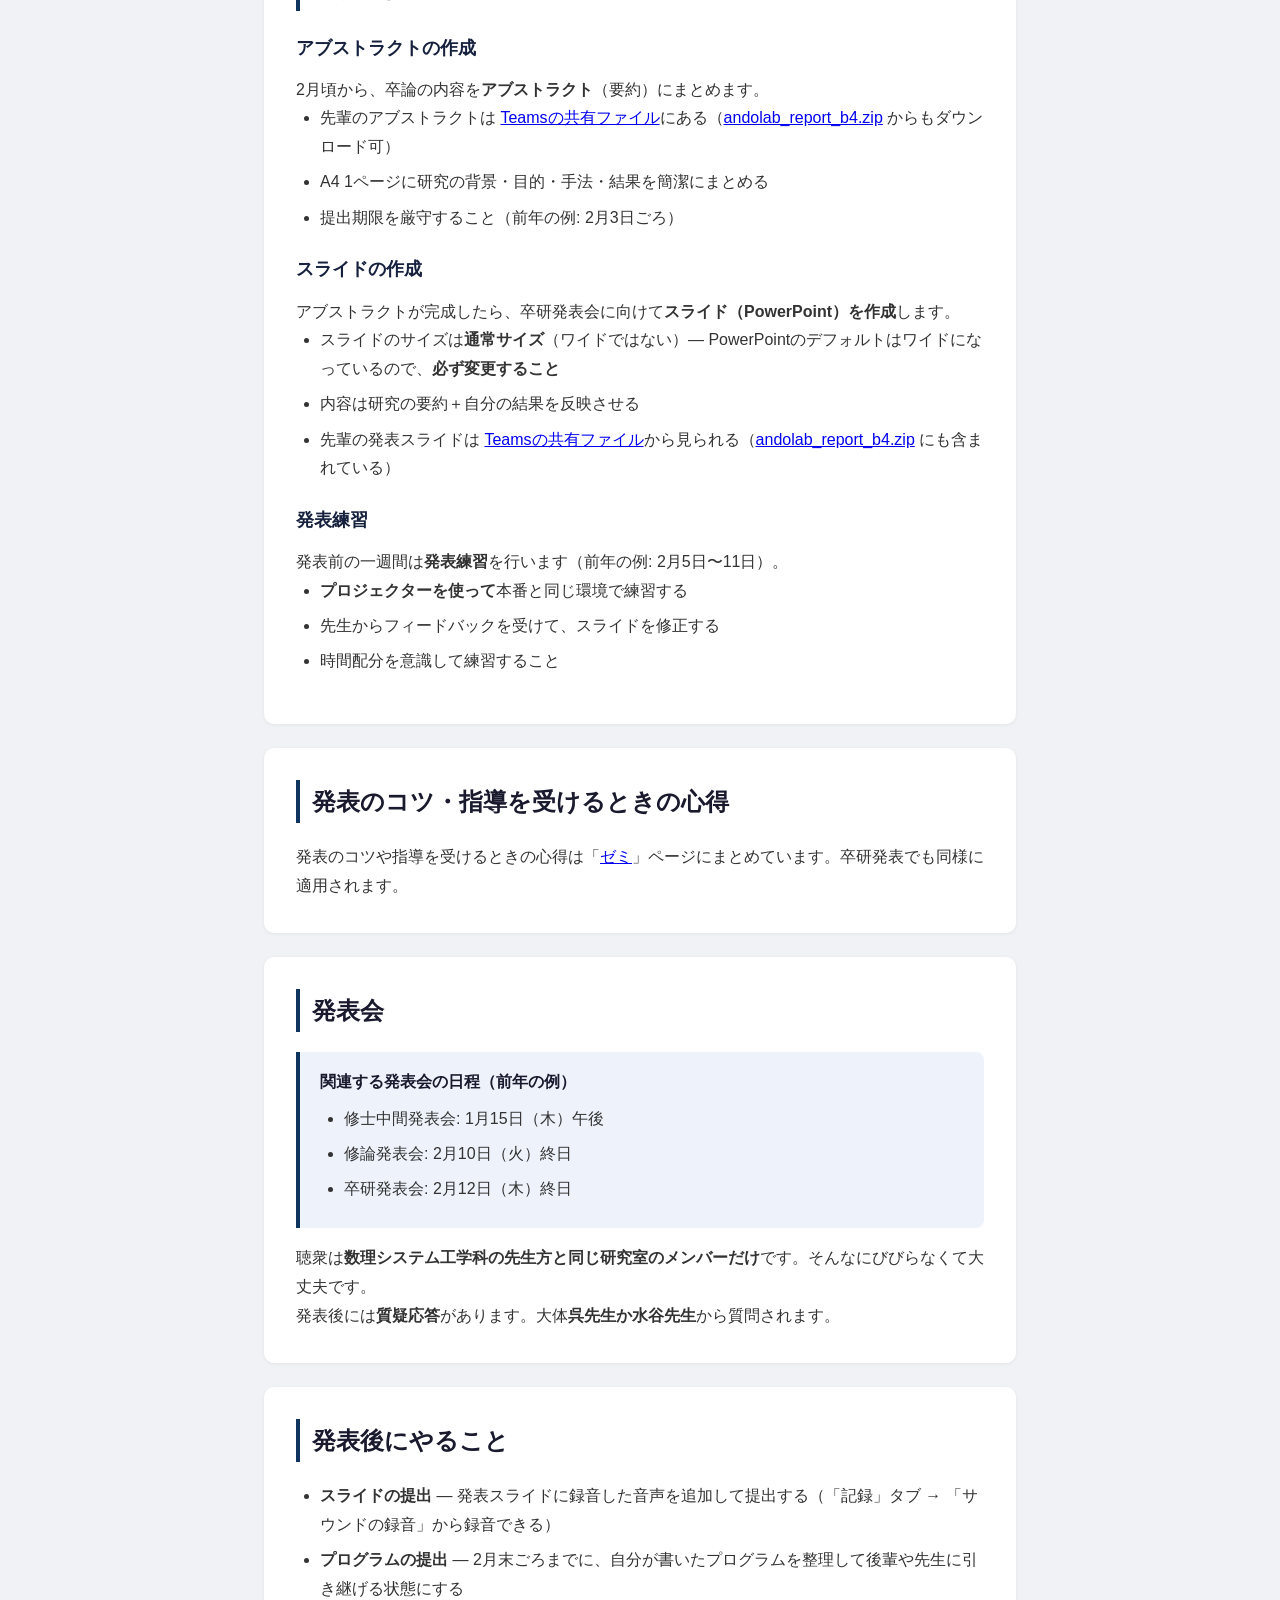
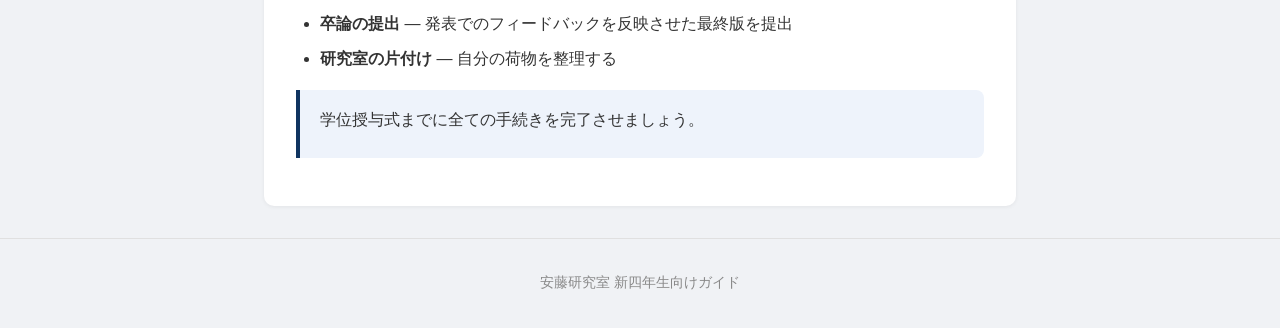
<file: thesis.html>
<!DOCTYPE html>
<html lang="ja">
<head>
  <meta charset="UTF-8">
  <meta name="viewport" content="width=device-width, initial-scale=1.0">
  <title>卒業研究 — 安藤研究室</title>
  <link rel="stylesheet" href="style.css">
</head>
<body>
  <header>
    <div class="header-inner">
      <h1>卒業研究</h1>
      <p class="subtitle">テーマ決定から発表までの全プロセス</p>
    </div>
  </header>
  <div class="subpage">
    <a href="index.html" class="back-link">&larr; ホームに戻る</a>

    <nav class="toc">
      <div class="toc-title">目次</div>
      <ol>
        <li><a href="#flow">卒業研究の流れ</a></li>
        <li><a href="#progress">進捗報告</a></li>
        <li><a href="#program">プログラム</a></li>
        <li><a href="#writing">卒論の執筆</a></li>
        <li><a href="#presentation">発表準備</a></li>
        <li><a href="#tips">発表のコツ・指導を受けるときの心得</a></li>
        <li><a href="#presentation-day">発表会</a></li>
        <li><a href="#after">発表後にやること</a></li>
      </ol>
    </nav>

    <!-- ===== 卒業研究の流れ ===== -->
    <section id="flow">
      <h2>卒業研究の流れ</h2>
      <p>卒業研究は大きく分けて「テーマ決定 → 研究 → 卒論執筆 → 発表」の流れです。</p>
      <ol>
        <li><strong>9月末</strong> — 卒業研究のテーマ（何をするか）が先生から与えられる</li>
        <li><strong>10月〜1月</strong> — 研究を進めながら、定期的に進捗報告を行う</li>
        <li><strong>12月〜1月</strong> — 卒論の正式なタイトルが決まる</li>
        <li><strong>1月ごろ</strong> — 卒論を書き始める</li>
        <li><strong>2月3日ごろ</strong> — アブストラクトを完成させる</li>
        <li><strong>2月上旬</strong> — スライドを作成し、発表練習を行う</li>
        <li><strong>卒研発表会</strong>（前年の例: 2月12日 終日）</li>
        <li><strong>2月末ごろ</strong> — プログラムの整理・引き継ぎ</li>
      </ol>
    </section>

    <!-- ===== 進捗報告 ===== -->
    <section id="progress">
      <h2>進捗報告</h2>
      <p>決められた進捗報告日に、やってきたことを書いた<strong>報告書をTeXで書いて印刷</strong>し、先生の部屋に持って行って説明します。</p>

      <h3>報告書の作り方</h3>
      <ul>
        <li>報告書の例: <a href="templates/report_example.zip" download>report_example.zip</a>（TeXファイル・図・PDFのセット）</li>
        <li>TeXで作成する（手書きは不可）</li>
        <li>印刷して持参する（データ提出ではない）</li>
      </ul>

      <h3>報告の内容</h3>
      <ul>
        <li>前回からの進捗（何をやったか）</li>
        <li>現在の状況・結果</li>
        <li>問題点・課題</li>
        <li>次にやること</li>
      </ul>

      <div class="note">
        <h4>進捗報告のポイント</h4>
        <ul>
          <li>「やりました」だけではなく、<strong>何をどうやって、どういう結果になったか</strong>を具体的に書く</li>
          <li>うまくいかなかったことも正直に報告する。隠すと後で大変なことになる</li>
          <li>報告書は<strong>提出前に必ず見返す</strong>。誤字脱字や論理の飛躍がないか確認する</li>
          <li>先生の部屋に行く前に、口頭で説明する内容を頭の中で整理しておく</li>
        </ul>
      </div>
    </section>

    <!-- ===== プログラム ===== -->
    <section id="program">
      <h2>プログラム</h2>
      <p>研究に関連するプログラムを作成します。開発言語は<strong>C言語</strong>か<strong>Python</strong>であることが多いです。</p>
      <p>先輩のプログラムは <a href="https://teams.microsoft.com/l/channel/19%3A6de579cf32d641caaab70f4b4ed462b1%40thread.tacv2/General?groupId=b7b00818-d9b5-4ded-85f2-c36750c0e77f&tenantId=e0d7dc00-4621-4fe0-90b1-df7b1b40b351" target="_blank">Teamsの共有ファイル</a>にあります（例: <a href="templates/kSSl_ls.zip" download>kSSl_ls.zip</a>）。</p>
    </section>

    <!-- ===== 卒論の執筆 ===== -->
    <section id="writing">
      <h2>卒論の執筆</h2>
      <p>1月ごろから卒論の執筆が始まります。</p>

      <h3>フォーマット</h3>
      <ul>
        <li>先輩の卒論は <a href="https://teams.microsoft.com/l/channel/19%3A6de579cf32d641caaab70f4b4ed462b1%40thread.tacv2/General?groupId=b7b00818-d9b5-4ded-85f2-c36750c0e77f&tenantId=e0d7dc00-4621-4fe0-90b1-df7b1b40b351" target="_blank">Teamsの共有ファイル</a>にある（<a href="templates/andolab_report_b4.zip" download>andolab_report_b4.zip</a> からもダウンロード可）。フォーマットはそれを参考にする</li>
        <li>TeXルールについては「<a href="tex.html">TeXフォーマットメモ</a>」を参照</li>
        <li>句読点は「,」と「.」、キャプション末尾にはピリオドをつけるなど、安藤研特有のルールがある</li>
      </ul>

      <h3>卒論の構成（一般的な例）</h3>
      <ol>
        <li><strong>はじめに</strong> — 研究の背景・動機・目的</li>
        <li><strong>準備</strong> — 必要な定義・定理・既存研究のまとめ</li>
        <li><strong>主結果</strong> — 自分の研究成果（定理・アルゴリズムなど）</li>
        <li><strong>実験・考察</strong>（必要に応じて）</li>
        <li><strong>おわりに</strong> — まとめと今後の課題</li>
        <li><strong>参考文献</strong> — 筆頭著者の family name の辞書順で並べる</li>
      </ol>

      <div class="note">
        <h4>執筆のアドバイス</h4>
        <ul>
          <li>12月から少しずつ書き始めると余裕がある。1月に一気に書こうとすると地獄を見る</li>
          <li>先生に見せるたびにフィードバックが返ってくるので、<strong>早めに見せて何度も直す</strong>のが正解</li>
          <li>文章は「適当でいいや」と思って出すとめっちゃ怒られる。丁寧に書くこと</li>
          <li>BibTeXで参考文献を管理すると楽。MathSciNetからデータをコピーできる</li>
        </ul>
      </div>
    </section>

    <!-- ===== 発表準備 ===== -->
    <section id="presentation">
      <h2>発表準備</h2>

      <h3>アブストラクトの作成</h3>
      <p>2月頃から、卒論の内容を<strong>アブストラクト</strong>（要約）にまとめます。</p>
      <ul>
        <li>先輩のアブストラクトは <a href="https://teams.microsoft.com/l/channel/19%3A6de579cf32d641caaab70f4b4ed462b1%40thread.tacv2/General?groupId=b7b00818-d9b5-4ded-85f2-c36750c0e77f&tenantId=e0d7dc00-4621-4fe0-90b1-df7b1b40b351" target="_blank">Teamsの共有ファイル</a>にある（<a href="templates/andolab_report_b4.zip" download>andolab_report_b4.zip</a> からもダウンロード可）</li>
        <li>A4 1ページに研究の背景・目的・手法・結果を簡潔にまとめる</li>
        <li>提出期限を厳守すること（前年の例: 2月3日ごろ）</li>
      </ul>

      <h3>スライドの作成</h3>
      <p>アブストラクトが完成したら、卒研発表会に向けて<strong>スライド（PowerPoint）を作成</strong>します。</p>
      <ul>
        <li>スライドのサイズは<strong>通常サイズ</strong>（ワイドではない）— PowerPointのデフォルトはワイドになっているので、<strong>必ず変更すること</strong></li>
        <li>内容は研究の要約＋自分の結果を反映させる</li>
        <li>先輩の発表スライドは <a href="https://teams.microsoft.com/l/channel/19%3A6de579cf32d641caaab70f4b4ed462b1%40thread.tacv2/General?groupId=b7b00818-d9b5-4ded-85f2-c36750c0e77f&tenantId=e0d7dc00-4621-4fe0-90b1-df7b1b40b351" target="_blank">Teamsの共有ファイル</a>から見られる（<a href="templates/andolab_report_b4.zip" download>andolab_report_b4.zip</a> にも含まれている）</li>
      </ul>

      <h3>発表練習</h3>
      <p>発表前の一週間は<strong>発表練習</strong>を行います（前年の例: 2月5日〜11日）。</p>
      <ul>
        <li><strong>プロジェクターを使って</strong>本番と同じ環境で練習する</li>
        <li>先生からフィードバックを受けて、スライドを修正する</li>
        <li>時間配分を意識して練習すること</li>
      </ul>

    </section>

    <!-- ===== 発表のコツ・心得 ===== -->
    <section id="tips">
      <h2>発表のコツ・指導を受けるときの心得</h2>
      <p>発表のコツや指導を受けるときの心得は「<a href="seminar.html#tips">ゼミ</a>」ページにまとめています。卒研発表でも同様に適用されます。</p>
    </section>

    <!-- ===== 発表会 ===== -->
    <section id="presentation-day">
      <h2>発表会</h2>
      <div class="note">
        <h4>関連する発表会の日程（前年の例）</h4>
        <ul>
          <li>修士中間発表会: 1月15日（木）午後</li>
          <li>修論発表会: 2月10日（火）終日</li>
          <li>卒研発表会: 2月12日（木）終日</li>
        </ul>
      </div>
      <p>聴衆は<strong>数理システム工学科の先生方と同じ研究室のメンバーだけ</strong>です。そんなにびびらなくて大丈夫です。</p>
      <p>発表後には<strong>質疑応答</strong>があります。大体<strong>呉先生か水谷先生</strong>から質問されます。</p>
    </section>

    <!-- ===== 発表後 ===== -->
    <section id="after">
      <h2>発表後にやること</h2>
      <ul>
        <li><strong>スライドの提出</strong> — 発表スライドに録音した音声を追加して提出する（「記録」タブ → 「サウンドの録音」から録音できる）</li>
        <li><strong>プログラムの提出</strong> — 2月末ごろまでに、自分が書いたプログラムを整理して後輩や先生に引き継げる状態にする</li>
        <li><strong>卒論の提出</strong> — 発表でのフィードバックを反映させた最終版を提出</li>
        <li><strong>研究室の片付け</strong> — 自分の荷物を整理する</li>
      </ul>
      <div class="note">
        <p>学位授与式までに全ての手続きを完了させましょう。</p>
      </div>
    </section>

  </div>
  <footer><p>安藤研究室 新四年生向けガイド</p></footer>
</body>
</html>
</file>
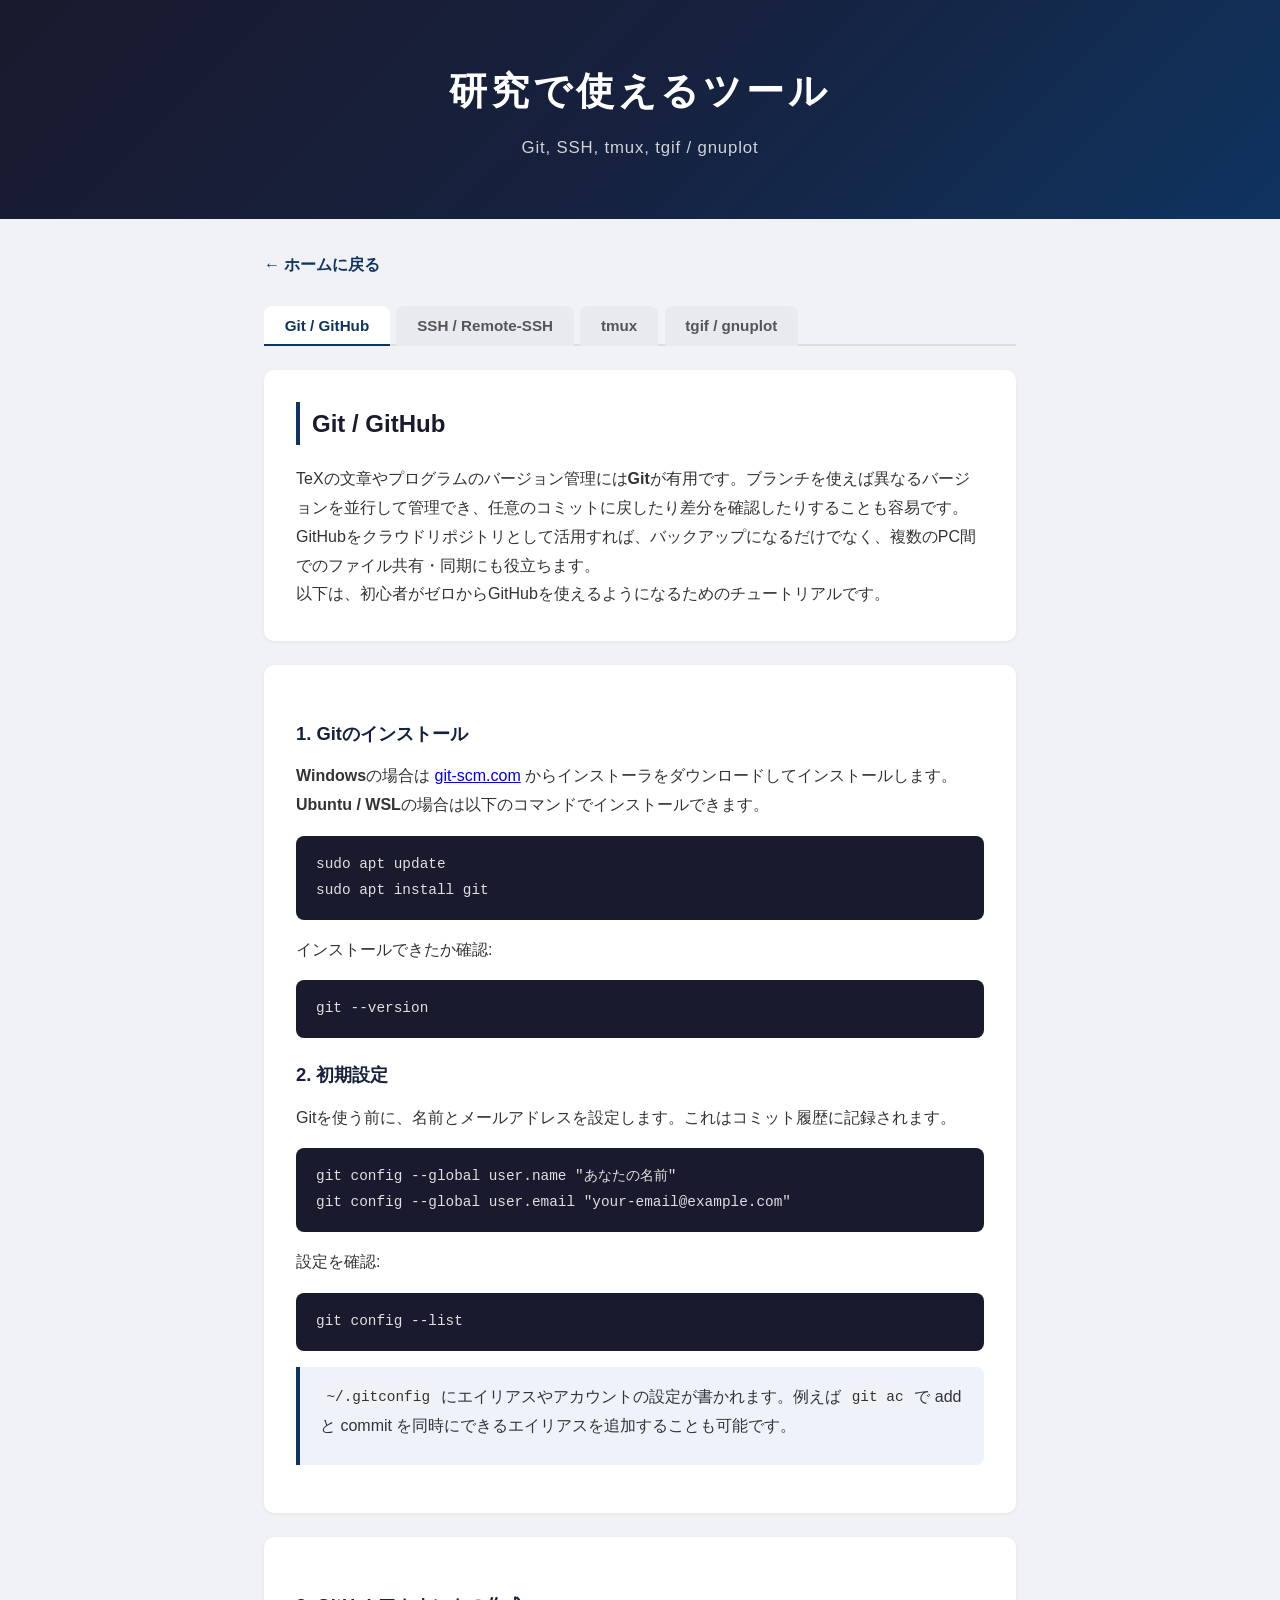
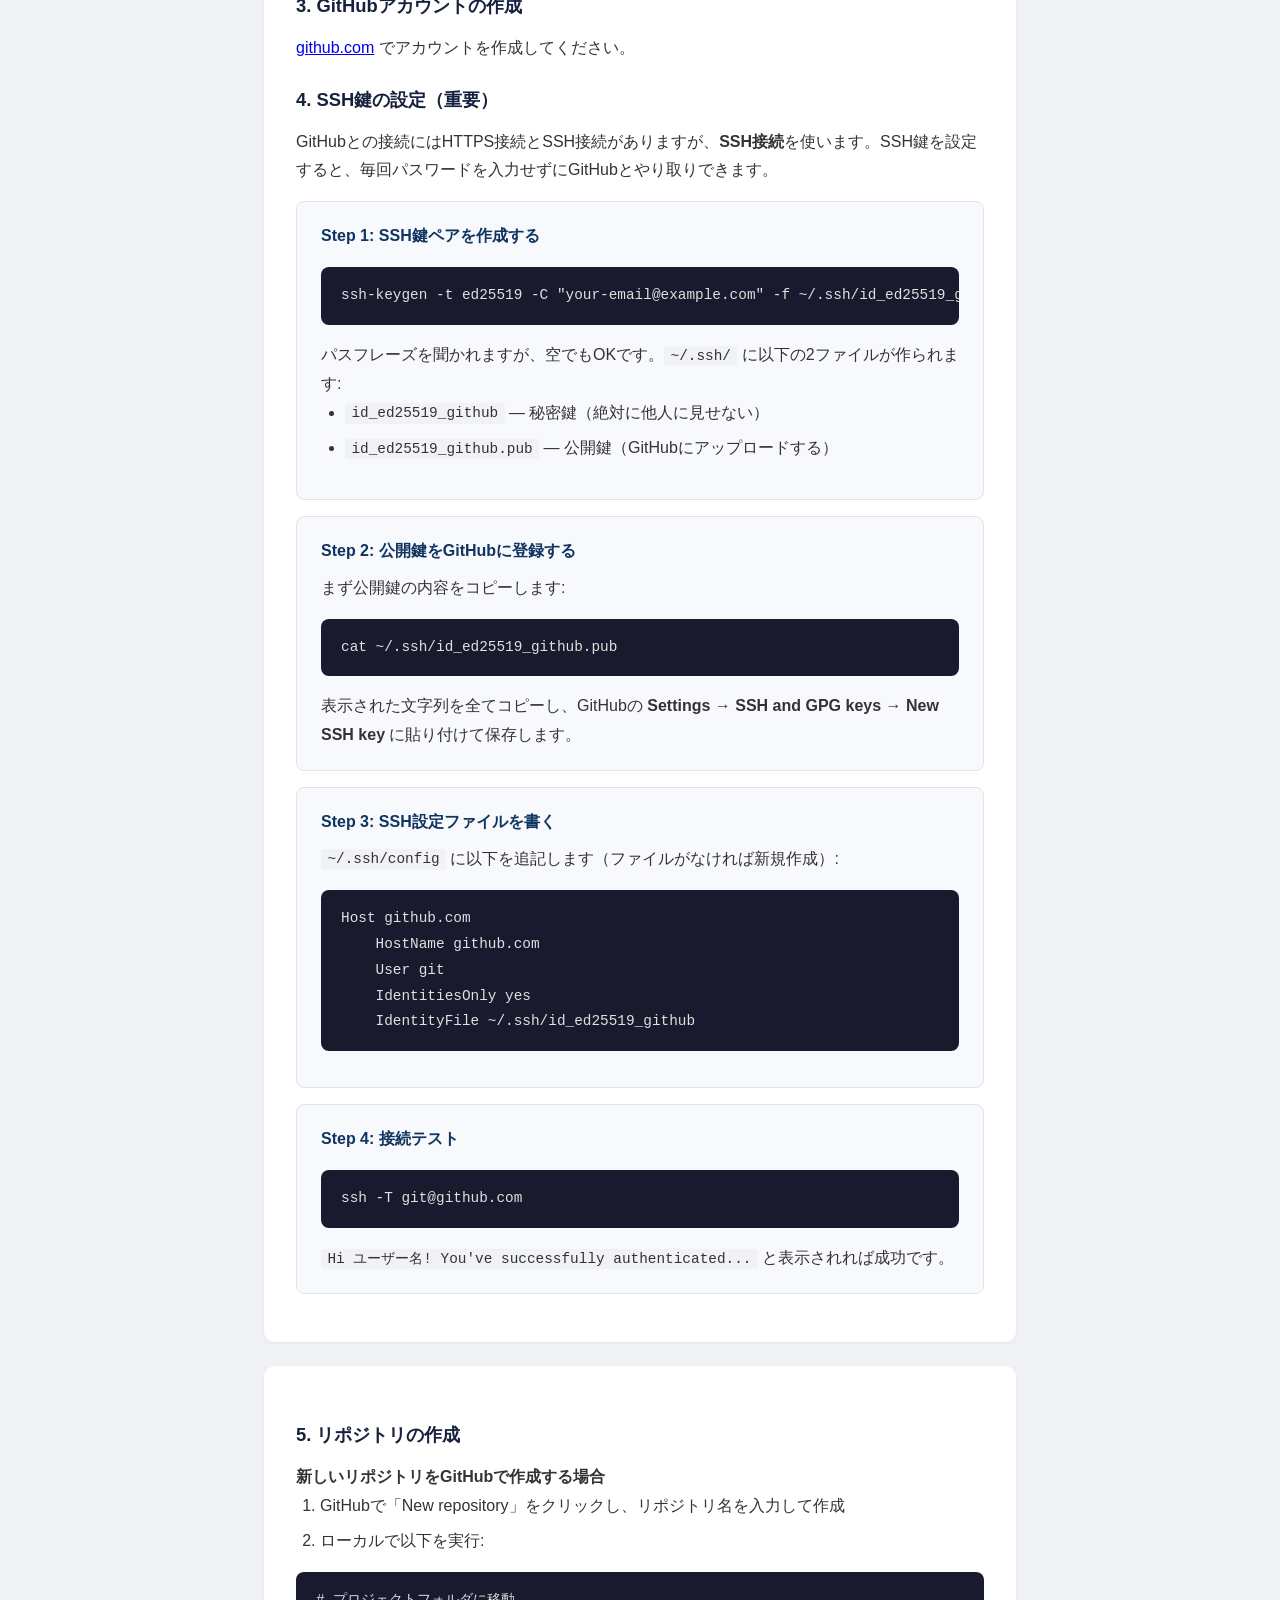
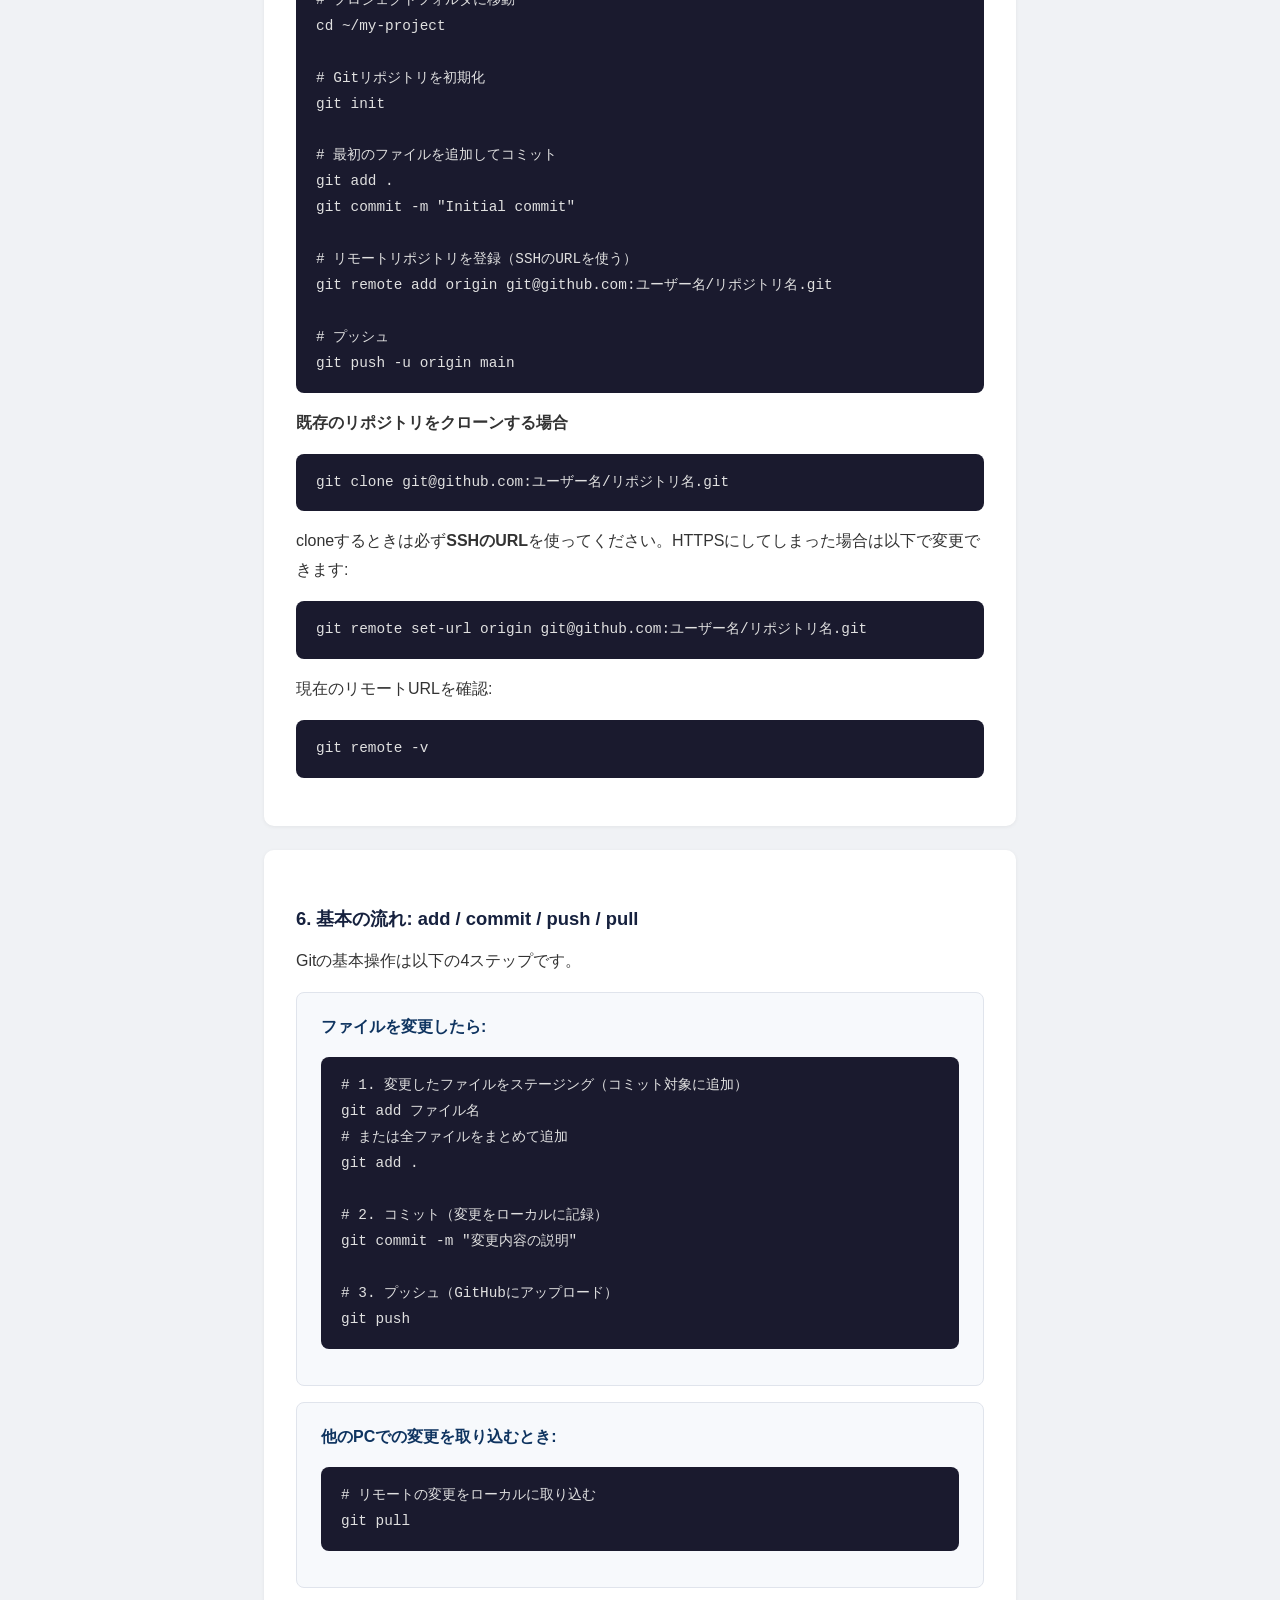
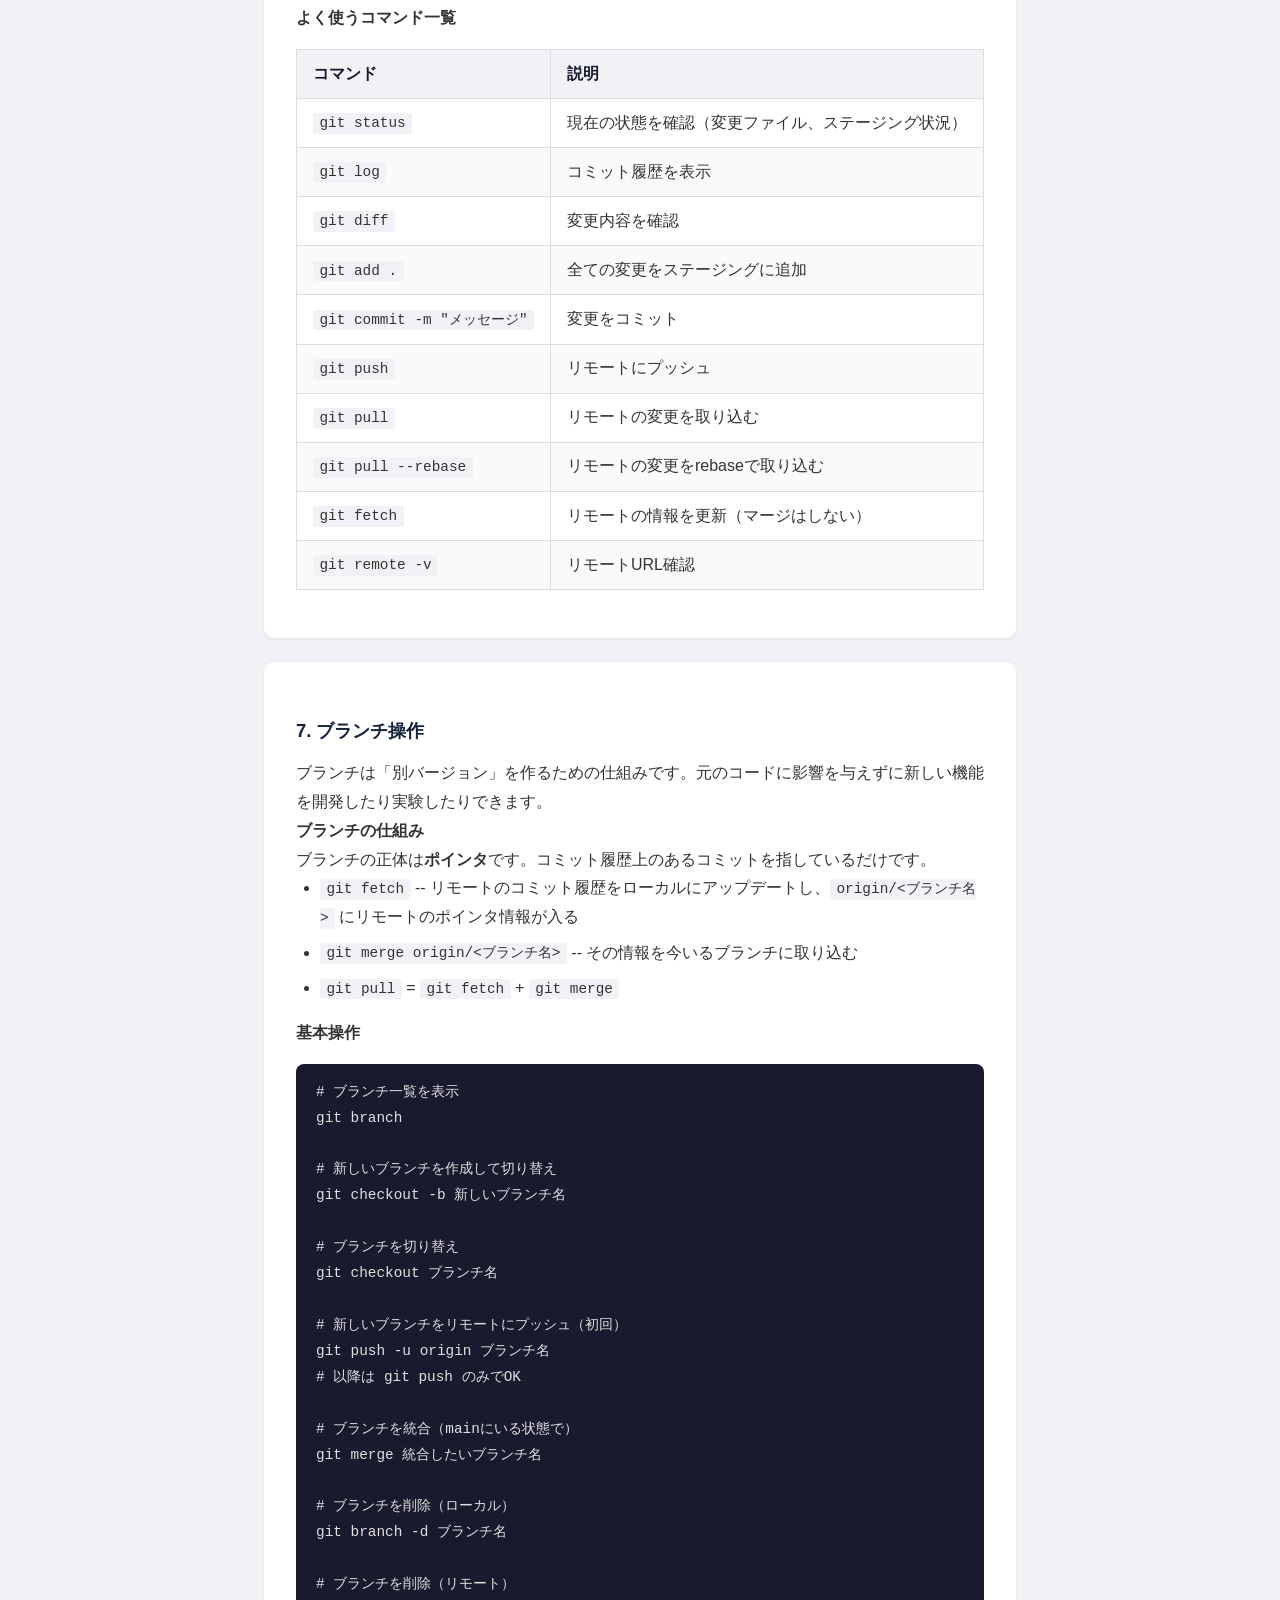
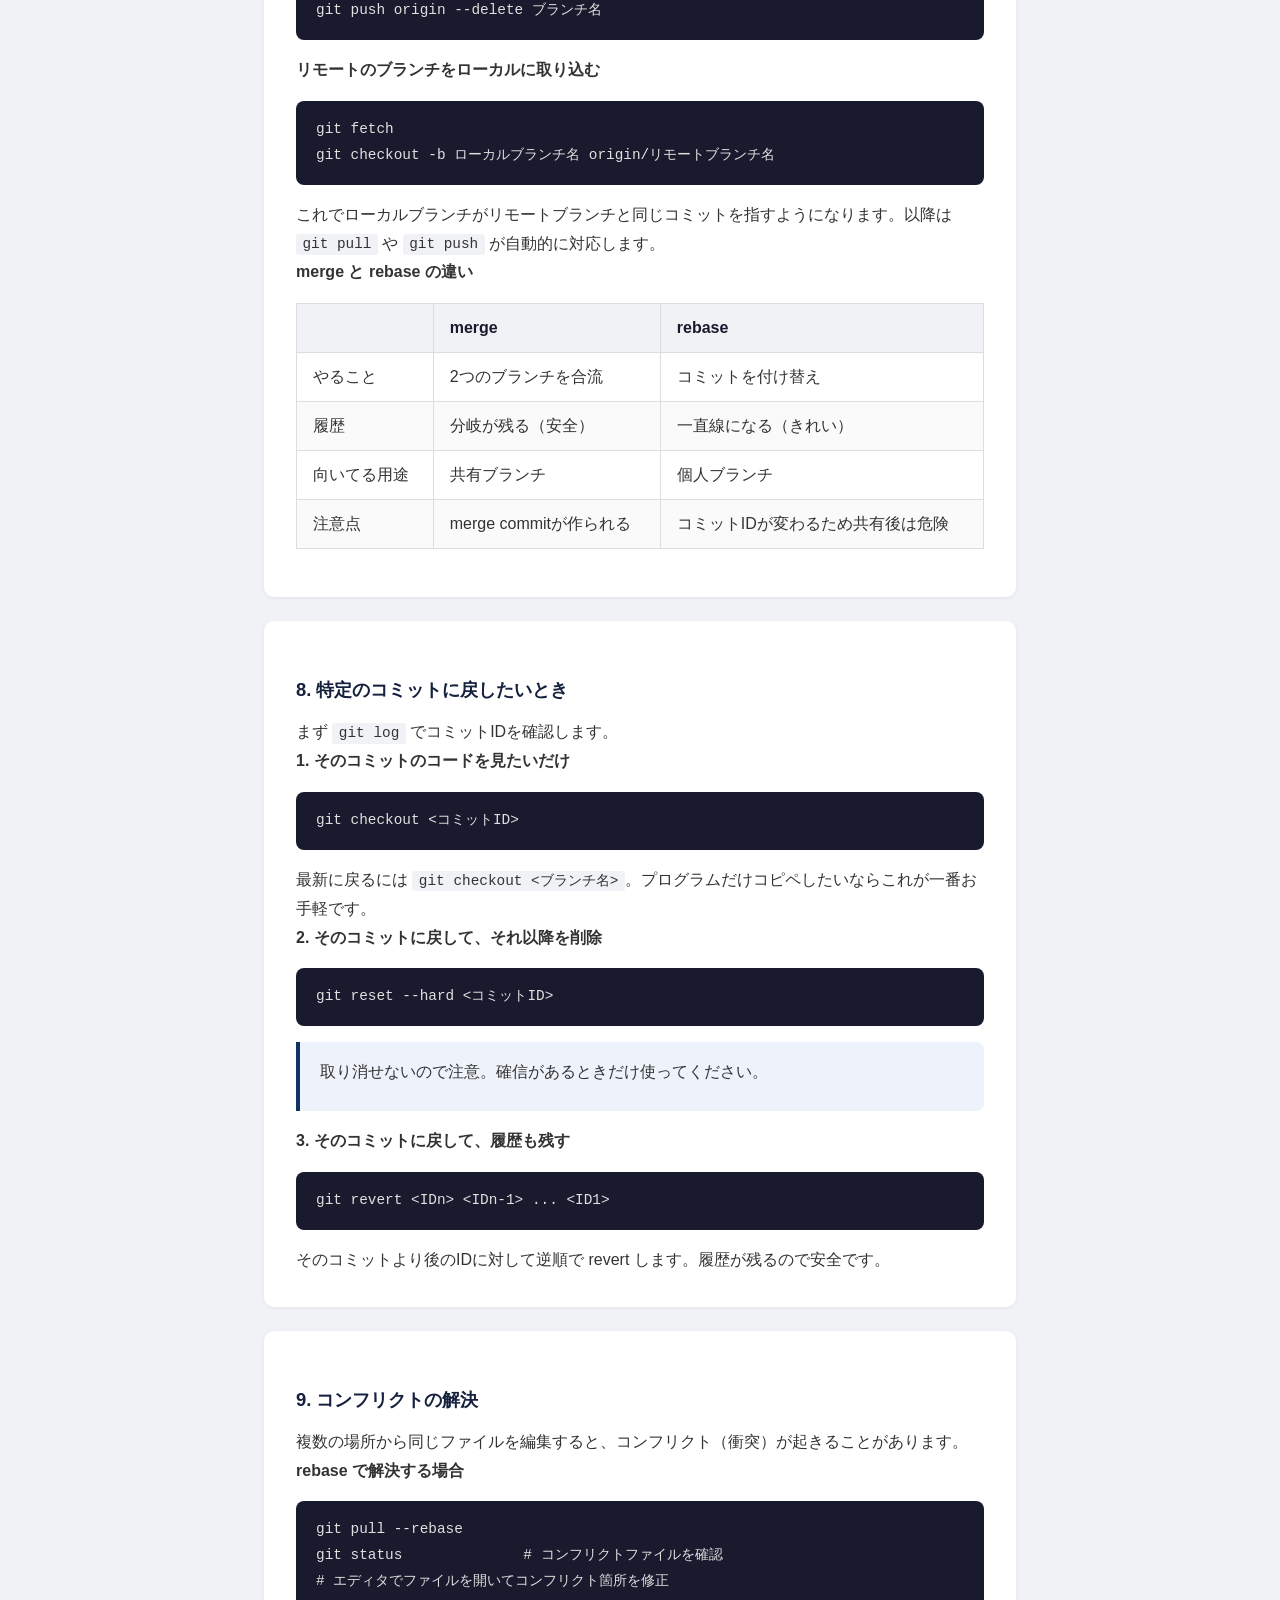
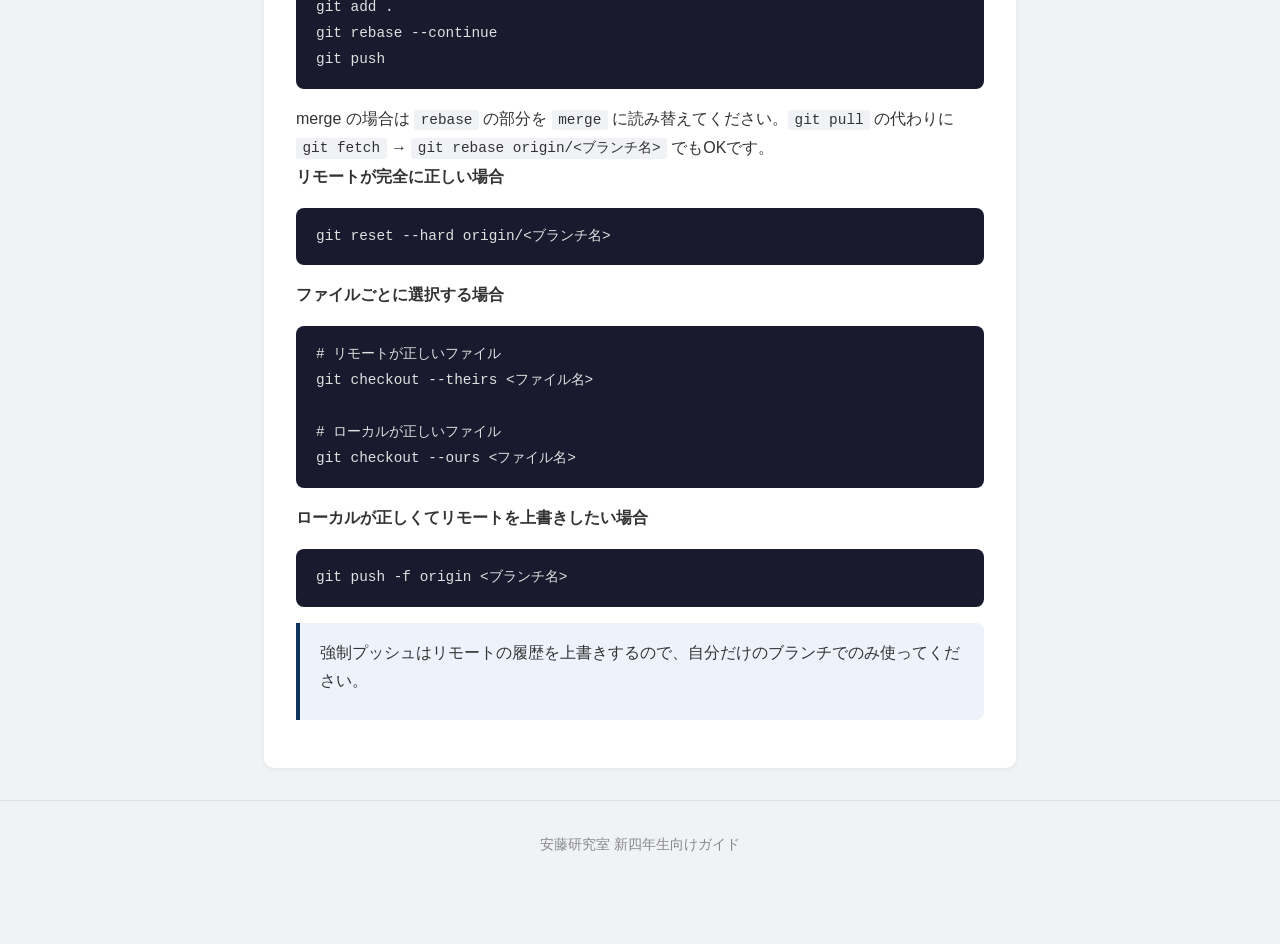
<file: tools.html>
<!DOCTYPE html>
<html lang="ja">
<head>
  <meta charset="UTF-8">
  <meta name="viewport" content="width=device-width, initial-scale=1.0">
  <title>研究で使えるツール — 安藤研究室</title>
  <link rel="stylesheet" href="style.css">
  <style>
    /* ===== Tab UI ===== */
    .tab-bar {
      display: flex;
      flex-wrap: wrap;
      gap: 0.4rem;
      margin-bottom: 1.5rem;
      border-bottom: 2px solid #ddd;
      padding-bottom: 0;
    }
    .tab-btn {
      padding: 0.65rem 1.3rem;
      border: none;
      background: #e8eaf0;
      color: #555;
      font-size: 0.95rem;
      font-weight: 600;
      border-radius: 8px 8px 0 0;
      cursor: pointer;
      transition: background 0.2s, color 0.2s;
      position: relative;
      bottom: -2px;
      border-bottom: 2px solid transparent;
    }
    .tab-btn:hover {
      background: #d0d4e0;
      color: #1a1a2e;
    }
    .tab-btn.active {
      background: #fff;
      color: #0f3460;
      border-bottom: 2px solid #0f3460;
    }
    .tab-content {
      display: none;
    }
    .tab-content.active {
      display: block;
    }
    /* コマンド説明用 */
    .cmd-desc {
      color: #666;
      font-size: 0.9em;
    }
    .step-box {
      background: #f7f9fc;
      border: 1px solid #e0e4ec;
      border-radius: 8px;
      padding: 1.25rem 1.5rem;
      margin: 1rem 0;
    }
    .step-box h4 {
      color: #0f3460;
      margin-bottom: 0.5rem;
    }
    @media (max-width: 600px) {
      .tab-btn {
        padding: 0.5rem 0.8rem;
        font-size: 0.82rem;
      }
    }
  </style>
</head>
<body>
  <header>
    <div class="header-inner">
      <h1>研究で使えるツール</h1>
      <p class="subtitle">Git, SSH, tmux, tgif / gnuplot</p>
    </div>
  </header>
  <div class="subpage">
    <a href="index.html" class="back-link">&larr; ホームに戻る</a>

    <!-- Tab Bar -->
    <div class="tab-bar">
      <button class="tab-btn active" data-tab="git">Git / GitHub</button>
      <button class="tab-btn" data-tab="ssh">SSH / Remote-SSH</button>
      <button class="tab-btn" data-tab="tmux">tmux</button>
      <button class="tab-btn" data-tab="draw">tgif / gnuplot</button>
      <button class="tab-btn" data-tab="ai" style="display:none">AI</button>
    </div>

    <!-- ============================================================ -->
    <!-- 1. Git / GitHub -->
    <!-- ============================================================ -->
    <div class="tab-content active" id="tab-git">

      <section>
        <h2>Git / GitHub</h2>
        <p>TeXの文章やプログラムのバージョン管理には<strong>Git</strong>が有用です。ブランチを使えば異なるバージョンを並行して管理でき、任意のコミットに戻したり差分を確認したりすることも容易です。GitHubをクラウドリポジトリとして活用すれば、バックアップになるだけでなく、複数のPC間でのファイル共有・同期にも役立ちます。</p>
        <p>以下は、初心者がゼロからGitHubを使えるようになるためのチュートリアルです。</p>
      </section>

      <!-- インストールと初期設定 -->
      <section>
        <h3>1. Gitのインストール</h3>
        <p><strong>Windows</strong>の場合は <a href="https://git-scm.com/" target="_blank">git-scm.com</a> からインストーラをダウンロードしてインストールします。<strong>Ubuntu / WSL</strong>の場合は以下のコマンドでインストールできます。</p>
        <pre><code>sudo apt update
sudo apt install git</code></pre>
        <p>インストールできたか確認:</p>
        <pre><code>git --version</code></pre>

        <h3>2. 初期設定</h3>
        <p>Gitを使う前に、名前とメールアドレスを設定します。これはコミット履歴に記録されます。</p>
        <pre><code>git config --global user.name "あなたの名前"
git config --global user.email "your-email@example.com"</code></pre>
        <p>設定を確認:</p>
        <pre><code>git config --list</code></pre>
        <div class="note">
          <p><code>~/.gitconfig</code> にエイリアスやアカウントの設定が書かれます。例えば <code>git ac</code> で add と commit を同時にできるエイリアスを追加することも可能です。</p>
        </div>
      </section>

      <!-- GitHubアカウントとSSH鍵 -->
      <section>
        <h3>3. GitHubアカウントの作成</h3>
        <p><a href="https://github.com/" target="_blank">github.com</a> でアカウントを作成してください。</p>

        <h3>4. SSH鍵の設定（重要）</h3>
        <p>GitHubとの接続にはHTTPS接続とSSH接続がありますが、<strong>SSH接続</strong>を使います。SSH鍵を設定すると、毎回パスワードを入力せずにGitHubとやり取りできます。</p>

        <div class="step-box">
          <h4>Step 1: SSH鍵ペアを作成する</h4>
          <pre><code>ssh-keygen -t ed25519 -C "your-email@example.com" -f ~/.ssh/id_ed25519_github</code></pre>
          <p>パスフレーズを聞かれますが、空でもOKです。<code>~/.ssh/</code> に以下の2ファイルが作られます:</p>
          <ul>
            <li><code>id_ed25519_github</code> — 秘密鍵（絶対に他人に見せない）</li>
            <li><code>id_ed25519_github.pub</code> — 公開鍵（GitHubにアップロードする）</li>
          </ul>
        </div>

        <div class="step-box">
          <h4>Step 2: 公開鍵をGitHubに登録する</h4>
          <p>まず公開鍵の内容をコピーします:</p>
          <pre><code>cat ~/.ssh/id_ed25519_github.pub</code></pre>
          <p>表示された文字列を全てコピーし、GitHubの <strong>Settings &rarr; SSH and GPG keys &rarr; New SSH key</strong> に貼り付けて保存します。</p>
        </div>

        <div class="step-box">
          <h4>Step 3: SSH設定ファイルを書く</h4>
          <p><code>~/.ssh/config</code> に以下を追記します（ファイルがなければ新規作成）:</p>
          <pre><code>Host github.com
    HostName github.com
    User git
    IdentitiesOnly yes
    IdentityFile ~/.ssh/id_ed25519_github</code></pre>
        </div>

        <div class="step-box">
          <h4>Step 4: 接続テスト</h4>
          <pre><code>ssh -T git@github.com</code></pre>
          <p><code>Hi ユーザー名! You've successfully authenticated...</code> と表示されれば成功です。</p>
        </div>
      </section>

      <!-- リポジトリ作成 -->
      <section>
        <h3>5. リポジトリの作成</h3>

        <h4>新しいリポジトリをGitHubで作成する場合</h4>
        <ol>
          <li>GitHubで「New repository」をクリックし、リポジトリ名を入力して作成</li>
          <li>ローカルで以下を実行:</li>
        </ol>
        <pre><code># プロジェクトフォルダに移動
cd ~/my-project

# Gitリポジトリを初期化
git init

# 最初のファイルを追加してコミット
git add .
git commit -m "Initial commit"

# リモートリポジトリを登録（SSHのURLを使う）
git remote add origin git@github.com:ユーザー名/リポジトリ名.git

# プッシュ
git push -u origin main</code></pre>

        <h4>既存のリポジトリをクローンする場合</h4>
        <pre><code>git clone git@github.com:ユーザー名/リポジトリ名.git</code></pre>
        <p>cloneするときは必ず<strong>SSHのURL</strong>を使ってください。HTTPSにしてしまった場合は以下で変更できます:</p>
        <pre><code>git remote set-url origin git@github.com:ユーザー名/リポジトリ名.git</code></pre>
        <p>現在のリモートURLを確認:</p>
        <pre><code>git remote -v</code></pre>
      </section>

      <!-- add / commit / push / pull -->
      <section>
        <h3>6. 基本の流れ: add / commit / push / pull</h3>
        <p>Gitの基本操作は以下の4ステップです。</p>

        <div class="step-box">
          <h4>ファイルを変更したら:</h4>
          <pre><code># 1. 変更したファイルをステージング（コミット対象に追加）
git add ファイル名
# または全ファイルをまとめて追加
git add .

# 2. コミット（変更をローカルに記録）
git commit -m "変更内容の説明"

# 3. プッシュ（GitHubにアップロード）
git push</code></pre>
        </div>

        <div class="step-box">
          <h4>他のPCでの変更を取り込むとき:</h4>
          <pre><code># リモートの変更をローカルに取り込む
git pull</code></pre>
        </div>

        <h4>よく使うコマンド一覧</h4>
        <table>
          <thead><tr><th>コマンド</th><th>説明</th></tr></thead>
          <tbody>
            <tr><td><code>git status</code></td><td>現在の状態を確認（変更ファイル、ステージング状況）</td></tr>
            <tr><td><code>git log</code></td><td>コミット履歴を表示</td></tr>
            <tr><td><code>git diff</code></td><td>変更内容を確認</td></tr>
            <tr><td><code>git add .</code></td><td>全ての変更をステージングに追加</td></tr>
            <tr><td><code>git commit -m "メッセージ"</code></td><td>変更をコミット</td></tr>
            <tr><td><code>git push</code></td><td>リモートにプッシュ</td></tr>
            <tr><td><code>git pull</code></td><td>リモートの変更を取り込む</td></tr>
            <tr><td><code>git pull --rebase</code></td><td>リモートの変更をrebaseで取り込む</td></tr>
            <tr><td><code>git fetch</code></td><td>リモートの情報を更新（マージはしない）</td></tr>
            <tr><td><code>git remote -v</code></td><td>リモートURL確認</td></tr>
          </tbody>
        </table>
      </section>

      <!-- ブランチ操作 -->
      <section>
        <h3>7. ブランチ操作</h3>
        <p>ブランチは「別バージョン」を作るための仕組みです。元のコードに影響を与えずに新しい機能を開発したり実験したりできます。</p>

        <h4>ブランチの仕組み</h4>
        <p>ブランチの正体は<strong>ポインタ</strong>です。コミット履歴上のあるコミットを指しているだけです。</p>
        <ul>
          <li><code>git fetch</code> -- リモートのコミット履歴をローカルにアップデートし、<code>origin/&lt;ブランチ名&gt;</code> にリモートのポインタ情報が入る</li>
          <li><code>git merge origin/&lt;ブランチ名&gt;</code> -- その情報を今いるブランチに取り込む</li>
          <li><code>git pull</code> = <code>git fetch</code> + <code>git merge</code></li>
        </ul>

        <h4>基本操作</h4>
        <pre><code># ブランチ一覧を表示
git branch

# 新しいブランチを作成して切り替え
git checkout -b 新しいブランチ名

# ブランチを切り替え
git checkout ブランチ名

# 新しいブランチをリモートにプッシュ（初回）
git push -u origin ブランチ名
# 以降は git push のみでOK

# ブランチを統合（mainにいる状態で）
git merge 統合したいブランチ名

# ブランチを削除（ローカル）
git branch -d ブランチ名

# ブランチを削除（リモート）
git push origin --delete ブランチ名</code></pre>

        <h4>リモートのブランチをローカルに取り込む</h4>
        <pre><code>git fetch
git checkout -b ローカルブランチ名 origin/リモートブランチ名</code></pre>
        <p>これでローカルブランチがリモートブランチと同じコミットを指すようになります。以降は <code>git pull</code> や <code>git push</code> が自動的に対応します。</p>

        <h4>merge と rebase の違い</h4>
        <table>
          <thead><tr><th></th><th>merge</th><th>rebase</th></tr></thead>
          <tbody>
            <tr><td>やること</td><td>2つのブランチを合流</td><td>コミットを付け替え</td></tr>
            <tr><td>履歴</td><td>分岐が残る（安全）</td><td>一直線になる（きれい）</td></tr>
            <tr><td>向いてる用途</td><td>共有ブランチ</td><td>個人ブランチ</td></tr>
            <tr><td>注意点</td><td>merge commitが作られる</td><td>コミットIDが変わるため共有後は危険</td></tr>
          </tbody>
        </table>
      </section>

      <!-- 特定のコミットに戻す -->
      <section>
        <h3>8. 特定のコミットに戻したいとき</h3>
        <p>まず <code>git log</code> でコミットIDを確認します。</p>

        <h4>1. そのコミットのコードを見たいだけ</h4>
        <pre><code>git checkout &lt;コミットID&gt;</code></pre>
        <p>最新に戻るには <code>git checkout &lt;ブランチ名&gt;</code>。プログラムだけコピペしたいならこれが一番お手軽です。</p>

        <h4>2. そのコミットに戻して、それ以降を削除</h4>
        <pre><code>git reset --hard &lt;コミットID&gt;</code></pre>
        <div class="note"><p>取り消せないので注意。確信があるときだけ使ってください。</p></div>

        <h4>3. そのコミットに戻して、履歴も残す</h4>
        <pre><code>git revert &lt;IDn&gt; &lt;IDn-1&gt; ... &lt;ID1&gt;</code></pre>
        <p>そのコミットより後のIDに対して逆順で revert します。履歴が残るので安全です。</p>
      </section>

      <!-- コンフリクト解決 -->
      <section>
        <h3>9. コンフリクトの解決</h3>
        <p>複数の場所から同じファイルを編集すると、コンフリクト（衝突）が起きることがあります。</p>

        <h4>rebase で解決する場合</h4>
        <pre><code>git pull --rebase
git status              # コンフリクトファイルを確認
# エディタでファイルを開いてコンフリクト箇所を修正
git add .
git rebase --continue
git push</code></pre>
        <p>merge の場合は <code>rebase</code> の部分を <code>merge</code> に読み替えてください。<code>git pull</code> の代わりに <code>git fetch</code> &rarr; <code>git rebase origin/&lt;ブランチ名&gt;</code> でもOKです。</p>

        <h4>リモートが完全に正しい場合</h4>
        <pre><code>git reset --hard origin/&lt;ブランチ名&gt;</code></pre>

        <h4>ファイルごとに選択する場合</h4>
        <pre><code># リモートが正しいファイル
git checkout --theirs &lt;ファイル名&gt;

# ローカルが正しいファイル
git checkout --ours &lt;ファイル名&gt;</code></pre>

        <h4>ローカルが正しくてリモートを上書きしたい場合</h4>
        <pre><code>git push -f origin &lt;ブランチ名&gt;</code></pre>
        <div class="note"><p>強制プッシュはリモートの履歴を上書きするので、自分だけのブランチでのみ使ってください。</p></div>
      </section>

    </div><!-- /tab-git -->

    <!-- ============================================================ -->
    <!-- 2. SSH / Remote-SSH -->
    <!-- ============================================================ -->
    <div class="tab-content" id="tab-ssh">

      <section>
        <h2>SSH / Remote-SSH</h2>
        <p>自分のPCでプログラムを実行するとスペック不足でフリーズすることがあります。<strong>SSH（Secure Shell）</strong>はネットワークを通じて他のPCに安全に接続し、遠隔操作する技術です。研究室に行かなくても、自宅から研究室のPCを操作できます。</p>
        <p>VSCodeの<strong>Remote-SSH拡張機能</strong>を使えば、自分のPCのVSCode上で研究室PCの環境でコーディングできます。ファイルもターミナルもリモート側のものを直接操作でき、あたかも研究室のPCの前にいるかのように作業できます。</p>
      </section>

      <section>
        <h3>SSHの仕組み</h3>
        <p>SSHは「公開鍵暗号方式」を使って安全に通信します。</p>
        <ol>
          <li><strong>秘密鍵</strong>（自分のPCに保存、絶対に人に見せない）と<strong>公開鍵</strong>（接続先サーバに置く）のペアを作る</li>
          <li>接続時、サーバが公開鍵で暗号化したデータを送り、クライアントが秘密鍵で復号して認証する</li>
          <li>パスワード不要で安全に接続できる</li>
        </ol>
      </section>

      <section>
        <h3>ネットワーク接続: Tailscaleの導入</h3>
        <p>研究室のPCに外部から接続するには、同じネットワーク上にいる必要があります。<strong>Tailscale</strong>はVPNを簡単に構築できるツールで、異なるネットワークにあるPC同士を仮想的に同じネットワークに接続できます。</p>
        <ol>
          <li>各PCで<a href="https://tailscale.com/" target="_blank">Tailscale</a>をインストールし、同じアカウントでログイン</li>
          <li>Tailscaleを起動する
            <ul>
              <li>Windowsではアプリを開いて起動</li>
              <li>Ubuntuでは <code>sudo tailscale up</code></li>
            </ul>
          </li>
          <li>Tailscaleの管理画面からSSHしたいサーバのIPアドレスを確認</li>
        </ol>
        <p>接続テスト:</p>
        <pre><code>ssh ユーザー名@IPアドレス
# 例: ssh andolab@100.94.152.23</code></pre>
      </section>

      <section>
        <h3>SSH鍵の設定（公開鍵認証）</h3>
        <p>毎回パスワードを入力しなくて済むように、SSH鍵ペアを設定します。</p>

        <div class="step-box">
          <h4>Step 1: 鍵ペアを作成する</h4>
          <p>鍵の名前に接続先サーバ名を入れておくとわかりやすいです。</p>
          <pre><code>ssh-keygen -t ed25519 -f ~/.ssh/id_ed25519_andolab</code></pre>
        </div>

        <div class="step-box">
          <h4>Step 2: 公開鍵をサーバに送信する</h4>
          <pre><code>ssh-copy-id -i ~/.ssh/id_ed25519_andolab.pub ユーザー名@IPアドレス</code></pre>
          <p>これでサーバの <code>~/.ssh/authorized_keys</code> に公開鍵が自動的に追加されます。</p>
        </div>

        <div class="step-box">
          <h4>Step 3: SSH設定ファイルを書く</h4>
          <p><code>~/.ssh/config</code> に以下を追記します:</p>
          <pre><code>Host andolab
    HostName 100.94.152.23
    User andolab
    IdentitiesOnly yes
    IdentityFile ~/.ssh/id_ed25519_andolab</code></pre>
          <p>これで <code>ssh andolab</code> だけで接続できるようになります。</p>
        </div>

        <div class="step-box">
          <h4>Step 4: 接続テスト</h4>
          <pre><code>ssh andolab</code></pre>
          <p>パスワードなしで接続できれば成功です。</p>
        </div>
      </section>

      <section>
        <h3>VSCode Remote-SSH の設定</h3>
        <p>VSCodeの拡張機能「<strong>Remote - SSH</strong>」をインストールすると、VSCode上からSSH接続先のファイルを直接編集できるようになります。</p>
        <ol>
          <li>VSCodeの拡張機能から「Remote - SSH」をインストール</li>
          <li>コマンドパレット（<code>Ctrl + Shift + P</code>）で「Remote-SSH: Connect to Host...」を選択</li>
          <li>先ほど <code>~/.ssh/config</code> に設定したホスト名（例: <code>andolab</code>）を選択</li>
          <li>接続が完了すると、VSCodeのファイルエクスプローラーやターミナルがリモートPCのものになる</li>
        </ol>
        <div class="note">
          <p>VSCodeはWindowsのソフトウェアですが、WSL上のUbuntuやリモートサーバで開けるのは、裏でサーバプロセスを立てて接続しているからです。</p>
        </div>
      </section>

    </div><!-- /tab-ssh -->

    <!-- ============================================================ -->
    <!-- 4. tmux -->
    <!-- ============================================================ -->
    <div class="tab-content" id="tab-tmux">

      <section>
        <h2>tmux</h2>
        <p>SSHして実験を開始しても、自分のPCがスリープした瞬間にSSHセッションが切断され、実行中のシェルスクリプトも停止してしまいます。それを防ぐのが<strong>tmux</strong>です。</p>
        <p>tmuxは1つのターミナル上で複数の仮想端末を管理できるツールで、SSH接続が切れてもプログラムを実行し続けられます。</p>
        <ul>
          <li>SSH接続が切れてもプログラムを実行し続けられる</li>
          <li>複数の作業画面（タブのようなもの）を切り替えられる</li>
          <li>画面を分割して同時に複数の作業ができる</li>
          <li>作業状態を保持したまま離脱（detach）し、後で再接続できる</li>
        </ul>
      </section>

      <section>
        <h3>3階層構造</h3>
        <table>
          <thead><tr><th>概念</th><th>説明</th></tr></thead>
          <tbody>
            <tr><td><strong>セッション</strong></td><td>作業単位の一番大きな枠。SSHを切断しても残る。最も重要な概念</td></tr>
            <tr><td><strong>ウィンドウ</strong></td><td>タブのようなもの。用途ごとに分ける（run, log, monitorなど）</td></tr>
            <tr><td><strong>ペイン</strong></td><td>ウィンドウ内を上下・左右に分割した画面。長時間実行だけなら不要</td></tr>
          </tbody>
        </table>
      </section>

      <section>
        <h3>基本コマンド</h3>
        <p>tmuxの操作は<strong>プレフィックスキー</strong>（デフォルトは <code>Ctrl + B</code>）の後にキーを押す形式です。</p>

        <h4>セッション操作（ターミナルから実行）</h4>
        <table>
          <thead><tr><th>コマンド</th><th>説明</th></tr></thead>
          <tbody>
            <tr><td><code>tmux new -s セッション名</code></td><td>名前付きセッションを作成（推奨）</td></tr>
            <tr><td><code>tmux ls</code></td><td>セッション一覧を表示</td></tr>
            <tr><td><code>tmux a -t セッション名</code></td><td>セッションに再接続（attach）</td></tr>
            <tr><td><code>tmux kill-session -t セッション名</code></td><td>セッションを完全に終了</td></tr>
          </tbody>
        </table>

        <h4>tmux内の操作（プレフィックス + キー）</h4>
        <table>
          <thead><tr><th>キー</th><th>説明</th></tr></thead>
          <tbody>
            <tr><td><code>Ctrl+B</code> &rarr; <code>d</code></td><td>セッションからデタッチ（離脱）</td></tr>
            <tr><td><code>Ctrl+B</code> &rarr; <code>c</code></td><td>新しいウィンドウを作成</td></tr>
            <tr><td><code>Ctrl+B</code> &rarr; <code>n</code></td><td>次のウィンドウへ移動</td></tr>
            <tr><td><code>Ctrl+B</code> &rarr; <code>p</code></td><td>前のウィンドウへ移動</td></tr>
            <tr><td><code>Ctrl+B</code> &rarr; <code>0-9</code></td><td>番号指定でウィンドウ移動</td></tr>
            <tr><td><code>Ctrl+B</code> &rarr; <code>,</code></td><td>ウィンドウ名を変更</td></tr>
            <tr><td><code>Ctrl+B</code> &rarr; <code>&amp;</code></td><td>ウィンドウを閉じる</td></tr>
          </tbody>
        </table>
      </section>

      <section>
        <h3>設定ファイル</h3>
        <p>設定ファイルの場所: <code>~/.tmux.conf</code>（最初は存在しないことが多いので、自分で作成します）</p>
        <p>例: プレフィックスキーを <code>Ctrl+B</code> から <code>Ctrl+A</code> に変更する:</p>
        <pre><code># ~/.tmux.conf
unbind C-b
set -g prefix C-a
bind C-a send-prefix</code></pre>
        <p>設定を反映:</p>
        <pre><code>tmux source-file ~/.tmux.conf</code></pre>
      </section>

      <section>
        <h3>長時間処理の実行方法（鉄板手順）</h3>

        <div class="note">
          <p><strong>大前提:</strong> tmuxは「SSH切断に強い」だけです。ローカルPCをスリープしても処理が続くわけではありません。<strong>長時間処理は必ず「スリープしないマシン（サーバ）」上で実行してください。</strong></p>
        </div>

        <div class="step-box">
          <h4>実行手順</h4>
          <pre><code># 1. サーバにSSH接続
ssh andolab

# 2. tmuxセッションを作成
tmux new -s experiment

# 3. 実験スクリプトを実行
bash run_experiment.sh

# 4. デタッチ（Ctrl+B → d）
#    ※ exitは絶対にしない！</code></pre>
        </div>

        <div class="step-box">
          <h4>再接続</h4>
          <pre><code># サーバにSSH接続
ssh andolab

# セッションに再接続
tmux a -t experiment</code></pre>
        </div>

        <h4>操作ごとの結果まとめ</h4>
        <table>
          <thead><tr><th>操作</th><th>結果</th></tr></thead>
          <tbody>
            <tr><td><code>Ctrl+B</code> &rarr; <code>d</code>（デタッチ）</td><td>セッションは残る（安全）</td></tr>
            <tr><td><code>exit</code></td><td>そのウィンドウのbashが終了。最後のウィンドウならセッションも終了</td></tr>
            <tr><td>SSH切断</td><td>tmuxがあれば問題なし</td></tr>
            <tr><td>ローカルPCスリープ</td><td>サーバ上なら処理は継続。ローカルなら停止</td></tr>
          </tbody>
        </table>

        <div class="note">
          <p><strong>まとめ:</strong> tmuxは「切断に強い作業場」。長時間処理は「スリープしないマシン」で。<strong>exitせずdetachが正解。</strong></p>
        </div>
      </section>

    </div><!-- /tab-tmux -->

    <!-- ============================================================ -->
    <!-- 4. tgif / gnuplot -->
    <!-- ============================================================ -->
    <div class="tab-content" id="tab-draw">

      <section>
        <h2>tgif / gnuplot</h2>
        <p>安藤研の卒論・報告書では、図の作成に<strong>tgif</strong>（ベクター図形の描画）と<strong>gnuplot</strong>（グラフの描画）を使います。どちらもEPS形式で出力し、LaTeXに貼り付けます。</p>
      </section>

      <!-- tgif -->
      <section>
        <h3>tgif</h3>
        <p>tgifはLinux上で動作するベクター描画ツールです。グラフ理論の図（頂点・辺・ラベルなど）を描くのに適しています。</p>

        <h4>インストール</h4>
        <pre><code>sudo apt install tgif</code></pre>

        <h4>基本操作</h4>
        <ul>
          <li><code>tgif</code> で起動。GUIが開く</li>
          <li>左のツールバーから丸（頂点）、線（辺）、テキスト（ラベル）などを選んで描画</li>
          <li>保存すると <code>.obj</code> ファイルができる</li>
          <li>EPS出力: メニューの <strong>File → Print → EPS</strong>、または以下のコマンド:
            <pre><code>tgif -print -eps ファイル名.obj</code></pre>
          </li>
        </ul>

        <h4>よく使う操作</h4>
        <table>
          <thead><tr><th>操作</th><th>説明</th></tr></thead>
          <tbody>
            <tr><td>丸を描く</td><td>Ovalツールで描画。Shiftを押しながらで正円</td></tr>
            <tr><td>線を描く</td><td>Polyツールで頂点間を結ぶ</td></tr>
            <tr><td>テキスト追加</td><td>Textツールでクリック。数式は TeX 記法が使える</td></tr>
            <tr><td>オブジェクトの移動</td><td>Selectツールでドラッグ</td></tr>
            <tr><td>コピー</td><td>選択して Ctrl+C → Ctrl+V</td></tr>
            <tr><td>整列</td><td>複数選択して Align メニューで整列</td></tr>
          </tbody>
        </table>

        <div class="note">
          <p>tgifはリモートSSH先のLinuxマシンで使う場合、X11転送が必要です: <code>ssh -X andolab</code> で接続してから <code>tgif</code> を起動します。VSCode Remote-SSHではGUIが使えないので注意。</p>
        </div>
      </section>

      <!-- gnuplot -->
      <section>
        <h3>gnuplot</h3>
        <p>gnuplotはデータをグラフにプロットするツールです。実験結果の可視化に使います。</p>

        <h4>インストール</h4>
        <pre><code>sudo apt install gnuplot</code></pre>

        <h4>基本的な使い方</h4>
        <p>プロットスクリプト（<code>.gp</code> ファイル）を書いて実行します。</p>

        <h4>スクリプトの例</h4>
        <p>以下は実験データをEPSファイルに出力する例です。</p>
        <pre><code># plot.gp
# 出力形式（EPS）
set terminal postscript eps enhanced color font "Times-Roman,20"
set output "result.eps"

# サイズと余白
set size ratio 0
set lmargin 8
set rmargin 2
set tmargin 2
set bmargin 4

# 軸ラベル
set xlabel "time [sec]"
set ylabel "function value"

# グリッド
set grid xtics ytics

# y軸目盛り（整数）
set format y "%.0f"

# プロット
plot "data.dat" using 1:2 with points pt 7 ps 1.4 lc rgb "blue" title "result"</code></pre>

        <h4>実行方法</h4>
        <pre><code>gnuplot plot.gp</code></pre>
        <p>これで <code>result.eps</code> が生成されます。</p>

        <h4>データファイルの形式</h4>
        <p><code>.dat</code> ファイルはスペース区切りのテキストです。</p>
        <pre><code># data.dat
# x  y
1  10
2  15
3  12
4  20
5  18</code></pre>

        <h4>複数データの重ね描き</h4>
        <pre><code>plot "data1.dat" using 1:2 with points pt 7 ps 1.4 lc rgb "red" title "method A", \
     "data2.dat" using 1:2 with points pt 7 ps 1.4 lc rgb "blue" title "method B"</code></pre>

        <h4>よく使うオプション</h4>
        <table>
          <thead><tr><th>オプション</th><th>説明</th></tr></thead>
          <tbody>
            <tr><td><code>with points</code></td><td>散布図</td></tr>
            <tr><td><code>with lines</code></td><td>折れ線グラフ</td></tr>
            <tr><td><code>with linespoints</code></td><td>線＋点</td></tr>
            <tr><td><code>pt 7</code></td><td>点の形（7 = 塗りつぶし丸）</td></tr>
            <tr><td><code>ps 1.4</code></td><td>点のサイズ</td></tr>
            <tr><td><code>lc rgb "blue"</code></td><td>色の指定</td></tr>
            <tr><td><code>set key right top</code></td><td>凡例の位置</td></tr>
            <tr><td><code>set xrange [0:10]</code></td><td>x軸の範囲指定</td></tr>
          </tbody>
        </table>
      </section>

      <!-- LaTeXへの貼り付け -->
      <section>
        <h3>LaTeXへの貼り付け方</h3>
        <p>tgifやgnuplotで生成したEPSファイルは、LaTeXの <code>figure</code> 環境で挿入します。</p>
        <pre><code>\begin{figure}[htbp]
  \centering
  \includegraphics[width=0.8\linewidth]{tgifs/graph.eps}
  \caption{グラフ $G$ の構造.}
  \label{fig:graph}
\end{figure}</code></pre>

        <h4>ファイル配置のおすすめ</h4>
        <p>卒論リポジトリでは以下のようにフォルダ分けすると管理しやすいです。</p>
        <pre><code>sotsuron/main/
  sotsuron_main_suganuma.tex
  tgifs/          ← tgifで作った図（.obj と .eps）
  gnuplots/       ← gnuplotのスクリプトとデータ（.gp, .dat, .eps）</code></pre>

        <div class="note">
          <h4>EPSファイルについて</h4>
          <p>EPS（Encapsulated PostScript）はベクター形式の画像です。拡大しても劣化しないため、論文の図に適しています。LaTeXで使うには <code>\usepackage[dvipdfmx]{graphicx}</code> が必要です。</p>
        </div>
      </section>

    </div><!-- /tab-draw -->

    <!-- ============================================================ -->
    <!-- 5. AIエージェント -->
    <!-- ============================================================ -->
    <div class="tab-content" id="tab-ai">

      <section>
        <h2>AI</h2>
        <p>近年のAIエージェントは急速に進化しており、プロジェクト内のファイルを読み込んで文脈を理解したうえで、文章やプログラムの作成・実行・デバッグ、Webからの情報収集、他のアプリとの連携まで行うことができます。</p>
        <p>本ページで紹介したGit・SSH・tmuxの設定なども、AIエージェントに依頼すれば自動的に進めてくれます。</p>
      </section>

      <section>
        <h3>おすすめ: Claude Code</h3>
        <p>筆者が使っているのは<strong>Claude Code</strong>（Anthropic社）です。ターミナル上で動作するAIエージェントで、以下のようなことができます:</p>
        <ul>
          <li>プロジェクト内のファイルを読み込んで文脈を理解する</li>
          <li>コードを書く・修正する・デバッグする</li>
          <li>シェルコマンドを実行する</li>
          <li>Webから情報を検索する</li>
          <li>Git操作やファイル管理を自動化する</li>
        </ul>
        <p>研究で使うくらいなら<strong>Proプラン</strong>で十分です。無料のAIエージェントがあれば、まずはそれを使ってみるのもいいでしょう。</p>
      </section>

      <section>
        <h3>AIとの付き合い方</h3>
        <div class="note">
          <h4>学習の流れ（推奨）</h4>
          <ol>
            <li><strong>AIにやり方・理由・不明点を聞く</strong> -- ここは「不確実でもいい場所」</li>
            <li><strong>実際に試す</strong> -- 環境・バージョン・自分の手で確認</li>
            <li><strong>うまくいったこと・腑に落ちたことだけをノートに残す</strong> -- ノートは「検証済みの事実の集合」</li>
          </ol>
        </div>
        <p>AIの出力を鵜呑みにせず、自分で検証する癖をつけましょう。AIは強力なツールですが、最終的に判断するのは自分です。</p>
      </section>

    </div><!-- /tab-ai -->

  </div><!-- /subpage -->

  <footer><p>安藤研究室 新四年生向けガイド</p></footer>

  <script>
    // Tab switching logic
    document.querySelectorAll('.tab-btn').forEach(btn => {
      btn.addEventListener('click', () => {
        // Deactivate all tabs
        document.querySelectorAll('.tab-btn').forEach(b => b.classList.remove('active'));
        document.querySelectorAll('.tab-content').forEach(c => c.classList.remove('active'));
        // Activate selected tab
        btn.classList.add('active');
        document.getElementById('tab-' + btn.dataset.tab).classList.add('active');
        // Scroll to top of content
        window.scrollTo({ top: document.querySelector('.tab-bar').offsetTop - 20, behavior: 'smooth' });
      });
    });
  </script>
</body>
</html>
</file>
<file: style.css>
* {
  margin: 0;
  padding: 0;
  box-sizing: border-box;
}

body {
  font-family: "Hiragino Kaku Gothic ProN", "Noto Sans JP", "Meiryo", sans-serif;
  line-height: 1.8;
  color: #333;
  background: #f0f2f5;
}

/* ===== Header ===== */
header {
  background: linear-gradient(135deg, #1a1a2e, #16213e, #0f3460);
  color: #fff;
  padding: 3.5rem 1.5rem;
  text-align: center;
}

header h1 {
  font-size: 2.4rem;
  letter-spacing: 0.1em;
  margin-bottom: 0.5rem;
}

.subtitle {
  font-size: 1.05rem;
  opacity: 0.8;
  letter-spacing: 0.05em;
}

/* ===== Header Search ===== */
#secret-search {
  margin-top: 1.2rem;
  position: relative;
  display: inline-block;
}

#secret-input {
  padding: 0.5rem 1.1rem;
  border-radius: 999px;
  border: none;
  background: rgba(255, 255, 255, 0.15);
  color: #fff;
  font-size: 0.9rem;
  width: 220px;
  outline: none;
  letter-spacing: 0.04em;
  transition: background 0.2s;
}

#secret-input:focus {
  background: rgba(255, 255, 255, 0.25);
}

#secret-input::placeholder {
  color: rgba(255, 255, 255, 0.7);
}

#search-dropdown {
  position: absolute;
  top: calc(100% + 6px);
  left: 0;
  background: #fff;
  border-radius: 8px;
  box-shadow: 0 4px 16px rgba(0, 0, 0, 0.15);
  list-style: none;
  padding: 0.4rem 0;
  margin: 0;
  min-width: 180px;
  z-index: 100;
}

#search-dropdown li a {
  display: block;
  padding: 0.5rem 1rem;
  color: #1a1a2e;
  text-decoration: none;
  font-size: 0.9rem;
}

#search-dropdown li a:hover {
  background: #f0f2f5;
}

/* ===== Home Card Grid ===== */
.home {
  max-width: 1000px;
  margin: 2.5rem auto;
  padding: 0 1.5rem;
}

.card-grid {
  display: grid;
  grid-template-columns: repeat(auto-fill, minmax(280px, 1fr));
  gap: 1.25rem;
}

.card {
  background: #fff;
  border-radius: 12px;
  padding: 1.75rem;
  text-decoration: none;
  color: #333;
  box-shadow: 0 2px 8px rgba(0, 0, 0, 0.06);
  transition: transform 0.2s, box-shadow 0.2s;
  display: flex;
  flex-direction: column;
  gap: 0.5rem;
}

.card:hover {
  transform: translateY(-4px);
  box-shadow: 0 8px 24px rgba(0, 0, 0, 0.12);
}

.card-icon {
  font-size: 2rem;
}

.card h2 {
  font-size: 1.15rem;
  color: #1a1a2e;
}

.card p {
  font-size: 0.9rem;
  color: #666;
}

/* ===== Subpage Layout ===== */
.subpage {
  max-width: 800px;
  margin: 2rem auto;
  padding: 0 1.5rem;
}

.back-link {
  display: inline-block;
  margin-bottom: 1.5rem;
  color: #0f3460;
  text-decoration: none;
  font-weight: 600;
}

.back-link:hover {
  text-decoration: underline;
}

section {
  background: #fff;
  border-radius: 10px;
  padding: 2rem;
  margin-bottom: 1.5rem;
  box-shadow: 0 1px 4px rgba(0, 0, 0, 0.06);
}

h2 {
  font-size: 1.5rem;
  color: #1a1a2e;
  border-left: 4px solid #0f3460;
  padding-left: 0.75rem;
  margin-bottom: 1.25rem;
}

h3 {
  font-size: 1.15rem;
  color: #16213e;
  margin-top: 1.25rem;
  margin-bottom: 0.75rem;
}

ul, ol {
  padding-left: 1.5rem;
  margin-bottom: 1rem;
}

li {
  margin-bottom: 0.4rem;
}

/* ===== Tables ===== */
table {
  width: 100%;
  border-collapse: collapse;
  margin: 1rem 0;
}

th, td {
  border: 1px solid #ddd;
  padding: 0.6rem 1rem;
  text-align: left;
}

th {
  background: #f0f2f5;
  font-weight: 600;
  color: #1a1a2e;
}

tr:nth-child(even) {
  background: #fafafa;
}

/* ===== Code ===== */
code {
  background: #f0f2f5;
  padding: 0.15rem 0.4rem;
  border-radius: 3px;
  font-size: 0.9em;
  font-family: "Consolas", "Monaco", monospace;
}

pre {
  background: #1a1a2e;
  color: #e0e0e0;
  padding: 1rem 1.25rem;
  border-radius: 8px;
  overflow-x: auto;
  margin: 1rem 0;
}

pre code {
  background: none;
  padding: 0;
  color: inherit;
}

/* ===== Note Box ===== */
.note {
  background: #eef3fb;
  border-left: 4px solid #0f3460;
  padding: 1rem 1.25rem;
  border-radius: 0 8px 8px 0;
  margin: 1rem 0;
}

.note h4 {
  color: #1a1a2e;
  margin-bottom: 0.5rem;
}

.note p, .note ol, .note ul {
  margin-bottom: 0.5rem;
}

/* ===== Feedback Form ===== */
.feedback-form {
  display: flex;
  flex-direction: column;
  gap: 1rem;
}

.feedback-form textarea {
  width: 100%;
  min-height: 150px;
  padding: 0.75rem;
  border: 1px solid #ddd;
  border-radius: 8px;
  font-family: inherit;
  font-size: 0.95rem;
  resize: vertical;
}

.feedback-form button {
  align-self: flex-start;
  background: #0f3460;
  color: #fff;
  border: none;
  padding: 0.7rem 2rem;
  border-radius: 8px;
  font-size: 1rem;
  cursor: pointer;
  transition: background 0.2s;
}

.feedback-form button:hover {
  background: #1a1a2e;
}

/* ===== 目次 ===== */
.toc {
  background: #f7f9fc;
  border: 1px solid #e0e4ec;
  border-radius: 8px;
  padding: 1.1rem 1.4rem;
  margin: 1.2rem 0 1.8rem;
  display: block;
  width: fit-content;
  min-width: 220px;
}
.toc-title {
  font-size: 0.85rem;
  font-weight: 700;
  color: #888;
  letter-spacing: 0.05em;
  text-transform: uppercase;
  margin-bottom: 0.6rem;
}
.toc ol {
  margin: 0;
  padding-left: 1.3rem;
}
.toc li {
  margin: 0.25rem 0;
  font-size: 0.92rem;
}
.toc a {
  color: #0f3460;
  text-decoration: none;
}
.toc a:hover {
  text-decoration: underline;
}

/* ===== Footer ===== */
footer {
  text-align: center;
  padding: 2rem 1.5rem;
  color: #888;
  font-size: 0.85rem;
  border-top: 1px solid #e0e0e0;
}

/* ===== Responsive ===== */
@media (max-width: 600px) {
  header {
    padding: 2rem 1rem;
  }
  header h1 {
    font-size: 1.8rem;
  }
  .card-grid {
    grid-template-columns: 1fr;
  }
  section {
    padding: 1.25rem;
  }
}
</file>
